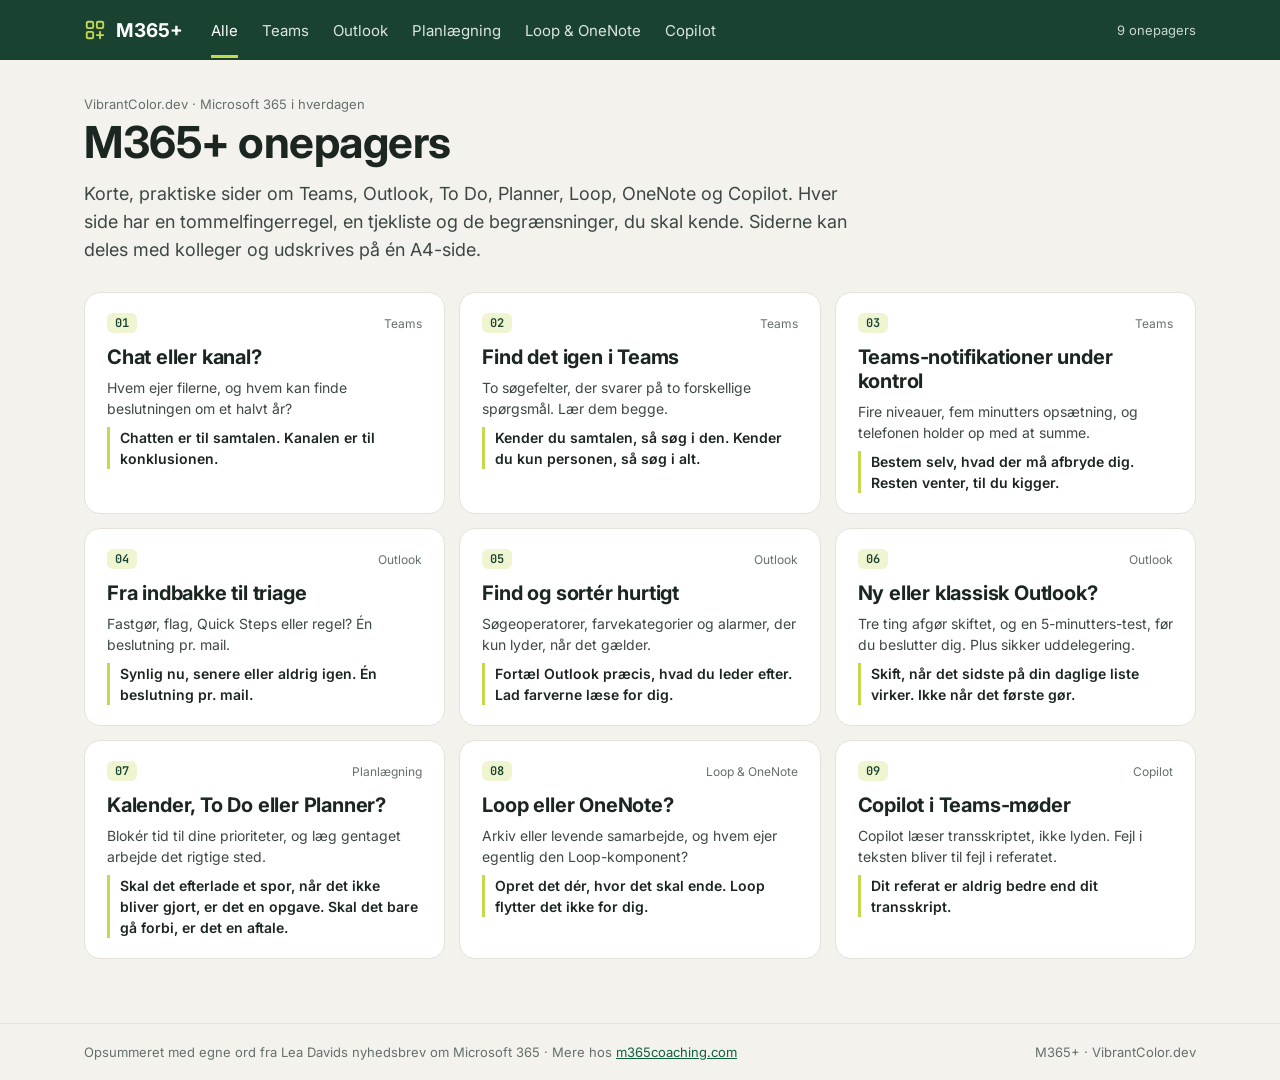
<file: index.html>
<!doctype html>
<html lang="da">
<head>
<meta charset="utf-8"><meta name="viewport" content="width=device-width, initial-scale=1">
<meta name="design-system" content="Limfjord">
<title>M365+ · Microsoft 365 i hverdagen</title>
<link rel="preconnect" href="https://fonts.googleapis.com">
<link href="https://fonts.googleapis.com/css2?family=Inter:wght@400;500;600;700&family=JetBrains+Mono:wght@500;600&display=swap" rel="stylesheet">
<style>
/* Limfjord — værdierne følger limfjord/tokens.json */
:root{--forest:#1a4231;--forest-deep:#12291f;--green:#18805c;--lime:#c6d94e;--bg:#f3f2ed;--card:#fff;
--border:#e4e2d9;--rule:#e8e6de;--ink:#1c2621;--ink-2:#3d4842;--sec:#66706a;--mono:'JetBrains Mono',Consolas,monospace}
*{box-sizing:border-box}
body{margin:0;background:var(--bg);color:var(--ink);font-family:Inter,'Segoe UI',Roboto,system-ui,sans-serif}
a{color:#11603f}a:hover{color:#0b4a30}
.wrap{max-width:1160px;margin:0 auto;padding:0 24px}
.card{background:var(--card);border:1px solid var(--border);border-radius:16px;padding:22px}
.muted{color:var(--sec)} .mono{font-family:var(--mono);font-size:.92em}
header{background:var(--forest);color:#fff}
nav{min-height:60px;display:flex;flex-wrap:wrap;align-items:center;gap:8px 28px}
.brand{color:#fff;text-decoration:none;font-size:19px;font-weight:700;display:flex;align-items:center;gap:10px;padding:14px 0}
.brand:hover{color:#fff}
.tabs{display:flex;flex-wrap:wrap;gap:4px 24px;font-size:15px;flex:1 1 auto}
.tabs a{color:#dbe6df;text-decoration:none;padding:18px 0 15px;border-bottom:3px solid transparent}
.tabs a.on,.tabs a:hover{color:#fff}.tabs a.on{border-bottom-color:var(--lime)}
.stamp{font-size:13px;color:#c9d8cf}
main.wrap{padding-top:36px;padding-bottom:64px;display:flex;flex-direction:column;gap:28px}
.hero h1{margin:0;font-size:clamp(30px,5vw,44px);line-height:1.1;font-weight:700;letter-spacing:-.5px}
.hero p.lead{margin:14px 0 0;font-size:18px;line-height:1.55;color:var(--ink-2);max-width:780px}
.panel{background:var(--forest);color:#fff;border-radius:18px;padding:26px 28px}
.panel h2{margin:0;font-size:13px;font-weight:600;letter-spacing:.6px;text-transform:uppercase;color:var(--lime)}
.sig{display:grid;grid-template-columns:minmax(0,1.3fr) minmax(0,1fr);gap:28px;margin-top:14px}
@media(max-width:820px){.sig{grid-template-columns:1fr}}
.sig h3{margin:0;font-size:30px;font-weight:700;letter-spacing:-.3px;line-height:1.2}
.sig .sub{margin:8px 0 0;color:#c9d8cf;font-size:15px;line-height:1.5}
.sig ul{margin:18px 0 0;padding:0;list-style:none;display:flex;flex-direction:column;gap:10px}
.sig li{position:relative;padding-left:18px;font-size:15px;line-height:1.5;color:#e7efe9}
.sig li:before{content:"";position:absolute;left:0;top:8px;width:8px;height:8px;border-radius:50%;background:var(--lime)}
.sig .mono{color:#fff}
.ask{background:rgba(255,255,255,.07);border:1px solid rgba(255,255,255,.14);border-radius:14px;padding:20px}
.big{font-size:44px;font-weight:700;line-height:1;margin-top:6px}
.big span{font-size:16px;font-weight:500;color:#c9d8cf}
.route{display:flex;flex-direction:column;gap:8px;margin-top:16px;font-size:14px}
.route div{display:flex;justify-content:space-between;gap:10px;padding:10px 12px;border-radius:10px;background:rgba(255,255,255,.08)}
.route b{white-space:nowrap;text-align:right}
.route .yes b{color:var(--lime)}
.duo{display:grid;grid-template-columns:repeat(auto-fit,minmax(min(300px,100%),1fr));gap:14px}
.mini{background:#fff;border:1px solid var(--border);border-radius:14px;padding:18px 20px;display:flex;gap:14px;align-items:flex-start}
.mini .ic{flex:none;width:40px;height:40px;border-radius:10px;display:grid;place-items:center;background:#eef5d0}
.mini h3{margin:0;font-size:17px;font-weight:600}
.mini p{margin:4px 0 0;font-size:14px;line-height:1.5;color:var(--ink-2)}
.card h2{margin:0 0 4px;font-size:18px;font-weight:600}
.scroll{overflow-x:auto}
.tbl{width:100%;border-collapse:collapse;font-size:14px;min-width:640px;margin-top:10px}
.tbl th{text-align:left;font-size:12px;font-weight:600;color:var(--sec);padding:10px 10px;border-bottom:1px solid var(--border)}
.tbl td{padding:12px 10px;border-bottom:1px solid #efede6;vertical-align:top;line-height:1.45}
.tbl td:first-child{font-weight:600;width:22%}
.tbl tr:last-child td{border-bottom:none}
.tag{display:inline-block;font-size:11px;font-weight:700;padding:2px 8px;border-radius:999px;margin-left:6px;vertical-align:1px;white-space:nowrap}
.tag.ok{background:#e3f1ea;color:#18805c}.tag.warn{background:#fbf1d8;color:#9a6b05}.tag.no{background:#fbe3e8;color:#b8304d}
.grid2{display:grid;grid-template-columns:repeat(auto-fit,minmax(min(340px,100%),1fr));gap:14px}
.check{list-style:none;margin:12px 0 0;padding:0;display:flex;flex-direction:column}
.check li{display:grid;grid-template-columns:26px minmax(0,1fr);gap:10px;padding:11px 0;border-bottom:1px solid var(--rule);font-size:14px;line-height:1.5}
.check li:last-child{border-bottom:none}
.check .n,.check .x{font-family:var(--mono);font-size:12px;font-weight:600;border-radius:6px;height:22px;display:grid;place-items:center}
.check .n{color:var(--forest);background:#eef5d0}
.check .x{color:#9a6b05;background:#fbf1d8}
.check b{font-weight:600}
.tip{display:grid;grid-template-columns:minmax(0,1.2fr) minmax(0,1fr);gap:24px;align-items:start}
@media(max-width:820px){.tip{grid-template-columns:1fr}}
.tip p{margin:8px 0 0;font-size:14px;line-height:1.55;color:var(--ink-2)}
.steps{counter-reset:s;list-style:none;margin:0;padding:0;display:flex;flex-direction:column;gap:8px}
.steps li{counter-increment:s;position:relative;font-size:14px;line-height:1.5;background:var(--bg);border-radius:10px;padding:10px 12px 10px 46px}
.steps li:before{content:counter(s);position:absolute;left:12px;top:10px;width:22px;height:22px;border-radius:50%;background:var(--forest);color:#fff;font-size:12px;font-weight:700;display:grid;place-items:center}
.kicker{font-size:12px;font-weight:600;letter-spacing:.5px;text-transform:uppercase;color:var(--green)}
.pager{display:flex;justify-content:space-between;gap:12px;flex-wrap:wrap;font-size:14px}
.pager a{text-decoration:none;font-weight:600}
.series{display:grid;grid-template-columns:repeat(auto-fit,minmax(min(330px,100%),1fr));gap:14px}
.op{background:#fff;border:1px solid var(--border);border-radius:16px;padding:20px 22px;text-decoration:none;color:var(--ink);display:flex;flex-direction:column;gap:8px;transition:border-color .15s,transform .15s}
.op:hover{border-color:var(--green);transform:translateY(-2px);color:var(--ink)}
.op .top{display:flex;justify-content:space-between;align-items:center;gap:10px}
.op .nr{font-family:var(--mono);font-size:12px;font-weight:600;color:var(--forest);background:#eef5d0;border-radius:6px;padding:2px 8px}
.op .grp{font-size:12px;color:var(--sec)}
.op h3{margin:4px 0 0;font-size:20px;font-weight:700;letter-spacing:-.2px}
.op p{margin:0;font-size:14px;line-height:1.5;color:var(--ink-2)}
.op .rule{border-left:3px solid var(--lime);padding-left:10px;font-weight:600;color:var(--ink)}
footer{border-top:1px solid var(--border)}
footer .wrap{padding-top:20px;padding-bottom:20px;display:flex;flex-wrap:wrap;justify-content:space-between;gap:8px;font-size:13px;color:var(--sec)}
@media(max-width:600px){.wrap{padding:0 16px}.panel{padding:20px}.card{padding:18px}.stamp{display:none}}
@media print{
  @page{size:A4;margin:10mm}
  html{zoom:var(--pz,.52)}
  body{background:#fff;-webkit-print-color-adjust:exact;print-color-adjust:exact}
  .wrap{max-width:none;padding:0}
  main.wrap{padding-top:16px;padding-bottom:0;gap:14px}
  .card,.mini,.panel,.op{break-inside:avoid}
  .tbl{min-width:0}.pager{display:none}
  nav{min-height:44px}.brand{padding:8px 0}.tabs a{padding:12px 0 9px}
}
</style>
</head>
<body>
<header><nav class="wrap" aria-label="Serie">
  <a class="brand" href="index.html"><svg width="22" height="22" viewBox="0 0 24 24" fill="none" stroke="#c6d94e" stroke-width="2" stroke-linecap="round" stroke-linejoin="round" aria-hidden="true"><rect x="3" y="3" width="7" height="7" rx="1.5"/><rect x="14" y="3" width="7" height="7" rx="1.5"/><rect x="3" y="14" width="7" height="7" rx="1.5"/><path d="M17.5 14v7M14 17.5h7"/></svg> M365+</a>
  <div class="tabs"><a href="index.html" class="on">Alle</a><a href="01-teams-chat-eller-kanal.html">Teams</a><a href="04-outlook-triage.html">Outlook</a><a href="07-kalender-og-tid.html">Planlægning</a><a href="08-loop-eller-onenote.html">Loop &amp; OneNote</a><a href="09-copilot-i-teams-moder.html">Copilot</a></div>
  <span class="stamp">9 onepagers</span>
</nav></header>
<main class="wrap">
<section class="hero" aria-labelledby="hero-title">
    <p class="muted" style="margin:0 0 6px;font-size:13px">VibrantColor.dev · Microsoft 365 i hverdagen</p>
    <h1 id="hero-title">M365+ onepagers</h1>
    <p class="lead">Korte, praktiske sider om Teams, Outlook, To Do, Planner, Loop, OneNote og Copilot. Hver side har en tommelfingerregel, en tjekliste og de begrænsninger, du skal kende. Siderne kan deles med kolleger og udskrives på én A4-side.</p>
  </section>
<section class="series" aria-label="Serien"><a class="op" href="01-teams-chat-eller-kanal.html">
      <div class="top"><span class="nr">01</span><span class="grp">Teams</span></div>
      <h3>Chat eller kanal?</h3>
      <p>Hvem ejer filerne, og hvem kan finde beslutningen om et halvt år?</p>
      <p class="rule">Chatten er til samtalen. Kanalen er til konklusionen.</p>
    </a><a class="op" href="02-teams-find-det-igen.html">
      <div class="top"><span class="nr">02</span><span class="grp">Teams</span></div>
      <h3>Find det igen i Teams</h3>
      <p>To søgefelter, der svarer på to forskellige spørgsmål. Lær dem begge.</p>
      <p class="rule">Kender du samtalen, så søg i den. Kender du kun personen, så søg i alt.</p>
    </a><a class="op" href="03-teams-notifikationer.html">
      <div class="top"><span class="nr">03</span><span class="grp">Teams</span></div>
      <h3>Teams-notifikationer under kontrol</h3>
      <p>Fire niveauer, fem minutters opsætning, og telefonen holder op med at summe.</p>
      <p class="rule">Bestem selv, hvad der må afbryde dig. Resten venter, til du kigger.</p>
    </a><a class="op" href="04-outlook-triage.html">
      <div class="top"><span class="nr">04</span><span class="grp">Outlook</span></div>
      <h3>Fra indbakke til triage</h3>
      <p>Fastgør, flag, Quick Steps eller regel? Én beslutning pr. mail.</p>
      <p class="rule">Synlig nu, senere eller aldrig igen. Én beslutning pr. mail.</p>
    </a><a class="op" href="05-outlook-find-og-sorter.html">
      <div class="top"><span class="nr">05</span><span class="grp">Outlook</span></div>
      <h3>Find og sortér hurtigt</h3>
      <p>Søgeoperatorer, farvekategorier og alarmer, der kun lyder, når det gælder.</p>
      <p class="rule">Fortæl Outlook præcis, hvad du leder efter. Lad farverne læse for dig.</p>
    </a><a class="op" href="06-ny-eller-klassisk-outlook.html">
      <div class="top"><span class="nr">06</span><span class="grp">Outlook</span></div>
      <h3>Ny eller klassisk Outlook?</h3>
      <p>Tre ting afgør skiftet, og en 5-minutters-test, før du beslutter dig. Plus sikker uddelegering.</p>
      <p class="rule">Skift, når det sidste på din daglige liste virker. Ikke når det første gør.</p>
    </a><a class="op" href="07-kalender-og-tid.html">
      <div class="top"><span class="nr">07</span><span class="grp">Planlægning</span></div>
      <h3>Kalender, To Do eller Planner?</h3>
      <p>Blokér tid til dine prioriteter, og læg gentaget arbejde det rigtige sted.</p>
      <p class="rule">Skal det efterlade et spor, når det ikke bliver gjort, er det en opgave. Skal det bare gå forbi, er det en aftale.</p>
    </a><a class="op" href="08-loop-eller-onenote.html">
      <div class="top"><span class="nr">08</span><span class="grp">Loop &amp; OneNote</span></div>
      <h3>Loop eller OneNote?</h3>
      <p>Arkiv eller levende samarbejde, og hvem ejer egentlig den Loop-komponent?</p>
      <p class="rule">Opret det dér, hvor det skal ende. Loop flytter det ikke for dig.</p>
    </a><a class="op" href="09-copilot-i-teams-moder.html">
      <div class="top"><span class="nr">09</span><span class="grp">Copilot</span></div>
      <h3>Copilot i Teams-møder</h3>
      <p>Copilot læser transskriptet, ikke lyden. Fejl i teksten bliver til fejl i referatet.</p>
      <p class="rule">Dit referat er aldrig bedre end dit transskript.</p>
    </a></section>
</main>
<footer><div class="wrap">
  <span>Opsummeret med egne ord fra Lea Davids nyhedsbrev om Microsoft 365 · Mere hos <a href="https://m365coaching.com">m365coaching.com</a></span>
  <span>M365+ · VibrantColor.dev</span>
</div></footer>
</body>
</html>
</file>
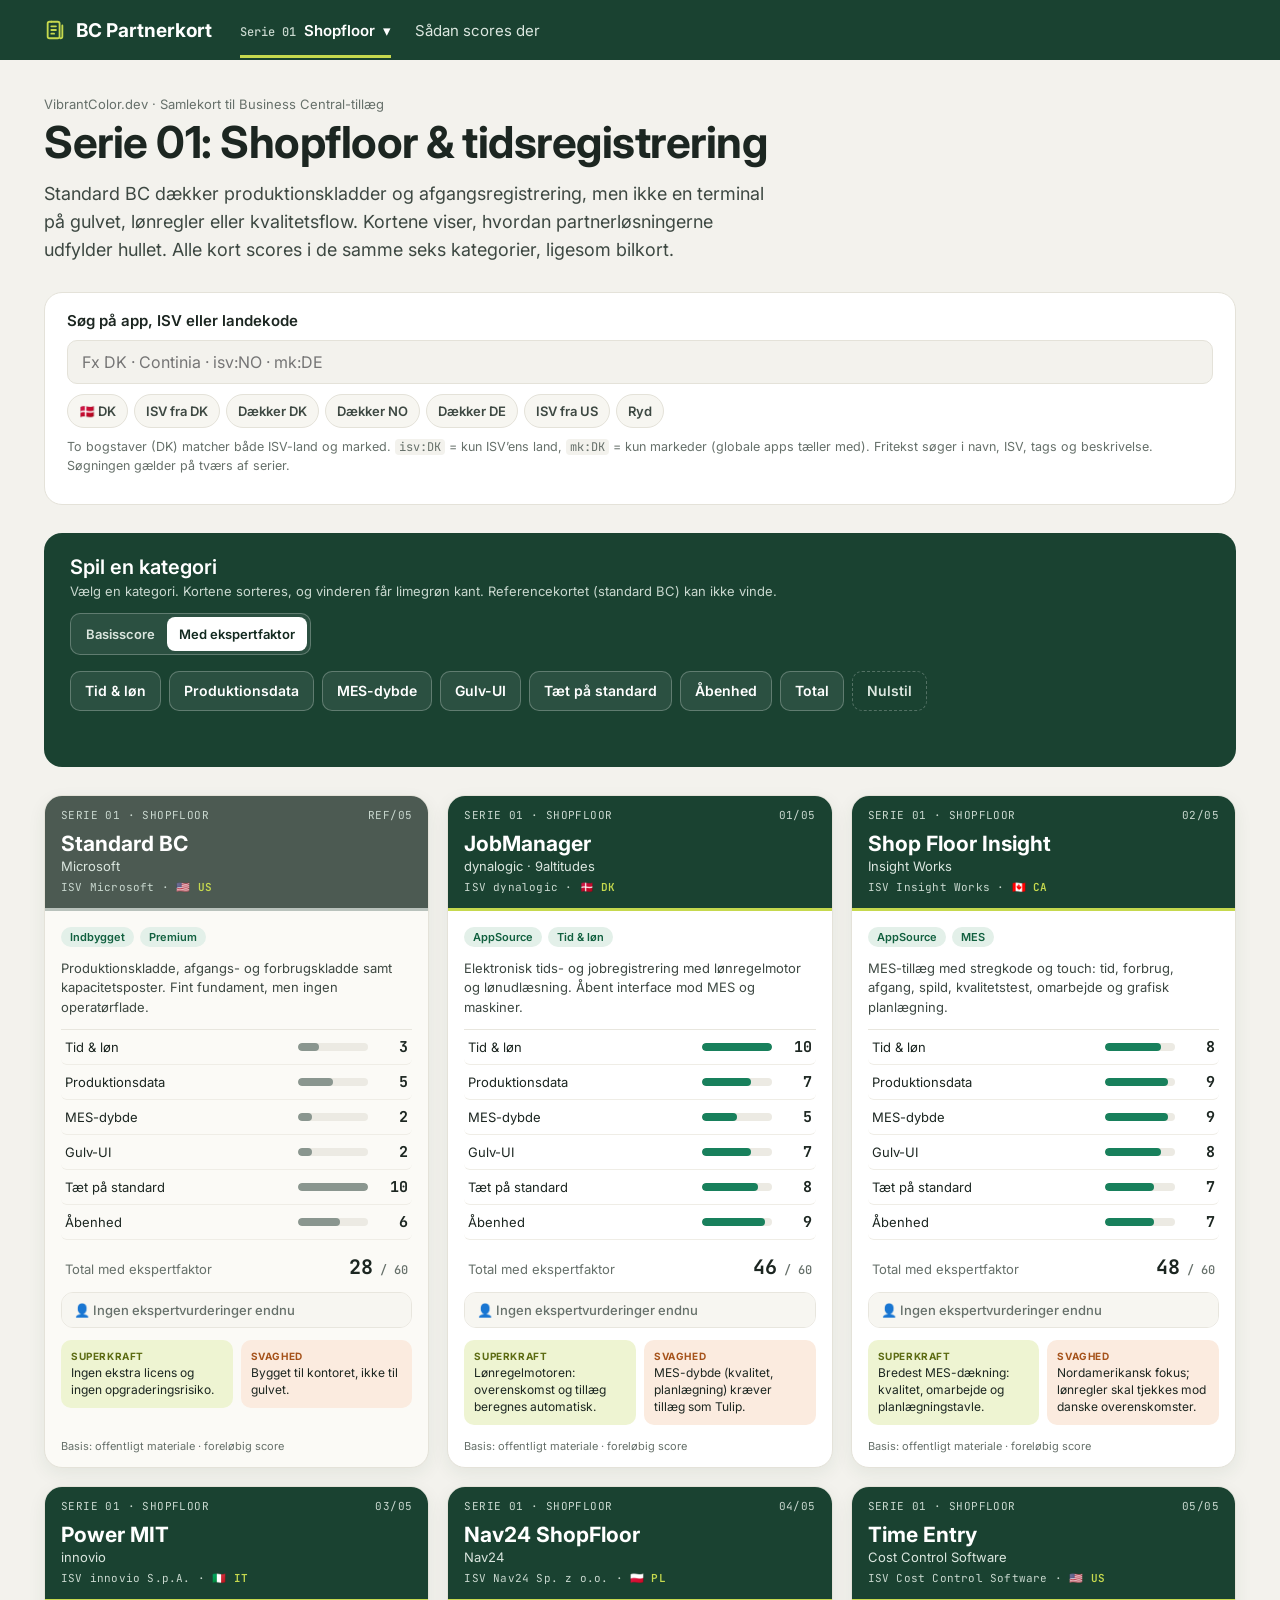
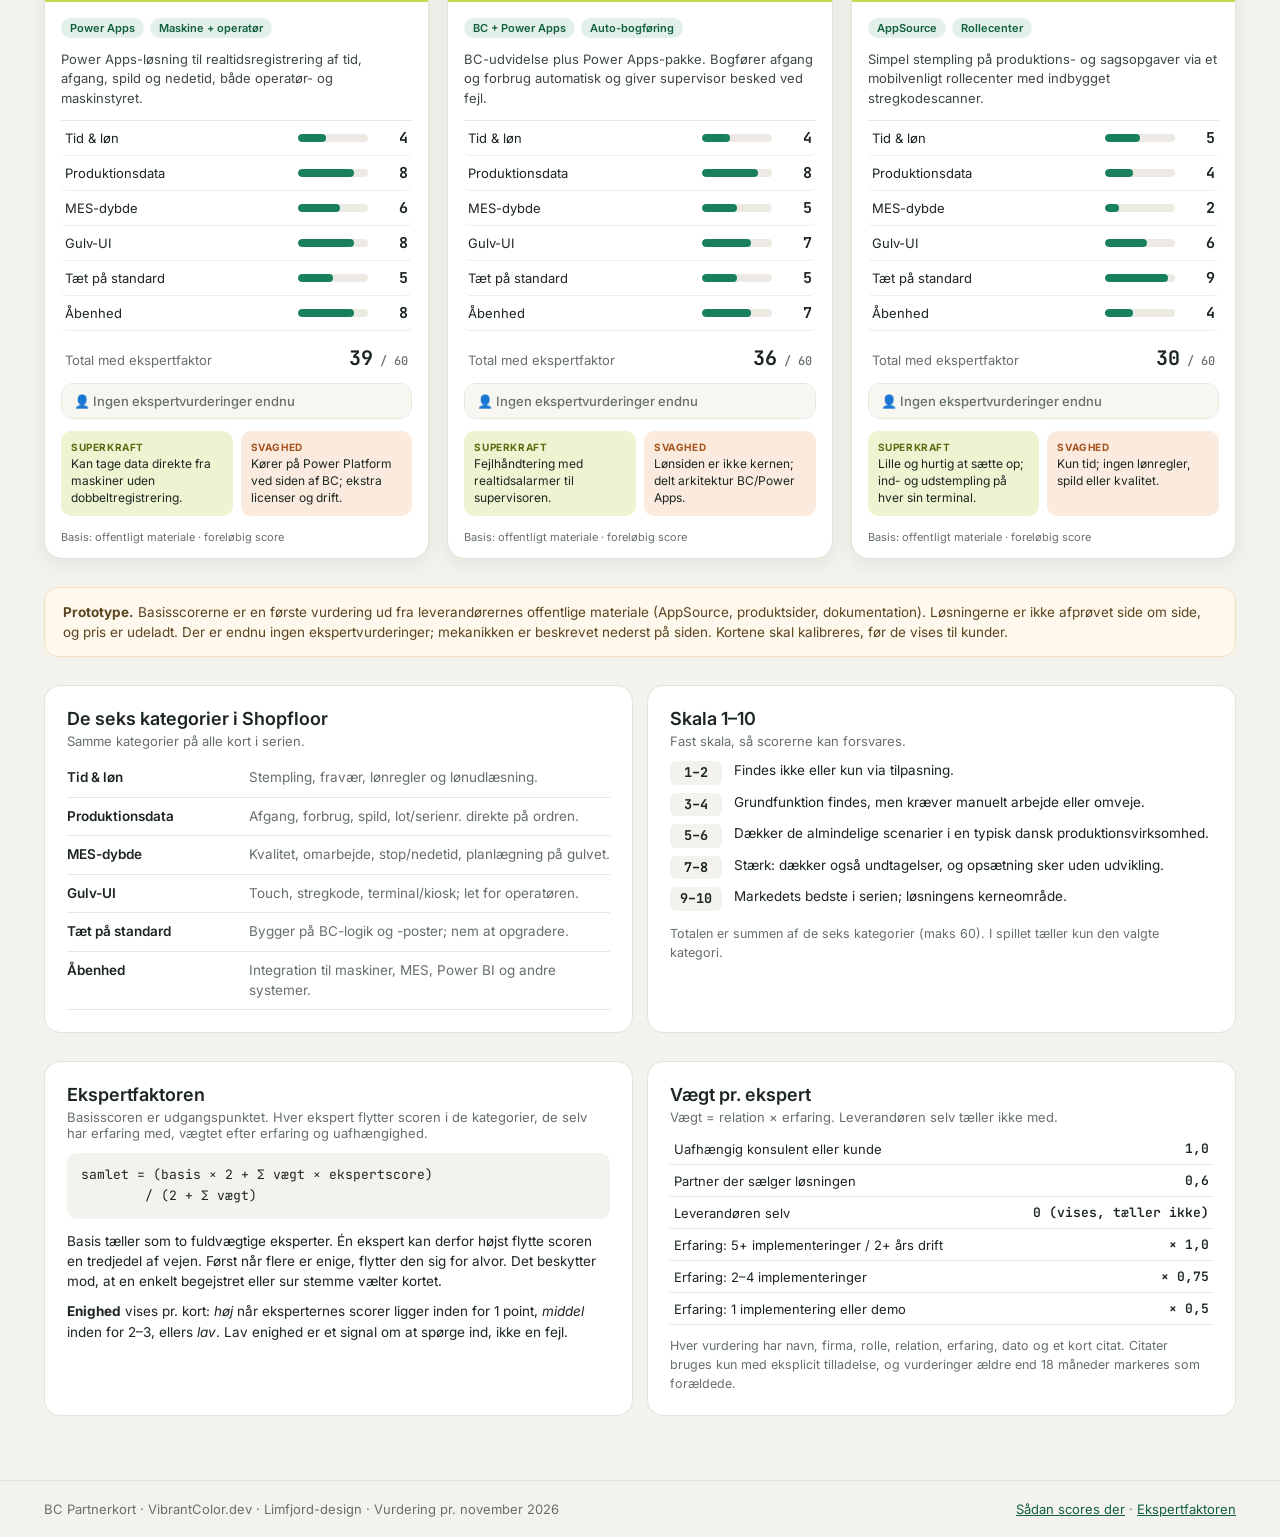
<file: partnerkort/index.html>
<!DOCTYPE html>
<html lang="da">
<head>
<meta charset="utf-8">
<meta name="viewport" content="width=device-width, initial-scale=1">
<meta name="design-system" content="Limfjord">
<title>BC Partnerkort · Serie 01 Shopfloor</title>
<link rel="preconnect" href="https://fonts.googleapis.com">
<link href="https://fonts.googleapis.com/css2?family=Inter:wght@400;500;600;700&family=JetBrains+Mono:wght@500;600;700&display=swap" rel="stylesheet">
<style>
  /* Limfjord — værdierne følger ../limfjord/tokens.json */
  :root{
    --forest:#1a4231; --forest-deep:#12291f; --green:#18805c; --lime:#c6d94e;
    --bg:#f3f2ed; --card:#fff; --border:#e4e2d9; --rule:#e8e6de;
    --ink:#1c2621; --ink-2:#3d4842; --sec:#66706a; --warn:#e5843a;
    --mono:'JetBrains Mono',Consolas,monospace;
  }
  *{box-sizing:border-box}
  body{margin:0;background:var(--bg);color:var(--ink);font-family:Inter,'Segoe UI',Roboto,system-ui,sans-serif}
  a{color:#11603f}
  .wrap{max-width:1240px;margin:0 auto;padding:0 24px}
  .muted{color:var(--sec)}
  .pill{font-size:11px;font-weight:600;padding:3px 9px;border-radius:999px;white-space:nowrap}
  header{background:var(--forest);color:#fff}
  nav{min-height:60px;display:flex;flex-wrap:wrap;align-items:center;gap:8px 28px}
  .brand{color:#fff;text-decoration:none;font-size:19px;font-weight:700;display:flex;align-items:center;gap:10px;padding:14px 0}
  .tabs{display:flex;flex-wrap:wrap;gap:4px 24px;font-size:15px;flex:1 1 auto}
  .tabs a{color:#dbe6df;text-decoration:none;padding:18px 0 15px;border-bottom:3px solid transparent}
  .tabs a.on,.tabs a:hover{color:#fff} .tabs a.on{border-bottom-color:var(--lime)}
  .smenu{position:relative}
  .smenu summary{list-style:none;cursor:pointer;color:#fff;font-weight:600;padding:18px 0 15px;border-bottom:3px solid var(--lime);display:flex;gap:8px;align-items:baseline}
  .smenu summary::-webkit-details-marker{display:none}
  .muted-l{color:#c9d8cf;font-family:var(--mono);font-size:12px;font-weight:500}
  .smenu-panel{position:absolute;z-index:20;top:100%;left:0;margin-top:6px;background:#fff;color:var(--ink);border:1px solid var(--border);border-radius:14px;box-shadow:0 16px 40px rgba(18,41,31,.25);padding:14px;display:grid;grid-template-columns:repeat(2,minmax(200px,1fr));gap:6px 18px;width:min(560px,calc(100vw - 48px))}
  .sgrp-h{font-size:11px;font-weight:700;letter-spacing:.6px;text-transform:uppercase;color:var(--sec);margin:6px 0 4px}
  .smenu-panel a{display:flex;gap:10px;align-items:baseline;color:var(--ink);text-decoration:none;padding:7px 8px;border-radius:8px;font-size:14px;border:0}
  .smenu-panel a span{font-family:var(--mono);font-size:12px;color:var(--sec);width:20px}
  .tabs .smenu-panel a:hover{background:var(--bg);color:var(--ink)} .tabs .smenu-panel a.on{background:#eef4d2;font-weight:600;color:var(--ink);border:0}
  .tabs a.navlink{color:#dbe6df}
  @media (max-width:600px){.smenu-panel{grid-template-columns:1fr;max-height:70vh;overflow:auto}}
  main.wrap{padding-top:36px;padding-bottom:64px;display:flex;flex-direction:column;gap:28px}
  .hero h1{margin:0;font-size:clamp(30px,5vw,44px);line-height:1.1;font-weight:700;letter-spacing:-.5px}
  .hero p.lead{margin:14px 0 0;font-size:18px;line-height:1.55;color:var(--ink-2);max-width:720px}
  .panel{background:var(--forest);color:#fff;border-radius:18px;padding:22px 26px}
  .panel h2{margin:0;font-size:20px;font-weight:600}
  .panel p{margin:4px 0 0;font-size:13px;color:#c9d8cf}
  .play{display:flex;flex-wrap:wrap;gap:8px;margin-top:16px}
  .play button{font:inherit;font-size:14px;font-weight:600;min-height:40px;padding:8px 14px;border-radius:10px;border:1px solid rgba(255,255,255,.25);background:rgba(255,255,255,.08);color:#fff;cursor:pointer}
  .play button:hover{background:rgba(255,255,255,.16)}
  .play button.on{background:var(--lime);color:var(--forest-deep);border-color:var(--lime)}
  .play button.reset{background:transparent;border-style:dashed;color:#dbe6df}
  .result{margin-top:14px;font-size:14px;color:#e8f0eb;min-height:20px}
  .result b{color:var(--lime)}

  .deck{display:grid;grid-template-columns:repeat(auto-fill,minmax(285px,1fr));gap:18px}
  .tc{background:var(--card);border:1px solid var(--border);border-radius:18px;overflow:hidden;display:flex;flex-direction:column;
      box-shadow:0 6px 18px rgba(26,66,49,.07);transition:transform .25s, box-shadow .25s, border-color .25s}
  .tc.win{border:2px solid var(--lime);box-shadow:0 0 0 4px rgba(198,217,78,.35),0 12px 28px rgba(26,66,49,.18);transform:translateY(-4px)}
  .tc.ref{background:#fbfaf6}
  .top{background:var(--forest);color:#fff;padding:12px 16px 14px;position:relative;border-bottom:3px solid var(--lime)}
  .tc.ref .top{background:#4c5a52;border-bottom-color:#b9c2bc}
  .series{display:flex;justify-content:space-between;font-family:var(--mono);font-size:11px;color:#c9d8cf;letter-spacing:.4px}
  .tc h3{margin:10px 0 2px;font-size:21px;font-weight:700;line-height:1.15}
  .vendor{font-size:13px;color:#dbe6df}
  .crown{position:absolute;right:12px;bottom:-14px;background:var(--lime);color:var(--forest-deep);font-weight:700;font-size:12px;padding:4px 10px;border-radius:999px;display:none}
  .tc.win .crown{display:block}
  .body{padding:16px 16px 14px;display:flex;flex-direction:column;gap:12px;flex:1}
  .tags{display:flex;flex-wrap:wrap;gap:6px}
  .desc{margin:0;font-size:13px;line-height:1.5;color:var(--ink-2)}
  .stats{display:flex;flex-direction:column;border-top:1px solid var(--rule)}
  .st{display:grid;grid-template-columns:1fr 70px 30px;gap:10px;align-items:center;padding:7px 4px;border-bottom:1px solid #efede6;font-size:13px;border-radius:6px}
  .st.hl{background:#f2f6dc}
  .st .n{font-family:var(--mono);font-weight:700;text-align:right;font-size:15px}
  .bar{height:8px;border-radius:4px;background:#eceae3;overflow:hidden}
  .bar i{display:block;height:8px;border-radius:4px;background:var(--green)}
  .tc.ref .bar i{background:#8a968f}
  .total{display:flex;justify-content:space-between;align-items:baseline;font-size:13px;padding:2px 4px 0}
  .total b{font-family:var(--mono);font-size:20px}
  .sw{display:grid;grid-template-columns:1fr 1fr;gap:8px}
  .sw div{border-radius:10px;padding:9px 10px;font-size:12px;line-height:1.4}
  .sw .up{background:#eef4d2} .sw .dn{background:#fbebdf}
  .sw b{display:block;font-size:10px;letter-spacing:.6px;text-transform:uppercase;margin-bottom:2px}
  .sw .up b{color:#5c6b12} .sw .dn b{color:#a5521a}
  .foot{font-size:11px;color:var(--sec);padding:0 16px 14px}
  .bar{position:relative}
  .bar u{position:absolute;top:-2px;width:2px;height:12px;background:var(--forest-deep);border-radius:1px}
  .st .n small{display:block;font-size:10px;font-weight:600;line-height:1}
  .st .n small.p{color:#18805c} .st .n small.m{color:#a5521a}
  .xp{border:1px solid var(--rule);border-radius:12px;overflow:hidden}
  .xp summary{list-style:none;cursor:pointer;display:flex;justify-content:space-between;align-items:center;gap:8px;padding:9px 12px;font-size:13px;font-weight:600;background:#f7f6f1}
  .xp summary::-webkit-details-marker{display:none}
  .xp summary .agree{font-weight:500;font-size:12px;color:var(--sec)}
  .xp .q{padding:10px 12px;border-top:1px solid #efede6;font-size:12.5px;line-height:1.45}
  .xp .q .who{font-weight:600;font-size:12px}
  .xp .q .meta{font-size:11px;color:var(--sec);margin:1px 0 6px}
  .xp .q blockquote{margin:0 0 6px;padding-left:10px;border-left:3px solid var(--lime);color:var(--ink-2)}
  .xp .q .sc{font-family:var(--mono);font-size:11px;color:var(--sec)}
  .xp.none summary{color:var(--sec);font-weight:500;cursor:default}
  .ex{background:#fbebdf;color:#a5521a;font-size:10px;font-weight:700;padding:1px 6px;border-radius:999px;letter-spacing:.4px}
  .mode{display:inline-flex;background:rgba(255,255,255,.08);border:1px solid rgba(255,255,255,.25);border-radius:10px;padding:3px;margin-top:14px}
  .mode button{font:inherit;font-size:13px;font-weight:600;border:0;background:transparent;color:#dbe6df;padding:7px 12px;border-radius:8px;cursor:pointer;min-height:34px}
  .mode button.on{background:#fff;color:var(--forest-deep)}
  .formula{font-family:var(--mono);font-size:13px;background:var(--bg);border-radius:10px;padding:12px 14px;margin:12px 0;line-height:1.6}
  table.w{width:100%;border-collapse:collapse;font-size:13px;margin-top:8px}
  table.w td{padding:7px 4px;border-bottom:1px solid var(--rule)} table.w td:last-child{text-align:right;font-family:var(--mono);font-weight:600}

  .isv{font-family:var(--mono);font-size:11px;color:#c9d8cf;margin-top:6px;letter-spacing:.2px}
  .isv b{color:var(--lime);font-weight:600}
  .mk{display:flex;flex-wrap:wrap;align-items:center;gap:4px;font-size:11px}
  .mk .muted{margin-right:2px}
  .mk code{font-family:var(--mono);font-size:10.5px;font-weight:600;background:var(--bg);border:1px solid var(--rule);border-radius:5px;padding:1px 5px}
  .search{background:#fff;border:1px solid var(--border);border-radius:18px;padding:18px 22px;display:flex;flex-direction:column;gap:10px}
  .search label{font-weight:600;font-size:15px}
  .search input{font:inherit;font-size:16px;padding:11px 14px;border:1px solid var(--border);border-radius:10px;background:var(--bg);color:var(--ink);width:100%}
  .search input:focus{outline:2px solid var(--lime);border-color:var(--forest)}
  .qchips{display:flex;flex-wrap:wrap;gap:6px}
  .qchips button{font:inherit;font-size:13px;font-weight:600;min-height:34px;padding:5px 11px;border-radius:999px;border:1px solid var(--border);background:#f7f6f1;color:var(--ink-2);cursor:pointer}
  .qchips button:hover{border-color:var(--forest)}
  .qhelp{margin:0;font-size:12.5px;line-height:1.5}
  .qhelp code{font-family:var(--mono);font-size:12px;background:var(--bg);padding:0 4px;border-radius:4px}
  .hits{font-size:13px;line-height:1.9;color:var(--ink-2)}
  .hits a{display:inline-block;margin-right:10px;text-decoration:none;border-bottom:1px solid #b9d3c4}
  .hits .cc{font-family:var(--mono);font-size:11px;color:var(--sec)}
  .empty{grid-column:1/-1;margin:0;padding:22px;background:#fff;border:1px dashed var(--border);border-radius:14px;color:var(--sec)}

  .grid2{display:grid;grid-template-columns:repeat(auto-fit,minmax(340px,1fr));gap:14px}
  .card{background:#fff;border:1px solid var(--border);border-radius:16px;padding:22px}
  .card h2{margin:0 0 4px;font-size:18px;font-weight:600}
  .kv{display:grid;grid-template-columns:170px 1fr;gap:12px;padding:9px 0;border-bottom:1px solid var(--rule);font-size:13.5px;line-height:1.45}
  .kv b{font-weight:600}
  .scale{display:flex;flex-direction:column;gap:8px;margin-top:12px}
  .scale div{display:flex;gap:12px;font-size:13.5px;line-height:1.45}
  .scale span{flex:none;width:52px;font-family:var(--mono);font-weight:700;background:var(--bg);border-radius:6px;text-align:center;padding:2px 0;height:fit-content}
  .note{background:#fff8ec;border:1px solid #f1dfc0;border-radius:14px;padding:14px 18px;font-size:13.5px;line-height:1.5;color:#5b4520}
  footer{border-top:1px solid var(--border)}
  footer .wrap{padding-top:20px;padding-bottom:20px;display:flex;flex-wrap:wrap;justify-content:space-between;gap:8px;font-size:13px;color:var(--sec)}
</style>
</head>
<body>
<header>
  <nav class="wrap" aria-label="Hovedmenu">
    <a class="brand" href="#top">
      <svg width="22" height="22" viewBox="0 0 24 24" fill="none" stroke="#c6d94e" stroke-width="2" stroke-linecap="round" stroke-linejoin="round" aria-hidden="true"><rect x="4" y="3" width="13" height="18" rx="2"/><path d="M8 3v0M20 7v12a2 2 0 0 1-2 2"/><path d="M8 8h5M8 12h5M8 16h3"/></svg>
      BC Partnerkort
    </a>
    <div class="tabs" id="tabs"></div>
  </nav>
</header>

<main id="top" class="wrap">
  <section class="hero">
    <p class="muted" style="margin:0 0 6px;font-size:13px">VibrantColor.dev · Samlekort til Business Central-tillæg</p>
    <h1 id="s-title"></h1>
    <p class="lead" id="s-lead"></p>
  </section>

  <section class="search" aria-labelledby="q-label">
    <label id="q-label" for="q">Søg på app, ISV eller landekode</label>
    <input id="q" type="search" autocomplete="off" spellcheck="false" placeholder="Fx DK · Continia · isv:NO · mk:DE">
    <div class="qchips" id="qchips" aria-label="Hurtigsøgninger">
      <button type="button" data-q="DK">🇩🇰 DK</button>
      <button type="button" data-q="isv:DK">ISV fra DK</button>
      <button type="button" data-q="mk:DK">Dækker DK</button>
      <button type="button" data-q="mk:NO">Dækker NO</button>
      <button type="button" data-q="mk:DE">Dækker DE</button>
      <button type="button" data-q="isv:US">ISV fra US</button>
      <button type="button" data-q="">Ryd</button>
    </div>
    <p class="muted qhelp">To bogstaver (DK) matcher både ISV-land og marked. <code>isv:DK</code> = kun ISV’ens land, <code>mk:DK</code> = kun markeder (globale apps tæller med). Fritekst søger i navn, ISV, tags og beskrivelse. Søgningen gælder på tværs af serier.</p>
    <div class="hits" id="hits" aria-live="polite"></div>
  </section>

  <section class="panel" aria-labelledby="play-title">
    <h2 id="play-title">Spil en kategori</h2>
    <p>Vælg en kategori. Kortene sorteres, og vinderen får limegrøn kant. Referencekortet (standard BC) kan ikke vinde.</p>
    <div class="mode" id="mode" role="group" aria-label="Scoretype">
      <button type="button" data-m="basis">Basisscore</button>
      <button type="button" data-m="xp" class="on">Med ekspertfaktor</button>
    </div>
    <div class="play" id="play"></div>
    <div class="result" id="result" aria-live="polite"></div>
  </section>

  <section class="deck" id="deck" aria-label="Kortene i serien"></section>

  <div class="note"><b>Prototype.</b> Basisscorerne er en første vurdering ud fra leverandørernes offentlige materiale (AppSource, produktsider, dokumentation). Løsningerne er ikke afprøvet side om side, og pris er udeladt. Der er endnu ingen ekspertvurderinger; mekanikken er beskrevet nederst på siden. Kortene skal kalibreres, før de vises til kunder.</div>

  <section id="metode" class="grid2">
    <div class="card">
      <h2>De seks kategorier i <span id="s-short"></span></h2>
      <p class="muted" style="margin:0 0 10px;font-size:13px">Samme kategorier på alle kort i serien.</p>
      <div id="cats"></div>
    </div>
    <div class="card">
      <h2>Skala 1–10</h2>
      <p class="muted" style="margin:0;font-size:13px">Fast skala, så scorerne kan forsvares.</p>
      <div class="scale">
        <div><span>1–2</span><div>Findes ikke eller kun via tilpasning.</div></div>
        <div><span>3–4</span><div>Grundfunktion findes, men kræver manuelt arbejde eller omveje.</div></div>
        <div><span>5–6</span><div>Dækker de almindelige scenarier i en typisk dansk produktionsvirksomhed.</div></div>
        <div><span>7–8</span><div>Stærk: dækker også undtagelser, og opsætning sker uden udvikling.</div></div>
        <div><span>9–10</span><div>Markedets bedste i serien; løsningens kerneområde.</div></div>
      </div>
      <p class="muted" style="margin:14px 0 0;font-size:12.5px;line-height:1.5">Totalen er summen af de seks kategorier (maks 60). I spillet tæller kun den valgte kategori.</p>
    </div>
  </section>

  <section id="ekspert" class="grid2">
    <div class="card">
      <h2>Ekspertfaktoren</h2>
      <p class="muted" style="margin:0;font-size:13px">Basisscoren er udgangspunktet. Hver ekspert flytter scoren i de kategorier, de selv har erfaring med, vægtet efter erfaring og uafhængighed.</p>
      <div class="formula">samlet = (basis × 2 + Σ vægt × ekspertscore)<br>&nbsp;&nbsp;&nbsp;&nbsp;&nbsp;&nbsp;&nbsp;&nbsp;/ (2 + Σ vægt)</div>
      <p style="margin:0;font-size:13.5px;line-height:1.5">Basis tæller som to fuldvægtige eksperter. Én ekspert kan derfor højst flytte scoren en tredjedel af vejen. Først når flere er enige, flytter den sig for alvor. Det beskytter mod, at en enkelt begejstret eller sur stemme vælter kortet.</p>
      <p style="margin:10px 0 0;font-size:13.5px;line-height:1.5"><b>Enighed</b> vises pr. kort: <i>høj</i> når eksperternes scorer ligger inden for 1 point, <i>middel</i> inden for 2–3, ellers <i>lav</i>. Lav enighed er et signal om at spørge ind, ikke en fejl.</p>
    </div>
    <div class="card">
      <h2>Vægt pr. ekspert</h2>
      <p class="muted" style="margin:0;font-size:13px">Vægt = relation × erfaring. Leverandøren selv tæller ikke med.</p>
      <table class="w">
        <tr><td>Uafhængig konsulent eller kunde</td><td>1,0</td></tr>
        <tr><td>Partner der sælger løsningen</td><td>0,6</td></tr>
        <tr><td>Leverandøren selv</td><td>0 (vises, tæller ikke)</td></tr>
        <tr><td>Erfaring: 5+ implementeringer / 2+ års drift</td><td>× 1,0</td></tr>
        <tr><td>Erfaring: 2–4 implementeringer</td><td>× 0,75</td></tr>
        <tr><td>Erfaring: 1 implementering eller demo</td><td>× 0,5</td></tr>
      </table>
      <p class="muted" style="margin:12px 0 0;font-size:12.5px;line-height:1.5">Hver vurdering har navn, firma, rolle, relation, erfaring, dato og et kort citat. Citater bruges kun med eksplicit tilladelse, og vurderinger ældre end 18 måneder markeres som forældede.</p>
    </div>
  </section>
</main>

<footer>
  <div class="wrap">
    <span>BC Partnerkort · VibrantColor.dev · Limfjord-design · Vurdering pr. november 2026</span>
    <span><a href="#metode">Sådan scores der</a> · <a href="#ekspert">Ekspertfaktoren</a></span>
  </div>
</footer>

<script src="app.js"></script>
</body>
</html>
</file>
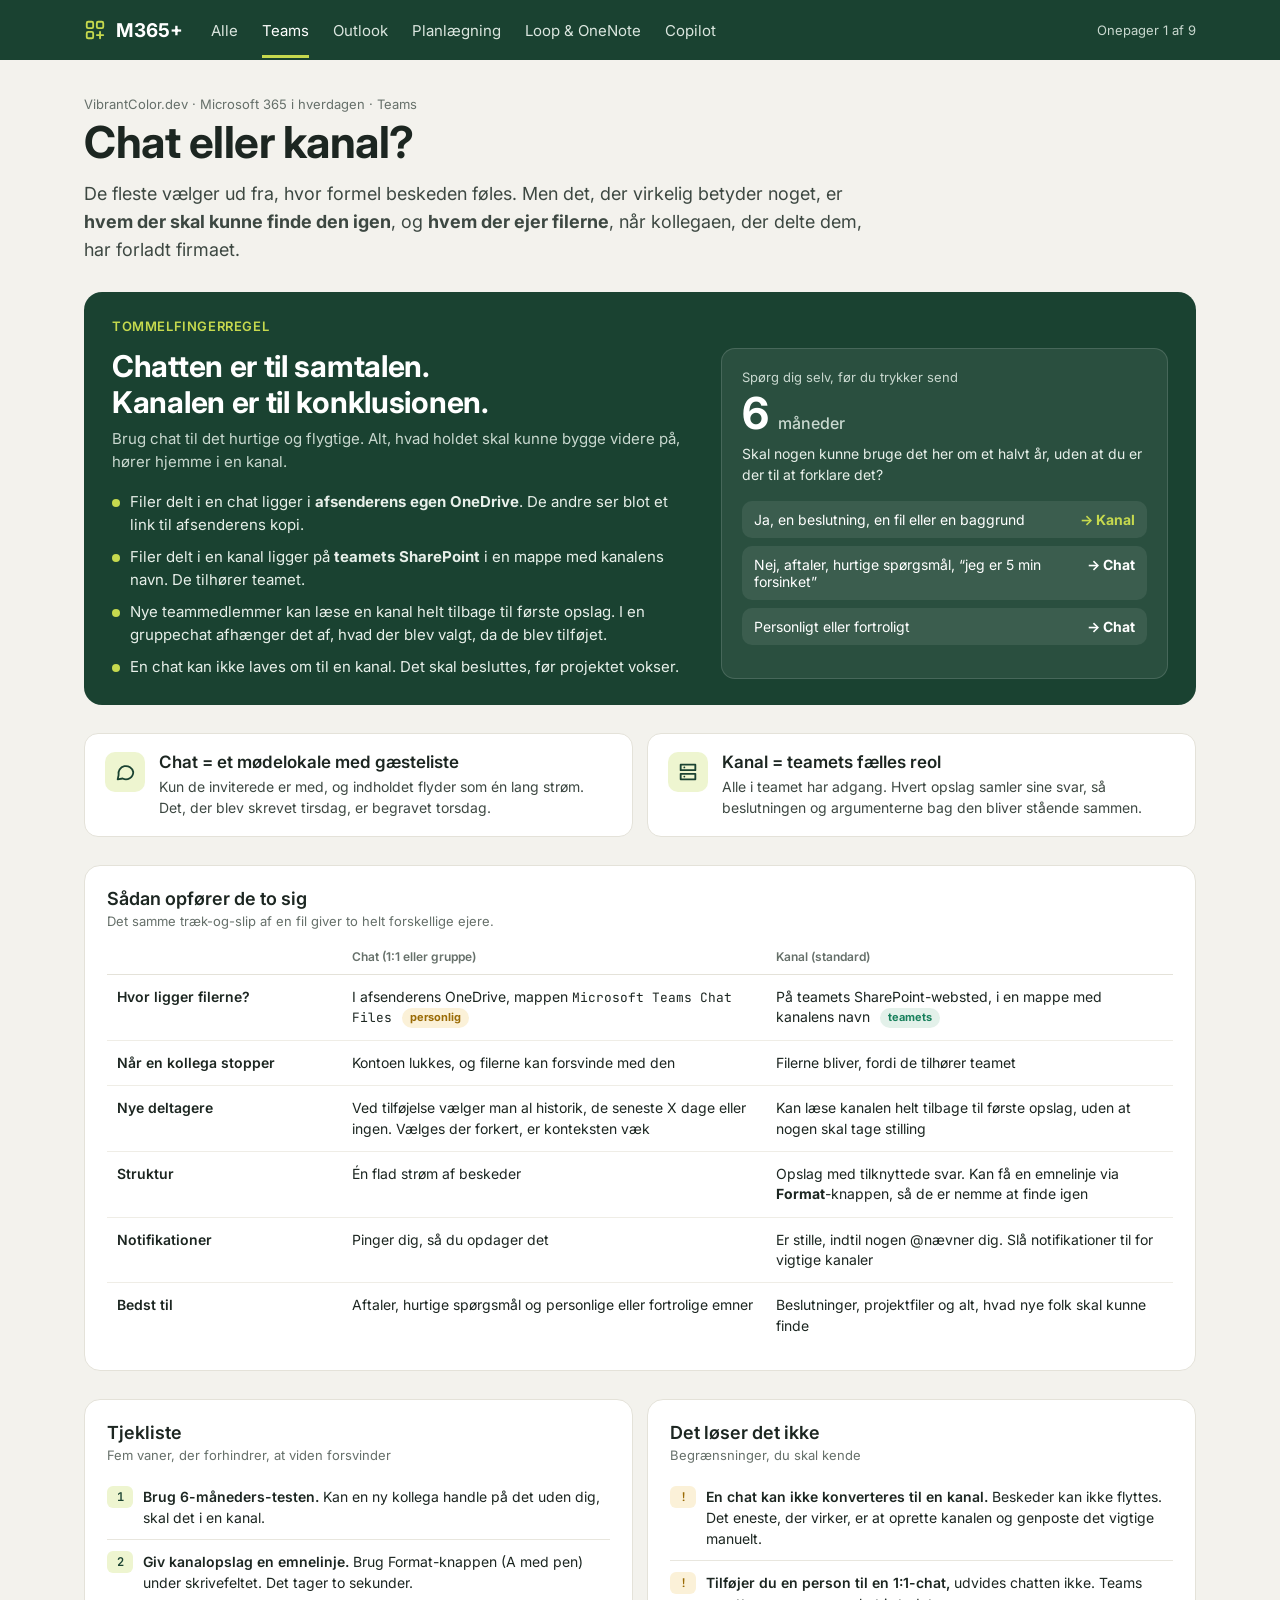
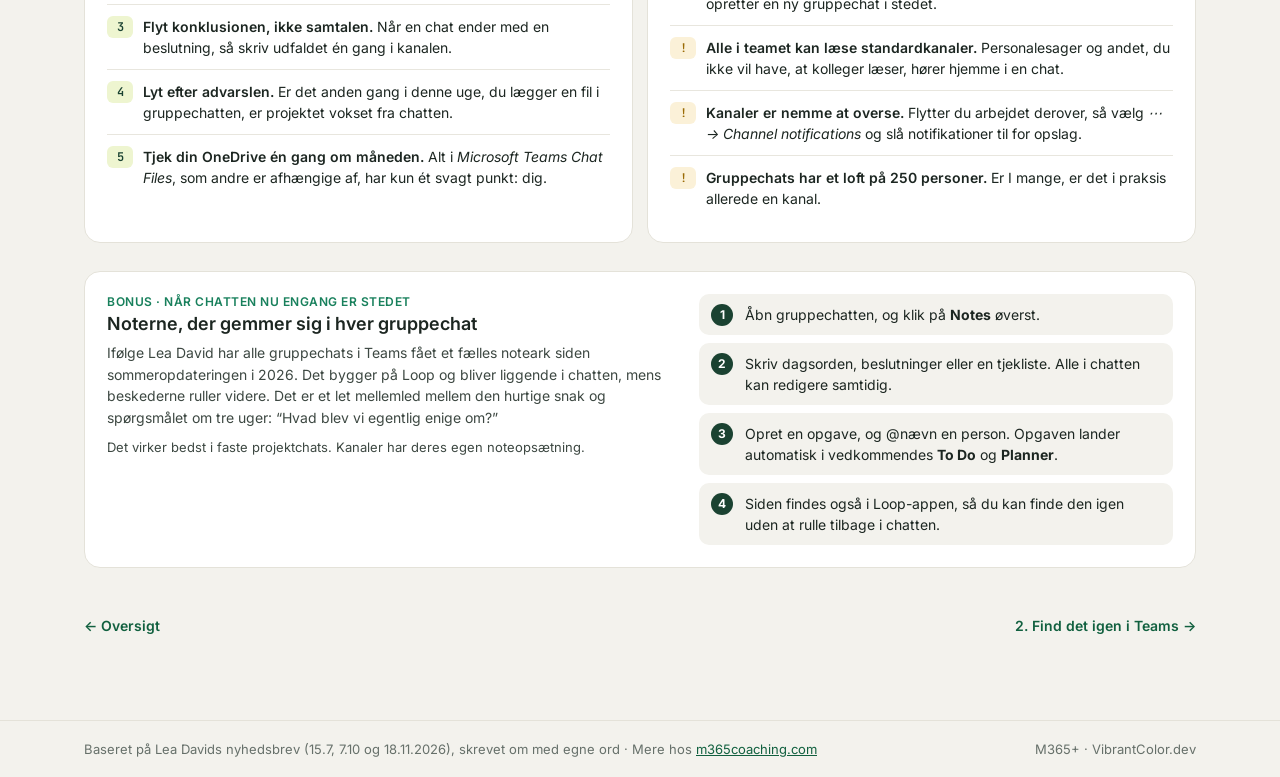
<file: 01-teams-chat-eller-kanal.html>
<!doctype html>
<html lang="da">
<head>
<meta charset="utf-8"><meta name="viewport" content="width=device-width, initial-scale=1">
<meta name="design-system" content="Limfjord">
<title>Chat eller kanal? · M365+ onepager 1</title>
<link rel="preconnect" href="https://fonts.googleapis.com">
<link href="https://fonts.googleapis.com/css2?family=Inter:wght@400;500;600;700&family=JetBrains+Mono:wght@500;600&display=swap" rel="stylesheet">
<style>
/* Limfjord — værdierne følger limfjord/tokens.json */
:root{--forest:#1a4231;--forest-deep:#12291f;--green:#18805c;--lime:#c6d94e;--bg:#f3f2ed;--card:#fff;
--border:#e4e2d9;--rule:#e8e6de;--ink:#1c2621;--ink-2:#3d4842;--sec:#66706a;--mono:'JetBrains Mono',Consolas,monospace}
*{box-sizing:border-box}
body{margin:0;background:var(--bg);color:var(--ink);font-family:Inter,'Segoe UI',Roboto,system-ui,sans-serif}
a{color:#11603f}a:hover{color:#0b4a30}
.wrap{max-width:1160px;margin:0 auto;padding:0 24px}
.card{background:var(--card);border:1px solid var(--border);border-radius:16px;padding:22px}
.muted{color:var(--sec)} .mono{font-family:var(--mono);font-size:.92em}
header{background:var(--forest);color:#fff}
nav{min-height:60px;display:flex;flex-wrap:wrap;align-items:center;gap:8px 28px}
.brand{color:#fff;text-decoration:none;font-size:19px;font-weight:700;display:flex;align-items:center;gap:10px;padding:14px 0}
.brand:hover{color:#fff}
.tabs{display:flex;flex-wrap:wrap;gap:4px 24px;font-size:15px;flex:1 1 auto}
.tabs a{color:#dbe6df;text-decoration:none;padding:18px 0 15px;border-bottom:3px solid transparent}
.tabs a.on,.tabs a:hover{color:#fff}.tabs a.on{border-bottom-color:var(--lime)}
.stamp{font-size:13px;color:#c9d8cf}
main.wrap{padding-top:36px;padding-bottom:64px;display:flex;flex-direction:column;gap:28px}
.hero h1{margin:0;font-size:clamp(30px,5vw,44px);line-height:1.1;font-weight:700;letter-spacing:-.5px}
.hero p.lead{margin:14px 0 0;font-size:18px;line-height:1.55;color:var(--ink-2);max-width:780px}
.panel{background:var(--forest);color:#fff;border-radius:18px;padding:26px 28px}
.panel h2{margin:0;font-size:13px;font-weight:600;letter-spacing:.6px;text-transform:uppercase;color:var(--lime)}
.sig{display:grid;grid-template-columns:minmax(0,1.3fr) minmax(0,1fr);gap:28px;margin-top:14px}
@media(max-width:820px){.sig{grid-template-columns:1fr}}
.sig h3{margin:0;font-size:30px;font-weight:700;letter-spacing:-.3px;line-height:1.2}
.sig .sub{margin:8px 0 0;color:#c9d8cf;font-size:15px;line-height:1.5}
.sig ul{margin:18px 0 0;padding:0;list-style:none;display:flex;flex-direction:column;gap:10px}
.sig li{position:relative;padding-left:18px;font-size:15px;line-height:1.5;color:#e7efe9}
.sig li:before{content:"";position:absolute;left:0;top:8px;width:8px;height:8px;border-radius:50%;background:var(--lime)}
.sig .mono{color:#fff}
.ask{background:rgba(255,255,255,.07);border:1px solid rgba(255,255,255,.14);border-radius:14px;padding:20px}
.big{font-size:44px;font-weight:700;line-height:1;margin-top:6px}
.big span{font-size:16px;font-weight:500;color:#c9d8cf}
.route{display:flex;flex-direction:column;gap:8px;margin-top:16px;font-size:14px}
.route div{display:flex;justify-content:space-between;gap:10px;padding:10px 12px;border-radius:10px;background:rgba(255,255,255,.08)}
.route b{white-space:nowrap;text-align:right}
.route .yes b{color:var(--lime)}
.duo{display:grid;grid-template-columns:repeat(auto-fit,minmax(min(300px,100%),1fr));gap:14px}
.mini{background:#fff;border:1px solid var(--border);border-radius:14px;padding:18px 20px;display:flex;gap:14px;align-items:flex-start}
.mini .ic{flex:none;width:40px;height:40px;border-radius:10px;display:grid;place-items:center;background:#eef5d0}
.mini h3{margin:0;font-size:17px;font-weight:600}
.mini p{margin:4px 0 0;font-size:14px;line-height:1.5;color:var(--ink-2)}
.card h2{margin:0 0 4px;font-size:18px;font-weight:600}
.scroll{overflow-x:auto}
.tbl{width:100%;border-collapse:collapse;font-size:14px;min-width:640px;margin-top:10px}
.tbl th{text-align:left;font-size:12px;font-weight:600;color:var(--sec);padding:10px 10px;border-bottom:1px solid var(--border)}
.tbl td{padding:12px 10px;border-bottom:1px solid #efede6;vertical-align:top;line-height:1.45}
.tbl td:first-child{font-weight:600;width:22%}
.tbl tr:last-child td{border-bottom:none}
.tag{display:inline-block;font-size:11px;font-weight:700;padding:2px 8px;border-radius:999px;margin-left:6px;vertical-align:1px;white-space:nowrap}
.tag.ok{background:#e3f1ea;color:#18805c}.tag.warn{background:#fbf1d8;color:#9a6b05}.tag.no{background:#fbe3e8;color:#b8304d}
.grid2{display:grid;grid-template-columns:repeat(auto-fit,minmax(min(340px,100%),1fr));gap:14px}
.check{list-style:none;margin:12px 0 0;padding:0;display:flex;flex-direction:column}
.check li{display:grid;grid-template-columns:26px minmax(0,1fr);gap:10px;padding:11px 0;border-bottom:1px solid var(--rule);font-size:14px;line-height:1.5}
.check li:last-child{border-bottom:none}
.check .n,.check .x{font-family:var(--mono);font-size:12px;font-weight:600;border-radius:6px;height:22px;display:grid;place-items:center}
.check .n{color:var(--forest);background:#eef5d0}
.check .x{color:#9a6b05;background:#fbf1d8}
.check b{font-weight:600}
.tip{display:grid;grid-template-columns:minmax(0,1.2fr) minmax(0,1fr);gap:24px;align-items:start}
@media(max-width:820px){.tip{grid-template-columns:1fr}}
.tip p{margin:8px 0 0;font-size:14px;line-height:1.55;color:var(--ink-2)}
.steps{counter-reset:s;list-style:none;margin:0;padding:0;display:flex;flex-direction:column;gap:8px}
.steps li{counter-increment:s;position:relative;font-size:14px;line-height:1.5;background:var(--bg);border-radius:10px;padding:10px 12px 10px 46px}
.steps li:before{content:counter(s);position:absolute;left:12px;top:10px;width:22px;height:22px;border-radius:50%;background:var(--forest);color:#fff;font-size:12px;font-weight:700;display:grid;place-items:center}
.kicker{font-size:12px;font-weight:600;letter-spacing:.5px;text-transform:uppercase;color:var(--green)}
.pager{display:flex;justify-content:space-between;gap:12px;flex-wrap:wrap;font-size:14px}
.pager a{text-decoration:none;font-weight:600}
.series{display:grid;grid-template-columns:repeat(auto-fit,minmax(min(330px,100%),1fr));gap:14px}
.op{background:#fff;border:1px solid var(--border);border-radius:16px;padding:20px 22px;text-decoration:none;color:var(--ink);display:flex;flex-direction:column;gap:8px;transition:border-color .15s,transform .15s}
.op:hover{border-color:var(--green);transform:translateY(-2px);color:var(--ink)}
.op .top{display:flex;justify-content:space-between;align-items:center;gap:10px}
.op .nr{font-family:var(--mono);font-size:12px;font-weight:600;color:var(--forest);background:#eef5d0;border-radius:6px;padding:2px 8px}
.op .grp{font-size:12px;color:var(--sec)}
.op h3{margin:4px 0 0;font-size:20px;font-weight:700;letter-spacing:-.2px}
.op p{margin:0;font-size:14px;line-height:1.5;color:var(--ink-2)}
.op .rule{border-left:3px solid var(--lime);padding-left:10px;font-weight:600;color:var(--ink)}
footer{border-top:1px solid var(--border)}
footer .wrap{padding-top:20px;padding-bottom:20px;display:flex;flex-wrap:wrap;justify-content:space-between;gap:8px;font-size:13px;color:var(--sec)}
@media(max-width:600px){.wrap{padding:0 16px}.panel{padding:20px}.card{padding:18px}.stamp{display:none}}
@media print{
  @page{size:A4;margin:10mm}
  html{zoom:var(--pz,.52)}
  body{background:#fff;-webkit-print-color-adjust:exact;print-color-adjust:exact}
  .wrap{max-width:none;padding:0}
  main.wrap{padding-top:16px;padding-bottom:0;gap:14px}
  .card,.mini,.panel,.op{break-inside:avoid}
  .tbl{min-width:0}.pager{display:none}
  nav{min-height:44px}.brand{padding:8px 0}.tabs a{padding:12px 0 9px}
}
</style><style>:root{--pz:0.47}</style>
</head>
<body>
<header><nav class="wrap" aria-label="Serie">
  <a class="brand" href="index.html"><svg width="22" height="22" viewBox="0 0 24 24" fill="none" stroke="#c6d94e" stroke-width="2" stroke-linecap="round" stroke-linejoin="round" aria-hidden="true"><rect x="3" y="3" width="7" height="7" rx="1.5"/><rect x="14" y="3" width="7" height="7" rx="1.5"/><rect x="3" y="14" width="7" height="7" rx="1.5"/><path d="M17.5 14v7M14 17.5h7"/></svg> M365+</a>
  <div class="tabs"><a href="index.html">Alle</a><a href="01-teams-chat-eller-kanal.html" class="on">Teams</a><a href="04-outlook-triage.html">Outlook</a><a href="07-kalender-og-tid.html">Planlægning</a><a href="08-loop-eller-onenote.html">Loop &amp; OneNote</a><a href="09-copilot-i-teams-moder.html">Copilot</a></div>
  <span class="stamp">Onepager 1 af 9</span>
</nav></header>
<main class="wrap">
<section class="hero" aria-labelledby="hero-title">
    <p class="muted" style="margin:0 0 6px;font-size:13px">VibrantColor.dev · Microsoft 365 i hverdagen · Teams</p>
    <h1 id="hero-title">Chat eller kanal?</h1>
    <p class="lead">De fleste vælger ud fra, hvor formel beskeden føles. Men det, der virkelig betyder noget, er <b>hvem der skal kunne finde den igen</b>, og <b>hvem der ejer filerne</b>, når kollegaen, der delte dem, har forladt firmaet.</p>
  </section>
<section class="panel" aria-labelledby="rule-title">
    <h2 id="rule-title">Tommelfingerregel</h2>
    <div class="sig">
      <div>
        <h3>Chatten er til samtalen.<br>Kanalen er til konklusionen.</h3>
        <p class="sub">Brug chat til det hurtige og flygtige. Alt, hvad holdet skal kunne bygge videre på, hører hjemme i en kanal.</p>
        <ul><li>Filer delt i en chat ligger i <b>afsenderens egen OneDrive</b>. De andre ser blot et link til afsenderens kopi.</li><li>Filer delt i en kanal ligger på <b>teamets SharePoint</b> i en mappe med kanalens navn. De tilhører teamet.</li><li>Nye teammedlemmer kan læse en kanal helt tilbage til første opslag. I en gruppechat afhænger det af, hvad der blev valgt, da de blev tilføjet.</li><li>En chat kan ikke laves om til en kanal. Det skal besluttes, før projektet vokser.</li></ul>
      </div>
      <div class="ask">
        <div style="font-size:13px;color:#c9d8cf">Spørg dig selv, før du trykker send</div>
        <div class="big">6 <span>måneder</span></div>
        <div style="font-size:14px;color:#e7efe9;margin-top:8px;line-height:1.5">Skal nogen kunne bruge det her om et halvt år, uden at du er der til at forklare det?</div>
        <div class="route"><div class="yes"><span>Ja, en beslutning, en fil eller en baggrund</span><b>→ Kanal</b></div><div><span>Nej, aftaler, hurtige spørgsmål, “jeg er 5 min forsinket”</span><b>→ Chat</b></div><div><span>Personligt eller fortroligt</span><b>→ Chat</b></div></div>
      </div>
    </div>
  </section>
<section class="duo" aria-label="Billedet at huske"><div class="mini"><div class="ic"><svg width="22" height="22" viewBox="0 0 24 24" fill="none" stroke="#1a4231" stroke-width="2" stroke-linecap="round" stroke-linejoin="round" aria-hidden="true"><path d="M21 12a8 8 0 0 1-11.6 7.1L4 20l1-4.6A8 8 0 1 1 21 12z"/></svg></div><div><h3>Chat = et mødelokale med gæsteliste</h3><p>Kun de inviterede er med, og indholdet flyder som én lang strøm. Det, der blev skrevet tirsdag, er begravet torsdag.</p></div></div><div class="mini"><div class="ic"><svg width="22" height="22" viewBox="0 0 24 24" fill="none" stroke="#1a4231" stroke-width="2" stroke-linecap="round" stroke-linejoin="round" aria-hidden="true"><path d="M4 4h16v6H4zM4 14h16v6H4z"/><path d="M8 7h.01M8 17h.01"/></svg></div><div><h3>Kanal = teamets fælles reol</h3><p>Alle i teamet har adgang. Hvert opslag samler sine svar, så beslutningen og argumenterne bag den bliver stående sammen.</p></div></div></section>
<section class="card" aria-labelledby="tbl-title">
    <h2 id="tbl-title">Sådan opfører de to sig</h2>
    <p class="muted" style="margin:0;font-size:13px">Det samme træk-og-slip af en fil giver to helt forskellige ejere.</p>
    <div class="scroll"><table class="tbl"><thead><tr><th></th><th>Chat (1:1 eller gruppe)</th><th>Kanal (standard)</th></tr></thead><tbody><tr><td>Hvor ligger filerne?</td><td>I afsenderens OneDrive, mappen <span class="mono">Microsoft Teams Chat Files</span> <span class="tag warn">personlig</span></td><td>På teamets SharePoint-websted, i en mappe med kanalens navn <span class="tag ok">teamets</span></td></tr><tr><td>Når en kollega stopper</td><td>Kontoen lukkes, og filerne kan forsvinde med den</td><td>Filerne bliver, fordi de tilhører teamet</td></tr><tr><td>Nye deltagere</td><td>Ved tilføjelse vælger man al historik, de seneste X dage eller ingen. Vælges der forkert, er konteksten væk</td><td>Kan læse kanalen helt tilbage til første opslag, uden at nogen skal tage stilling</td></tr><tr><td>Struktur</td><td>Én flad strøm af beskeder</td><td>Opslag med tilknyttede svar. Kan få en emnelinje via <b>Format</b>-knappen, så de er nemme at finde igen</td></tr><tr><td>Notifikationer</td><td>Pinger dig, så du opdager det</td><td>Er stille, indtil nogen @nævner dig. Slå notifikationer til for vigtige kanaler</td></tr><tr><td>Bedst til</td><td>Aftaler, hurtige spørgsmål og personlige eller fortrolige emner</td><td>Beslutninger, projektfiler og alt, hvad nye folk skal kunne finde</td></tr></tbody></table></div>
  </section>
<section class="grid2"><div class="card" aria-labelledby="l0">
      <h2 id="l0">Tjekliste</h2>
      <p class="muted" style="margin:0;font-size:13px">Fem vaner, der forhindrer, at viden forsvinder</p>
      <ul class="check"><li><span class="n">1</span><span><b>Brug 6-måneders-testen.</b> Kan en ny kollega handle på det uden dig, skal det i en kanal.</span></li><li><span class="n">2</span><span><b>Giv kanalopslag en emnelinje.</b> Brug Format-knappen (A med pen) under skrivefeltet. Det tager to sekunder.</span></li><li><span class="n">3</span><span><b>Flyt konklusionen, ikke samtalen.</b> Når en chat ender med en beslutning, så skriv udfaldet én gang i kanalen.</span></li><li><span class="n">4</span><span><b>Lyt efter advarslen.</b> Er det anden gang i denne uge, du lægger en fil i gruppechatten, er projektet vokset fra chatten.</span></li><li><span class="n">5</span><span><b>Tjek din OneDrive én gang om måneden.</b> Alt i <i>Microsoft Teams Chat Files</i>, som andre er afhængige af, har kun ét svagt punkt: dig.</span></li></ul>
    </div><div class="card" aria-labelledby="l1">
      <h2 id="l1">Det løser det ikke</h2>
      <p class="muted" style="margin:0;font-size:13px">Begrænsninger, du skal kende</p>
      <ul class="check"><li><span class="x">!</span><span><b>En chat kan ikke konverteres til en kanal.</b> Beskeder kan ikke flyttes. Det eneste, der virker, er at oprette kanalen og genposte det vigtige manuelt.</span></li><li><span class="x">!</span><span><b>Tilføjer du en person til en 1:1-chat,</b> udvides chatten ikke. Teams opretter en ny gruppechat i stedet.</span></li><li><span class="x">!</span><span><b>Alle i teamet kan læse standardkanaler.</b> Personalesager og andet, du ikke vil have, at kolleger læser, hører hjemme i en chat.</span></li><li><span class="x">!</span><span><b>Kanaler er nemme at overse.</b> Flytter du arbejdet derover, så vælg <i>⋯ → Channel notifications</i> og slå notifikationer til for opslag.</span></li><li><span class="x">!</span><span><b>Gruppechats har et loft på 250 personer.</b> Er I mange, er det i praksis allerede en kanal.</span></li></ul>
    </div></section>
<section class="card" aria-labelledby="bonus-title">
    <div class="tip">
      <div>
        <div class="kicker">Bonus · Når chatten nu engang er stedet</div>
        <h2 id="bonus-title" style="margin-top:4px">Noterne, der gemmer sig i hver gruppechat</h2>
        <p>Ifølge Lea David har alle gruppechats i Teams fået et fælles noteark siden sommeropdateringen i 2026. Det bygger på Loop og bliver liggende i chatten, mens beskederne ruller videre. Det er et let mellemled mellem den hurtige snak og spørgsmålet om tre uger: “Hvad blev vi egentlig enige om?”</p><p class="muted" style="font-size:13px">Det virker bedst i faste projektchats. Kanaler har deres egen noteopsætning.</p>
      </div>
      <ol class="steps"><li>Åbn gruppechatten, og klik på <b>Notes</b> øverst.</li><li>Skriv dagsorden, beslutninger eller en tjekliste. Alle i chatten kan redigere samtidig.</li><li>Opret en opgave, og @nævn en person. Opgaven lander automatisk i vedkommendes <b>To Do</b> og <b>Planner</b>.</li><li>Siden findes også i Loop-appen, så du kan finde den igen uden at rulle tilbage i chatten.</li></ol>
    </div>
  </section>
<nav class="pager" aria-label="Bladr"><a href="index.html">← Oversigt</a><a href="02-teams-find-det-igen.html">2. Find det igen i Teams →</a></nav>
</main>
<footer><div class="wrap">
  <span>Baseret på Lea Davids nyhedsbrev (15.7, 7.10 og 18.11.2026), skrevet om med egne ord · Mere hos <a href="https://m365coaching.com">m365coaching.com</a></span>
  <span>M365+ · VibrantColor.dev</span>
</div></footer>
</body>
</html>
</file>
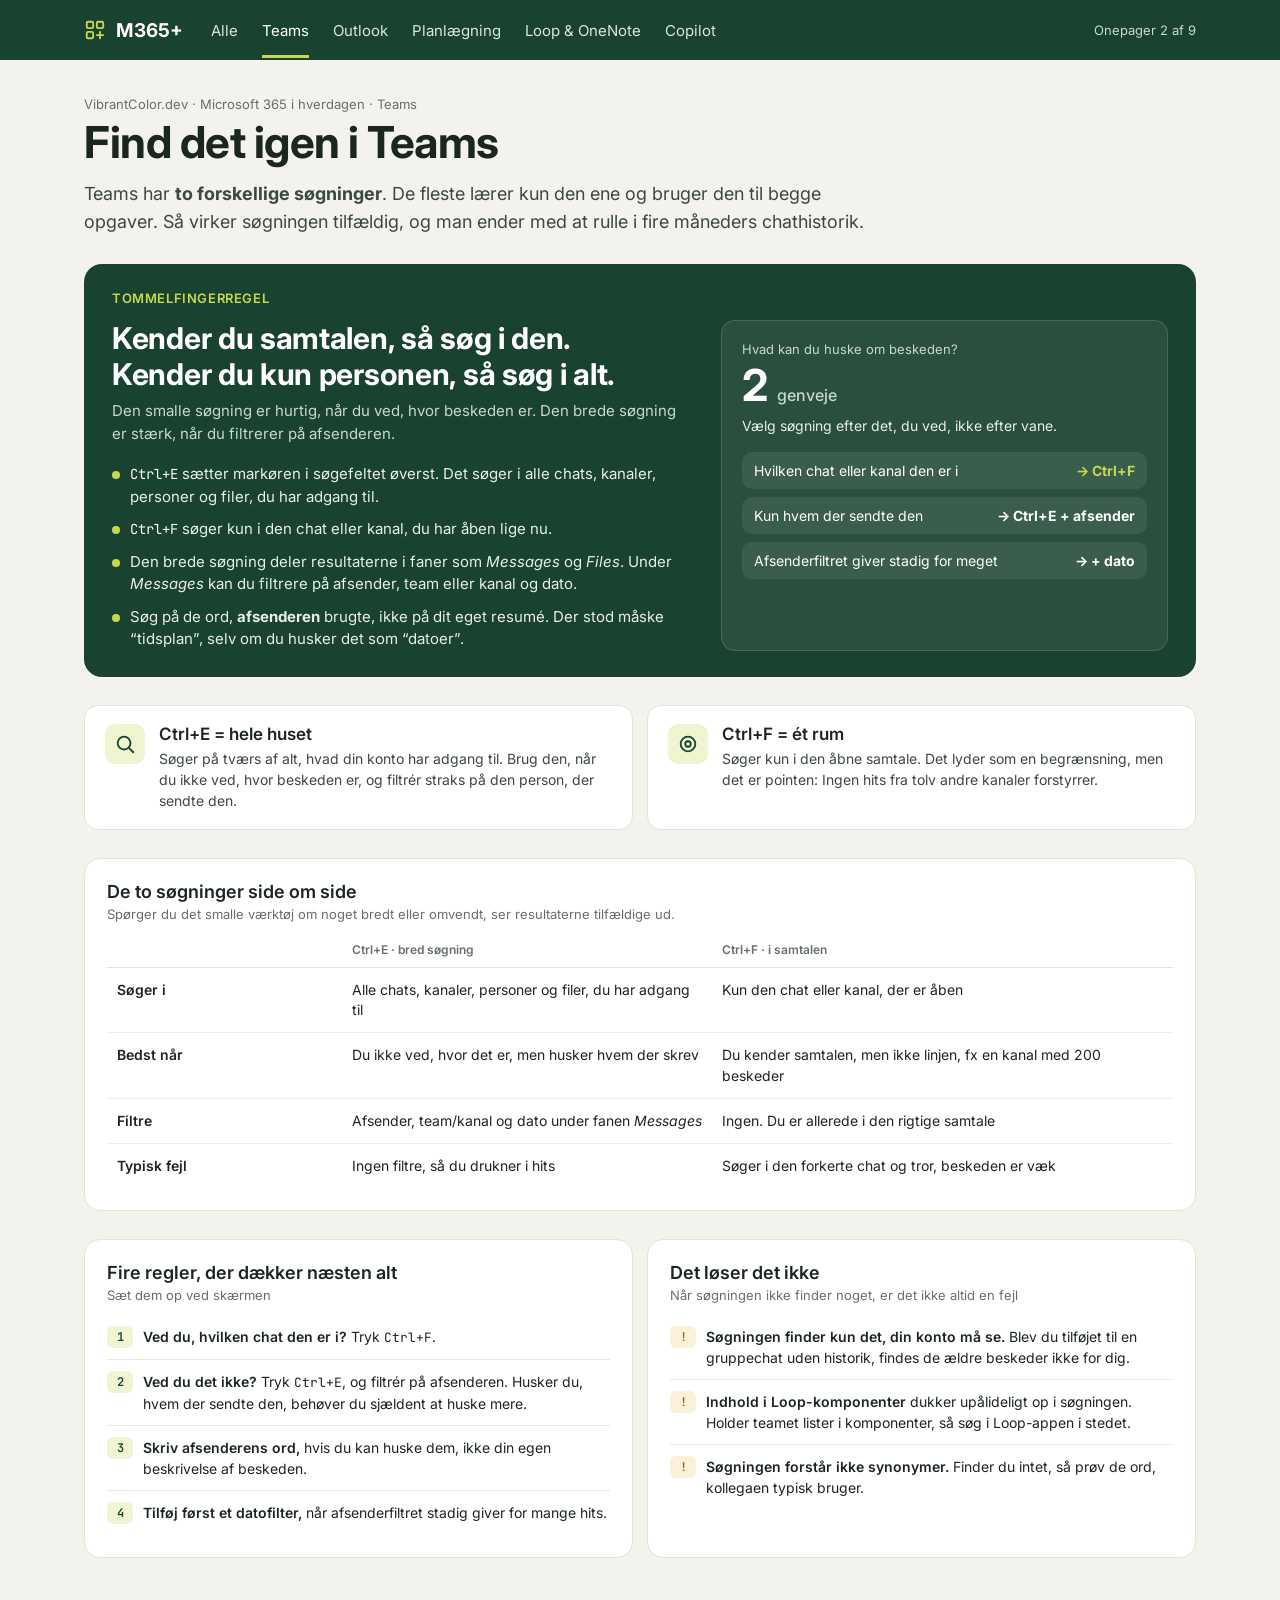
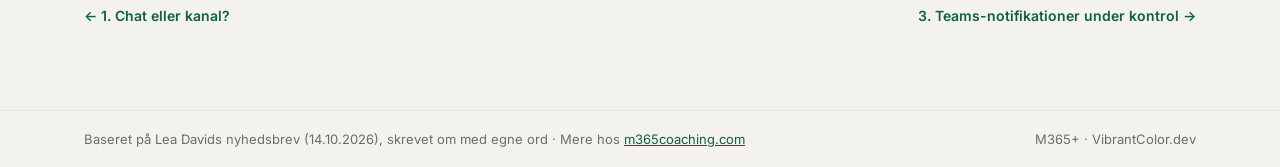
<file: 02-teams-find-det-igen.html>
<!doctype html>
<html lang="da">
<head>
<meta charset="utf-8"><meta name="viewport" content="width=device-width, initial-scale=1">
<meta name="design-system" content="Limfjord">
<title>Find det igen i Teams · M365+ onepager 2</title>
<link rel="preconnect" href="https://fonts.googleapis.com">
<link href="https://fonts.googleapis.com/css2?family=Inter:wght@400;500;600;700&family=JetBrains+Mono:wght@500;600&display=swap" rel="stylesheet">
<style>
/* Limfjord — værdierne følger limfjord/tokens.json */
:root{--forest:#1a4231;--forest-deep:#12291f;--green:#18805c;--lime:#c6d94e;--bg:#f3f2ed;--card:#fff;
--border:#e4e2d9;--rule:#e8e6de;--ink:#1c2621;--ink-2:#3d4842;--sec:#66706a;--mono:'JetBrains Mono',Consolas,monospace}
*{box-sizing:border-box}
body{margin:0;background:var(--bg);color:var(--ink);font-family:Inter,'Segoe UI',Roboto,system-ui,sans-serif}
a{color:#11603f}a:hover{color:#0b4a30}
.wrap{max-width:1160px;margin:0 auto;padding:0 24px}
.card{background:var(--card);border:1px solid var(--border);border-radius:16px;padding:22px}
.muted{color:var(--sec)} .mono{font-family:var(--mono);font-size:.92em}
header{background:var(--forest);color:#fff}
nav{min-height:60px;display:flex;flex-wrap:wrap;align-items:center;gap:8px 28px}
.brand{color:#fff;text-decoration:none;font-size:19px;font-weight:700;display:flex;align-items:center;gap:10px;padding:14px 0}
.brand:hover{color:#fff}
.tabs{display:flex;flex-wrap:wrap;gap:4px 24px;font-size:15px;flex:1 1 auto}
.tabs a{color:#dbe6df;text-decoration:none;padding:18px 0 15px;border-bottom:3px solid transparent}
.tabs a.on,.tabs a:hover{color:#fff}.tabs a.on{border-bottom-color:var(--lime)}
.stamp{font-size:13px;color:#c9d8cf}
main.wrap{padding-top:36px;padding-bottom:64px;display:flex;flex-direction:column;gap:28px}
.hero h1{margin:0;font-size:clamp(30px,5vw,44px);line-height:1.1;font-weight:700;letter-spacing:-.5px}
.hero p.lead{margin:14px 0 0;font-size:18px;line-height:1.55;color:var(--ink-2);max-width:780px}
.panel{background:var(--forest);color:#fff;border-radius:18px;padding:26px 28px}
.panel h2{margin:0;font-size:13px;font-weight:600;letter-spacing:.6px;text-transform:uppercase;color:var(--lime)}
.sig{display:grid;grid-template-columns:minmax(0,1.3fr) minmax(0,1fr);gap:28px;margin-top:14px}
@media(max-width:820px){.sig{grid-template-columns:1fr}}
.sig h3{margin:0;font-size:30px;font-weight:700;letter-spacing:-.3px;line-height:1.2}
.sig .sub{margin:8px 0 0;color:#c9d8cf;font-size:15px;line-height:1.5}
.sig ul{margin:18px 0 0;padding:0;list-style:none;display:flex;flex-direction:column;gap:10px}
.sig li{position:relative;padding-left:18px;font-size:15px;line-height:1.5;color:#e7efe9}
.sig li:before{content:"";position:absolute;left:0;top:8px;width:8px;height:8px;border-radius:50%;background:var(--lime)}
.sig .mono{color:#fff}
.ask{background:rgba(255,255,255,.07);border:1px solid rgba(255,255,255,.14);border-radius:14px;padding:20px}
.big{font-size:44px;font-weight:700;line-height:1;margin-top:6px}
.big span{font-size:16px;font-weight:500;color:#c9d8cf}
.route{display:flex;flex-direction:column;gap:8px;margin-top:16px;font-size:14px}
.route div{display:flex;justify-content:space-between;gap:10px;padding:10px 12px;border-radius:10px;background:rgba(255,255,255,.08)}
.route b{white-space:nowrap;text-align:right}
.route .yes b{color:var(--lime)}
.duo{display:grid;grid-template-columns:repeat(auto-fit,minmax(min(300px,100%),1fr));gap:14px}
.mini{background:#fff;border:1px solid var(--border);border-radius:14px;padding:18px 20px;display:flex;gap:14px;align-items:flex-start}
.mini .ic{flex:none;width:40px;height:40px;border-radius:10px;display:grid;place-items:center;background:#eef5d0}
.mini h3{margin:0;font-size:17px;font-weight:600}
.mini p{margin:4px 0 0;font-size:14px;line-height:1.5;color:var(--ink-2)}
.card h2{margin:0 0 4px;font-size:18px;font-weight:600}
.scroll{overflow-x:auto}
.tbl{width:100%;border-collapse:collapse;font-size:14px;min-width:640px;margin-top:10px}
.tbl th{text-align:left;font-size:12px;font-weight:600;color:var(--sec);padding:10px 10px;border-bottom:1px solid var(--border)}
.tbl td{padding:12px 10px;border-bottom:1px solid #efede6;vertical-align:top;line-height:1.45}
.tbl td:first-child{font-weight:600;width:22%}
.tbl tr:last-child td{border-bottom:none}
.tag{display:inline-block;font-size:11px;font-weight:700;padding:2px 8px;border-radius:999px;margin-left:6px;vertical-align:1px;white-space:nowrap}
.tag.ok{background:#e3f1ea;color:#18805c}.tag.warn{background:#fbf1d8;color:#9a6b05}.tag.no{background:#fbe3e8;color:#b8304d}
.grid2{display:grid;grid-template-columns:repeat(auto-fit,minmax(min(340px,100%),1fr));gap:14px}
.check{list-style:none;margin:12px 0 0;padding:0;display:flex;flex-direction:column}
.check li{display:grid;grid-template-columns:26px minmax(0,1fr);gap:10px;padding:11px 0;border-bottom:1px solid var(--rule);font-size:14px;line-height:1.5}
.check li:last-child{border-bottom:none}
.check .n,.check .x{font-family:var(--mono);font-size:12px;font-weight:600;border-radius:6px;height:22px;display:grid;place-items:center}
.check .n{color:var(--forest);background:#eef5d0}
.check .x{color:#9a6b05;background:#fbf1d8}
.check b{font-weight:600}
.tip{display:grid;grid-template-columns:minmax(0,1.2fr) minmax(0,1fr);gap:24px;align-items:start}
@media(max-width:820px){.tip{grid-template-columns:1fr}}
.tip p{margin:8px 0 0;font-size:14px;line-height:1.55;color:var(--ink-2)}
.steps{counter-reset:s;list-style:none;margin:0;padding:0;display:flex;flex-direction:column;gap:8px}
.steps li{counter-increment:s;position:relative;font-size:14px;line-height:1.5;background:var(--bg);border-radius:10px;padding:10px 12px 10px 46px}
.steps li:before{content:counter(s);position:absolute;left:12px;top:10px;width:22px;height:22px;border-radius:50%;background:var(--forest);color:#fff;font-size:12px;font-weight:700;display:grid;place-items:center}
.kicker{font-size:12px;font-weight:600;letter-spacing:.5px;text-transform:uppercase;color:var(--green)}
.pager{display:flex;justify-content:space-between;gap:12px;flex-wrap:wrap;font-size:14px}
.pager a{text-decoration:none;font-weight:600}
.series{display:grid;grid-template-columns:repeat(auto-fit,minmax(min(330px,100%),1fr));gap:14px}
.op{background:#fff;border:1px solid var(--border);border-radius:16px;padding:20px 22px;text-decoration:none;color:var(--ink);display:flex;flex-direction:column;gap:8px;transition:border-color .15s,transform .15s}
.op:hover{border-color:var(--green);transform:translateY(-2px);color:var(--ink)}
.op .top{display:flex;justify-content:space-between;align-items:center;gap:10px}
.op .nr{font-family:var(--mono);font-size:12px;font-weight:600;color:var(--forest);background:#eef5d0;border-radius:6px;padding:2px 8px}
.op .grp{font-size:12px;color:var(--sec)}
.op h3{margin:4px 0 0;font-size:20px;font-weight:700;letter-spacing:-.2px}
.op p{margin:0;font-size:14px;line-height:1.5;color:var(--ink-2)}
.op .rule{border-left:3px solid var(--lime);padding-left:10px;font-weight:600;color:var(--ink)}
footer{border-top:1px solid var(--border)}
footer .wrap{padding-top:20px;padding-bottom:20px;display:flex;flex-wrap:wrap;justify-content:space-between;gap:8px;font-size:13px;color:var(--sec)}
@media(max-width:600px){.wrap{padding:0 16px}.panel{padding:20px}.card{padding:18px}.stamp{display:none}}
@media print{
  @page{size:A4;margin:10mm}
  html{zoom:var(--pz,.52)}
  body{background:#fff;-webkit-print-color-adjust:exact;print-color-adjust:exact}
  .wrap{max-width:none;padding:0}
  main.wrap{padding-top:16px;padding-bottom:0;gap:14px}
  .card,.mini,.panel,.op{break-inside:avoid}
  .tbl{min-width:0}.pager{display:none}
  nav{min-height:44px}.brand{padding:8px 0}.tabs a{padding:12px 0 9px}
}
</style>
</head>
<body>
<header><nav class="wrap" aria-label="Serie">
  <a class="brand" href="index.html"><svg width="22" height="22" viewBox="0 0 24 24" fill="none" stroke="#c6d94e" stroke-width="2" stroke-linecap="round" stroke-linejoin="round" aria-hidden="true"><rect x="3" y="3" width="7" height="7" rx="1.5"/><rect x="14" y="3" width="7" height="7" rx="1.5"/><rect x="3" y="14" width="7" height="7" rx="1.5"/><path d="M17.5 14v7M14 17.5h7"/></svg> M365+</a>
  <div class="tabs"><a href="index.html">Alle</a><a href="01-teams-chat-eller-kanal.html" class="on">Teams</a><a href="04-outlook-triage.html">Outlook</a><a href="07-kalender-og-tid.html">Planlægning</a><a href="08-loop-eller-onenote.html">Loop &amp; OneNote</a><a href="09-copilot-i-teams-moder.html">Copilot</a></div>
  <span class="stamp">Onepager 2 af 9</span>
</nav></header>
<main class="wrap">
<section class="hero" aria-labelledby="hero-title">
    <p class="muted" style="margin:0 0 6px;font-size:13px">VibrantColor.dev · Microsoft 365 i hverdagen · Teams</p>
    <h1 id="hero-title">Find det igen i Teams</h1>
    <p class="lead">Teams har <b>to forskellige søgninger</b>. De fleste lærer kun den ene og bruger den til begge opgaver. Så virker søgningen tilfældig, og man ender med at rulle i fire måneders chathistorik.</p>
  </section>
<section class="panel" aria-labelledby="rule-title">
    <h2 id="rule-title">Tommelfingerregel</h2>
    <div class="sig">
      <div>
        <h3>Kender du samtalen, så søg i den.<br>Kender du kun personen, så søg i alt.</h3>
        <p class="sub">Den smalle søgning er hurtig, når du ved, hvor beskeden er. Den brede søgning er stærk, når du filtrerer på afsenderen.</p>
        <ul><li><span class="mono">Ctrl+E</span> sætter markøren i søgefeltet øverst. Det søger i alle chats, kanaler, personer og filer, du har adgang til.</li><li><span class="mono">Ctrl+F</span> søger kun i den chat eller kanal, du har åben lige nu.</li><li>Den brede søgning deler resultaterne i faner som <i>Messages</i> og <i>Files</i>. Under <i>Messages</i> kan du filtrere på afsender, team eller kanal og dato.</li><li>Søg på de ord, <b>afsenderen</b> brugte, ikke på dit eget resumé. Der stod måske “tidsplan”, selv om du husker det som “datoer”.</li></ul>
      </div>
      <div class="ask">
        <div style="font-size:13px;color:#c9d8cf">Hvad kan du huske om beskeden?</div>
        <div class="big">2 <span>genveje</span></div>
        <div style="font-size:14px;color:#e7efe9;margin-top:8px;line-height:1.5">Vælg søgning efter det, du ved, ikke efter vane.</div>
        <div class="route"><div class="yes"><span>Hvilken chat eller kanal den er i</span><b>→ Ctrl+F</b></div><div><span>Kun hvem der sendte den</span><b>→ Ctrl+E + afsender</b></div><div><span>Afsenderfiltret giver stadig for meget</span><b>→ + dato</b></div></div>
      </div>
    </div>
  </section>
<section class="duo" aria-label="Billedet at huske"><div class="mini"><div class="ic"><svg width="22" height="22" viewBox="0 0 24 24" fill="none" stroke="#1a4231" stroke-width="2" stroke-linecap="round" stroke-linejoin="round" aria-hidden="true"><circle cx="11" cy="11" r="7"/><path d="M21 21l-4.3-4.3"/></svg></div><div><h3>Ctrl+E = hele huset</h3><p>Søger på tværs af alt, hvad din konto har adgang til. Brug den, når du ikke ved, hvor beskeden er, og filtrér straks på den person, der sendte den.</p></div></div><div class="mini"><div class="ic"><svg width="22" height="22" viewBox="0 0 24 24" fill="none" stroke="#1a4231" stroke-width="2" stroke-linecap="round" stroke-linejoin="round" aria-hidden="true"><circle cx="12" cy="12" r="8"/><circle cx="12" cy="12" r="3"/></svg></div><div><h3>Ctrl+F = ét rum</h3><p>Søger kun i den åbne samtale. Det lyder som en begrænsning, men det er pointen: Ingen hits fra tolv andre kanaler forstyrrer.</p></div></div></section>
<section class="card" aria-labelledby="tbl-title">
    <h2 id="tbl-title">De to søgninger side om side</h2>
    <p class="muted" style="margin:0;font-size:13px">Spørger du det smalle værktøj om noget bredt eller omvendt, ser resultaterne tilfældige ud.</p>
    <div class="scroll"><table class="tbl"><thead><tr><th></th><th>Ctrl+E · bred søgning</th><th>Ctrl+F · i samtalen</th></tr></thead><tbody><tr><td>Søger i</td><td>Alle chats, kanaler, personer og filer, du har adgang til</td><td>Kun den chat eller kanal, der er åben</td></tr><tr><td>Bedst når</td><td>Du ikke ved, hvor det er, men husker hvem der skrev</td><td>Du kender samtalen, men ikke linjen, fx en kanal med 200 beskeder</td></tr><tr><td>Filtre</td><td>Afsender, team/kanal og dato under fanen <i>Messages</i></td><td>Ingen. Du er allerede i den rigtige samtale</td></tr><tr><td>Typisk fejl</td><td>Ingen filtre, så du drukner i hits</td><td>Søger i den forkerte chat og tror, beskeden er væk</td></tr></tbody></table></div>
  </section>
<section class="grid2"><div class="card" aria-labelledby="l0">
      <h2 id="l0">Fire regler, der dækker næsten alt</h2>
      <p class="muted" style="margin:0;font-size:13px">Sæt dem op ved skærmen</p>
      <ul class="check"><li><span class="n">1</span><span><b>Ved du, hvilken chat den er i?</b> Tryk <span class="mono">Ctrl+F</span>.</span></li><li><span class="n">2</span><span><b>Ved du det ikke?</b> Tryk <span class="mono">Ctrl+E</span>, og filtrér på afsenderen. Husker du, hvem der sendte den, behøver du sjældent at huske mere.</span></li><li><span class="n">3</span><span><b>Skriv afsenderens ord,</b> hvis du kan huske dem, ikke din egen beskrivelse af beskeden.</span></li><li><span class="n">4</span><span><b>Tilføj først et datofilter,</b> når afsenderfiltret stadig giver for mange hits.</span></li></ul>
    </div><div class="card" aria-labelledby="l1">
      <h2 id="l1">Det løser det ikke</h2>
      <p class="muted" style="margin:0;font-size:13px">Når søgningen ikke finder noget, er det ikke altid en fejl</p>
      <ul class="check"><li><span class="x">!</span><span><b>Søgningen finder kun det, din konto må se.</b> Blev du tilføjet til en gruppechat uden historik, findes de ældre beskeder ikke for dig.</span></li><li><span class="x">!</span><span><b>Indhold i Loop-komponenter</b> dukker upålideligt op i søgningen. Holder teamet lister i komponenter, så søg i Loop-appen i stedet.</span></li><li><span class="x">!</span><span><b>Søgningen forstår ikke synonymer.</b> Finder du intet, så prøv de ord, kollegaen typisk bruger.</span></li></ul>
    </div></section>
<nav class="pager" aria-label="Bladr"><a href="01-teams-chat-eller-kanal.html">← 1. Chat eller kanal?</a><a href="03-teams-notifikationer.html">3. Teams-notifikationer under kontrol →</a></nav>
</main>
<footer><div class="wrap">
  <span>Baseret på Lea Davids nyhedsbrev (14.10.2026), skrevet om med egne ord · Mere hos <a href="https://m365coaching.com">m365coaching.com</a></span>
  <span>M365+ · VibrantColor.dev</span>
</div></footer>
</body>
</html>
</file>
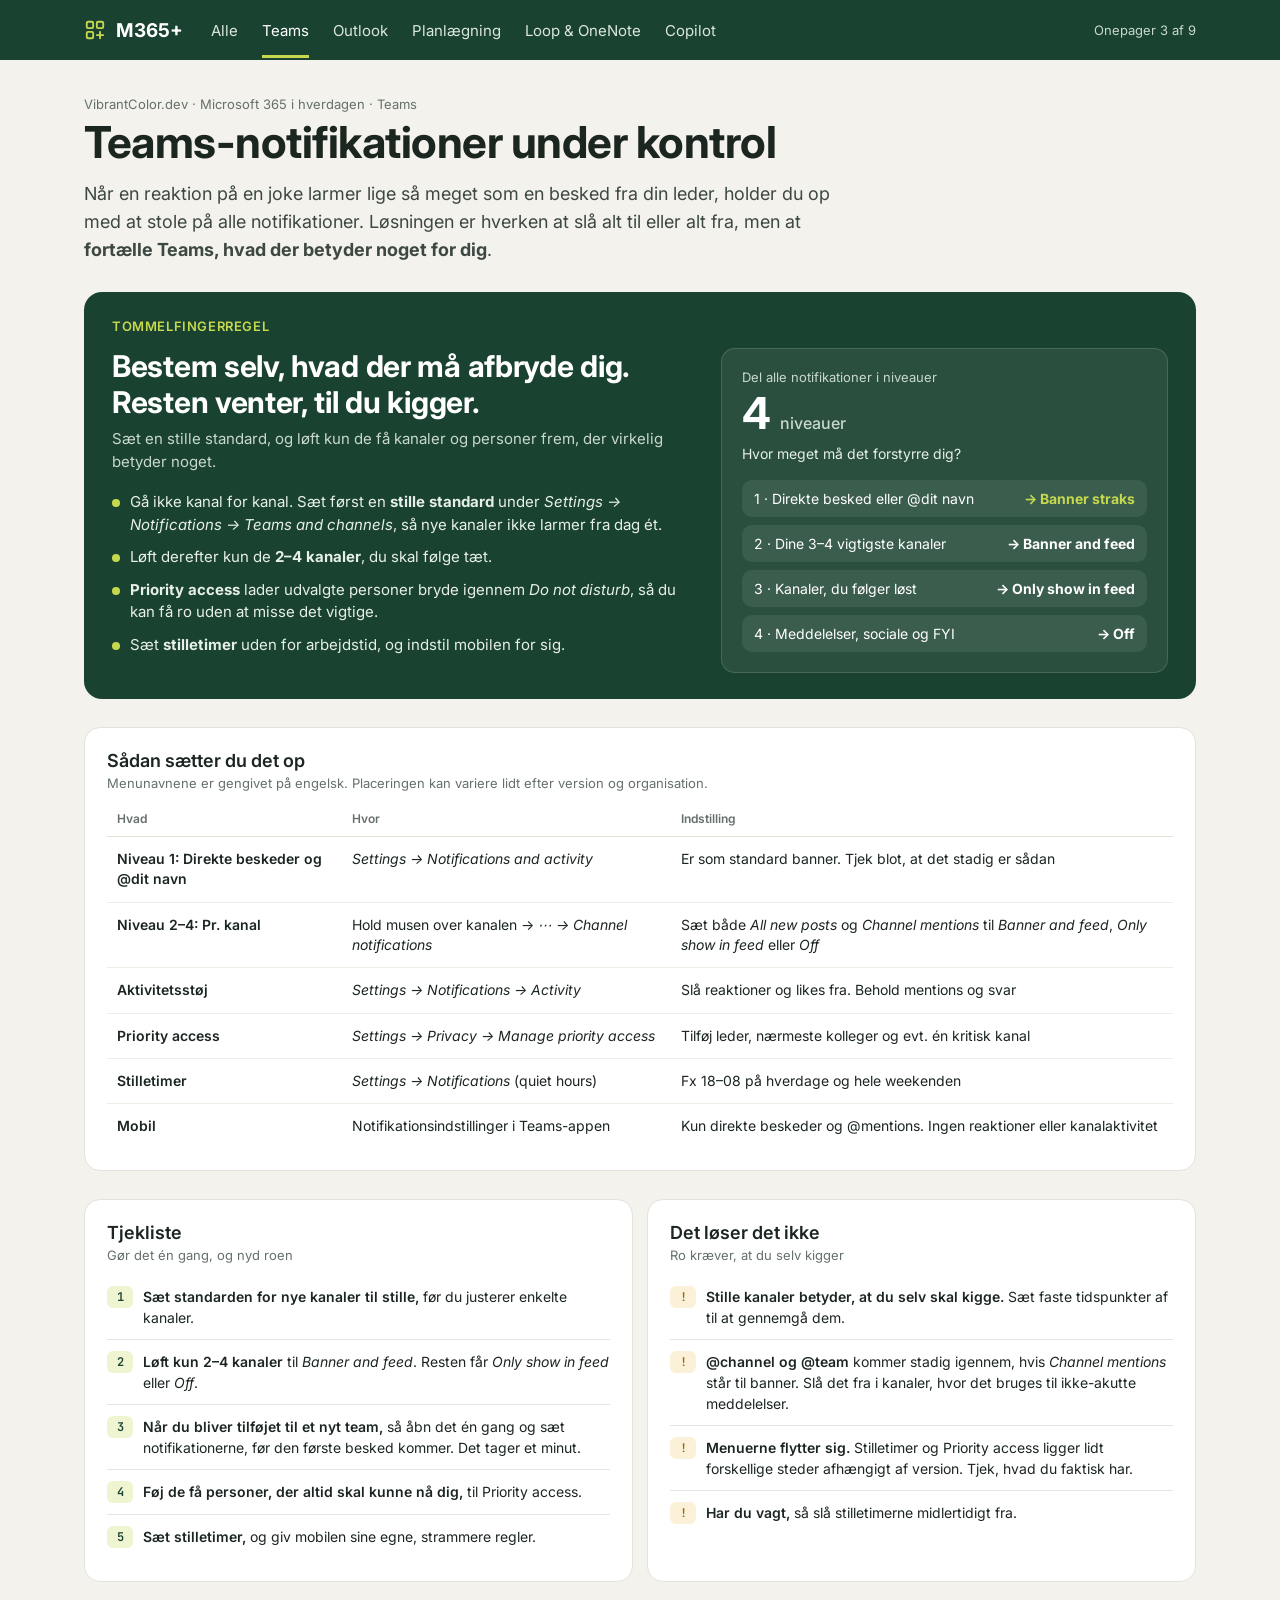
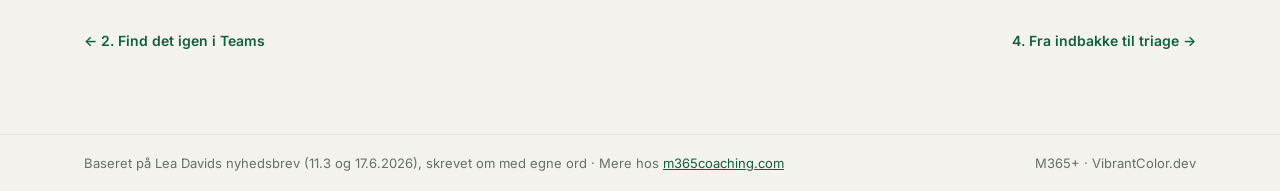
<file: 03-teams-notifikationer.html>
<!doctype html>
<html lang="da">
<head>
<meta charset="utf-8"><meta name="viewport" content="width=device-width, initial-scale=1">
<meta name="design-system" content="Limfjord">
<title>Teams-notifikationer under kontrol · M365+ onepager 3</title>
<link rel="preconnect" href="https://fonts.googleapis.com">
<link href="https://fonts.googleapis.com/css2?family=Inter:wght@400;500;600;700&family=JetBrains+Mono:wght@500;600&display=swap" rel="stylesheet">
<style>
/* Limfjord — værdierne følger limfjord/tokens.json */
:root{--forest:#1a4231;--forest-deep:#12291f;--green:#18805c;--lime:#c6d94e;--bg:#f3f2ed;--card:#fff;
--border:#e4e2d9;--rule:#e8e6de;--ink:#1c2621;--ink-2:#3d4842;--sec:#66706a;--mono:'JetBrains Mono',Consolas,monospace}
*{box-sizing:border-box}
body{margin:0;background:var(--bg);color:var(--ink);font-family:Inter,'Segoe UI',Roboto,system-ui,sans-serif}
a{color:#11603f}a:hover{color:#0b4a30}
.wrap{max-width:1160px;margin:0 auto;padding:0 24px}
.card{background:var(--card);border:1px solid var(--border);border-radius:16px;padding:22px}
.muted{color:var(--sec)} .mono{font-family:var(--mono);font-size:.92em}
header{background:var(--forest);color:#fff}
nav{min-height:60px;display:flex;flex-wrap:wrap;align-items:center;gap:8px 28px}
.brand{color:#fff;text-decoration:none;font-size:19px;font-weight:700;display:flex;align-items:center;gap:10px;padding:14px 0}
.brand:hover{color:#fff}
.tabs{display:flex;flex-wrap:wrap;gap:4px 24px;font-size:15px;flex:1 1 auto}
.tabs a{color:#dbe6df;text-decoration:none;padding:18px 0 15px;border-bottom:3px solid transparent}
.tabs a.on,.tabs a:hover{color:#fff}.tabs a.on{border-bottom-color:var(--lime)}
.stamp{font-size:13px;color:#c9d8cf}
main.wrap{padding-top:36px;padding-bottom:64px;display:flex;flex-direction:column;gap:28px}
.hero h1{margin:0;font-size:clamp(30px,5vw,44px);line-height:1.1;font-weight:700;letter-spacing:-.5px}
.hero p.lead{margin:14px 0 0;font-size:18px;line-height:1.55;color:var(--ink-2);max-width:780px}
.panel{background:var(--forest);color:#fff;border-radius:18px;padding:26px 28px}
.panel h2{margin:0;font-size:13px;font-weight:600;letter-spacing:.6px;text-transform:uppercase;color:var(--lime)}
.sig{display:grid;grid-template-columns:minmax(0,1.3fr) minmax(0,1fr);gap:28px;margin-top:14px}
@media(max-width:820px){.sig{grid-template-columns:1fr}}
.sig h3{margin:0;font-size:30px;font-weight:700;letter-spacing:-.3px;line-height:1.2}
.sig .sub{margin:8px 0 0;color:#c9d8cf;font-size:15px;line-height:1.5}
.sig ul{margin:18px 0 0;padding:0;list-style:none;display:flex;flex-direction:column;gap:10px}
.sig li{position:relative;padding-left:18px;font-size:15px;line-height:1.5;color:#e7efe9}
.sig li:before{content:"";position:absolute;left:0;top:8px;width:8px;height:8px;border-radius:50%;background:var(--lime)}
.sig .mono{color:#fff}
.ask{background:rgba(255,255,255,.07);border:1px solid rgba(255,255,255,.14);border-radius:14px;padding:20px}
.big{font-size:44px;font-weight:700;line-height:1;margin-top:6px}
.big span{font-size:16px;font-weight:500;color:#c9d8cf}
.route{display:flex;flex-direction:column;gap:8px;margin-top:16px;font-size:14px}
.route div{display:flex;justify-content:space-between;gap:10px;padding:10px 12px;border-radius:10px;background:rgba(255,255,255,.08)}
.route b{white-space:nowrap;text-align:right}
.route .yes b{color:var(--lime)}
.duo{display:grid;grid-template-columns:repeat(auto-fit,minmax(min(300px,100%),1fr));gap:14px}
.mini{background:#fff;border:1px solid var(--border);border-radius:14px;padding:18px 20px;display:flex;gap:14px;align-items:flex-start}
.mini .ic{flex:none;width:40px;height:40px;border-radius:10px;display:grid;place-items:center;background:#eef5d0}
.mini h3{margin:0;font-size:17px;font-weight:600}
.mini p{margin:4px 0 0;font-size:14px;line-height:1.5;color:var(--ink-2)}
.card h2{margin:0 0 4px;font-size:18px;font-weight:600}
.scroll{overflow-x:auto}
.tbl{width:100%;border-collapse:collapse;font-size:14px;min-width:640px;margin-top:10px}
.tbl th{text-align:left;font-size:12px;font-weight:600;color:var(--sec);padding:10px 10px;border-bottom:1px solid var(--border)}
.tbl td{padding:12px 10px;border-bottom:1px solid #efede6;vertical-align:top;line-height:1.45}
.tbl td:first-child{font-weight:600;width:22%}
.tbl tr:last-child td{border-bottom:none}
.tag{display:inline-block;font-size:11px;font-weight:700;padding:2px 8px;border-radius:999px;margin-left:6px;vertical-align:1px;white-space:nowrap}
.tag.ok{background:#e3f1ea;color:#18805c}.tag.warn{background:#fbf1d8;color:#9a6b05}.tag.no{background:#fbe3e8;color:#b8304d}
.grid2{display:grid;grid-template-columns:repeat(auto-fit,minmax(min(340px,100%),1fr));gap:14px}
.check{list-style:none;margin:12px 0 0;padding:0;display:flex;flex-direction:column}
.check li{display:grid;grid-template-columns:26px minmax(0,1fr);gap:10px;padding:11px 0;border-bottom:1px solid var(--rule);font-size:14px;line-height:1.5}
.check li:last-child{border-bottom:none}
.check .n,.check .x{font-family:var(--mono);font-size:12px;font-weight:600;border-radius:6px;height:22px;display:grid;place-items:center}
.check .n{color:var(--forest);background:#eef5d0}
.check .x{color:#9a6b05;background:#fbf1d8}
.check b{font-weight:600}
.tip{display:grid;grid-template-columns:minmax(0,1.2fr) minmax(0,1fr);gap:24px;align-items:start}
@media(max-width:820px){.tip{grid-template-columns:1fr}}
.tip p{margin:8px 0 0;font-size:14px;line-height:1.55;color:var(--ink-2)}
.steps{counter-reset:s;list-style:none;margin:0;padding:0;display:flex;flex-direction:column;gap:8px}
.steps li{counter-increment:s;position:relative;font-size:14px;line-height:1.5;background:var(--bg);border-radius:10px;padding:10px 12px 10px 46px}
.steps li:before{content:counter(s);position:absolute;left:12px;top:10px;width:22px;height:22px;border-radius:50%;background:var(--forest);color:#fff;font-size:12px;font-weight:700;display:grid;place-items:center}
.kicker{font-size:12px;font-weight:600;letter-spacing:.5px;text-transform:uppercase;color:var(--green)}
.pager{display:flex;justify-content:space-between;gap:12px;flex-wrap:wrap;font-size:14px}
.pager a{text-decoration:none;font-weight:600}
.series{display:grid;grid-template-columns:repeat(auto-fit,minmax(min(330px,100%),1fr));gap:14px}
.op{background:#fff;border:1px solid var(--border);border-radius:16px;padding:20px 22px;text-decoration:none;color:var(--ink);display:flex;flex-direction:column;gap:8px;transition:border-color .15s,transform .15s}
.op:hover{border-color:var(--green);transform:translateY(-2px);color:var(--ink)}
.op .top{display:flex;justify-content:space-between;align-items:center;gap:10px}
.op .nr{font-family:var(--mono);font-size:12px;font-weight:600;color:var(--forest);background:#eef5d0;border-radius:6px;padding:2px 8px}
.op .grp{font-size:12px;color:var(--sec)}
.op h3{margin:4px 0 0;font-size:20px;font-weight:700;letter-spacing:-.2px}
.op p{margin:0;font-size:14px;line-height:1.5;color:var(--ink-2)}
.op .rule{border-left:3px solid var(--lime);padding-left:10px;font-weight:600;color:var(--ink)}
footer{border-top:1px solid var(--border)}
footer .wrap{padding-top:20px;padding-bottom:20px;display:flex;flex-wrap:wrap;justify-content:space-between;gap:8px;font-size:13px;color:var(--sec)}
@media(max-width:600px){.wrap{padding:0 16px}.panel{padding:20px}.card{padding:18px}.stamp{display:none}}
@media print{
  @page{size:A4;margin:10mm}
  html{zoom:var(--pz,.52)}
  body{background:#fff;-webkit-print-color-adjust:exact;print-color-adjust:exact}
  .wrap{max-width:none;padding:0}
  main.wrap{padding-top:16px;padding-bottom:0;gap:14px}
  .card,.mini,.panel,.op{break-inside:avoid}
  .tbl{min-width:0}.pager{display:none}
  nav{min-height:44px}.brand{padding:8px 0}.tabs a{padding:12px 0 9px}
}
</style>
</head>
<body>
<header><nav class="wrap" aria-label="Serie">
  <a class="brand" href="index.html"><svg width="22" height="22" viewBox="0 0 24 24" fill="none" stroke="#c6d94e" stroke-width="2" stroke-linecap="round" stroke-linejoin="round" aria-hidden="true"><rect x="3" y="3" width="7" height="7" rx="1.5"/><rect x="14" y="3" width="7" height="7" rx="1.5"/><rect x="3" y="14" width="7" height="7" rx="1.5"/><path d="M17.5 14v7M14 17.5h7"/></svg> M365+</a>
  <div class="tabs"><a href="index.html">Alle</a><a href="01-teams-chat-eller-kanal.html" class="on">Teams</a><a href="04-outlook-triage.html">Outlook</a><a href="07-kalender-og-tid.html">Planlægning</a><a href="08-loop-eller-onenote.html">Loop &amp; OneNote</a><a href="09-copilot-i-teams-moder.html">Copilot</a></div>
  <span class="stamp">Onepager 3 af 9</span>
</nav></header>
<main class="wrap">
<section class="hero" aria-labelledby="hero-title">
    <p class="muted" style="margin:0 0 6px;font-size:13px">VibrantColor.dev · Microsoft 365 i hverdagen · Teams</p>
    <h1 id="hero-title">Teams-notifikationer under kontrol</h1>
    <p class="lead">Når en reaktion på en joke larmer lige så meget som en besked fra din leder, holder du op med at stole på alle notifikationer. Løsningen er hverken at slå alt til eller alt fra, men at <b>fortælle Teams, hvad der betyder noget for dig</b>.</p>
  </section>
<section class="panel" aria-labelledby="rule-title">
    <h2 id="rule-title">Tommelfingerregel</h2>
    <div class="sig">
      <div>
        <h3>Bestem selv, hvad der må afbryde dig.<br>Resten venter, til du kigger.</h3>
        <p class="sub">Sæt en stille standard, og løft kun de få kanaler og personer frem, der virkelig betyder noget.</p>
        <ul><li>Gå ikke kanal for kanal. Sæt først en <b>stille standard</b> under <i>Settings → Notifications → Teams and channels</i>, så nye kanaler ikke larmer fra dag ét.</li><li>Løft derefter kun de <b>2–4 kanaler</b>, du skal følge tæt.</li><li><b>Priority access</b> lader udvalgte personer bryde igennem <i>Do not disturb</i>, så du kan få ro uden at misse det vigtige.</li><li>Sæt <b>stilletimer</b> uden for arbejdstid, og indstil mobilen for sig.</li></ul>
      </div>
      <div class="ask">
        <div style="font-size:13px;color:#c9d8cf">Del alle notifikationer i niveauer</div>
        <div class="big">4 <span>niveauer</span></div>
        <div style="font-size:14px;color:#e7efe9;margin-top:8px;line-height:1.5">Hvor meget må det forstyrre dig?</div>
        <div class="route"><div class="yes"><span>1 · Direkte besked eller @dit navn</span><b>→ Banner straks</b></div><div><span>2 · Dine 3–4 vigtigste kanaler</span><b>→ Banner and feed</b></div><div><span>3 · Kanaler, du følger løst</span><b>→ Only show in feed</b></div><div><span>4 · Meddelelser, sociale og FYI</span><b>→ Off</b></div></div>
      </div>
    </div>
  </section>
<section class="card" aria-labelledby="tbl-title">
    <h2 id="tbl-title">Sådan sætter du det op</h2>
    <p class="muted" style="margin:0;font-size:13px">Menunavnene er gengivet på engelsk. Placeringen kan variere lidt efter version og organisation.</p>
    <div class="scroll"><table class="tbl"><thead><tr><th>Hvad</th><th>Hvor</th><th>Indstilling</th></tr></thead><tbody><tr><td>Niveau 1: Direkte beskeder og @dit navn</td><td><i>Settings → Notifications and activity</i></td><td>Er som standard banner. Tjek blot, at det stadig er sådan</td></tr><tr><td>Niveau 2–4: Pr. kanal</td><td>Hold musen over kanalen → <i>⋯ → Channel notifications</i></td><td>Sæt både <i>All new posts</i> og <i>Channel mentions</i> til <i>Banner and feed</i>, <i>Only show in feed</i> eller <i>Off</i></td></tr><tr><td>Aktivitetsstøj</td><td><i>Settings → Notifications → Activity</i></td><td>Slå reaktioner og likes fra. Behold mentions og svar</td></tr><tr><td>Priority access</td><td><i>Settings → Privacy → Manage priority access</i></td><td>Tilføj leder, nærmeste kolleger og evt. én kritisk kanal</td></tr><tr><td>Stilletimer</td><td><i>Settings → Notifications</i> (quiet hours)</td><td>Fx 18–08 på hverdage og hele weekenden</td></tr><tr><td>Mobil</td><td>Notifikationsindstillinger i Teams-appen</td><td>Kun direkte beskeder og @mentions. Ingen reaktioner eller kanalaktivitet</td></tr></tbody></table></div>
  </section>
<section class="grid2"><div class="card" aria-labelledby="l0">
      <h2 id="l0">Tjekliste</h2>
      <p class="muted" style="margin:0;font-size:13px">Gør det én gang, og nyd roen</p>
      <ul class="check"><li><span class="n">1</span><span><b>Sæt standarden for nye kanaler til stille,</b> før du justerer enkelte kanaler.</span></li><li><span class="n">2</span><span><b>Løft kun 2–4 kanaler</b> til <i>Banner and feed</i>. Resten får <i>Only show in feed</i> eller <i>Off</i>.</span></li><li><span class="n">3</span><span><b>Når du bliver tilføjet til et nyt team,</b> så åbn det én gang og sæt notifikationerne, før den første besked kommer. Det tager et minut.</span></li><li><span class="n">4</span><span><b>Føj de få personer, der altid skal kunne nå dig,</b> til Priority access.</span></li><li><span class="n">5</span><span><b>Sæt stilletimer,</b> og giv mobilen sine egne, strammere regler.</span></li></ul>
    </div><div class="card" aria-labelledby="l1">
      <h2 id="l1">Det løser det ikke</h2>
      <p class="muted" style="margin:0;font-size:13px">Ro kræver, at du selv kigger</p>
      <ul class="check"><li><span class="x">!</span><span><b>Stille kanaler betyder, at du selv skal kigge.</b> Sæt faste tidspunkter af til at gennemgå dem.</span></li><li><span class="x">!</span><span><b>@channel og @team</b> kommer stadig igennem, hvis <i>Channel mentions</i> står til banner. Slå det fra i kanaler, hvor det bruges til ikke-akutte meddelelser.</span></li><li><span class="x">!</span><span><b>Menuerne flytter sig.</b> Stilletimer og Priority access ligger lidt forskellige steder afhængigt af version. Tjek, hvad du faktisk har.</span></li><li><span class="x">!</span><span><b>Har du vagt,</b> så slå stilletimerne midlertidigt fra.</span></li></ul>
    </div></section>
<nav class="pager" aria-label="Bladr"><a href="02-teams-find-det-igen.html">← 2. Find det igen i Teams</a><a href="04-outlook-triage.html">4. Fra indbakke til triage →</a></nav>
</main>
<footer><div class="wrap">
  <span>Baseret på Lea Davids nyhedsbrev (11.3 og 17.6.2026), skrevet om med egne ord · Mere hos <a href="https://m365coaching.com">m365coaching.com</a></span>
  <span>M365+ · VibrantColor.dev</span>
</div></footer>
</body>
</html>
</file>
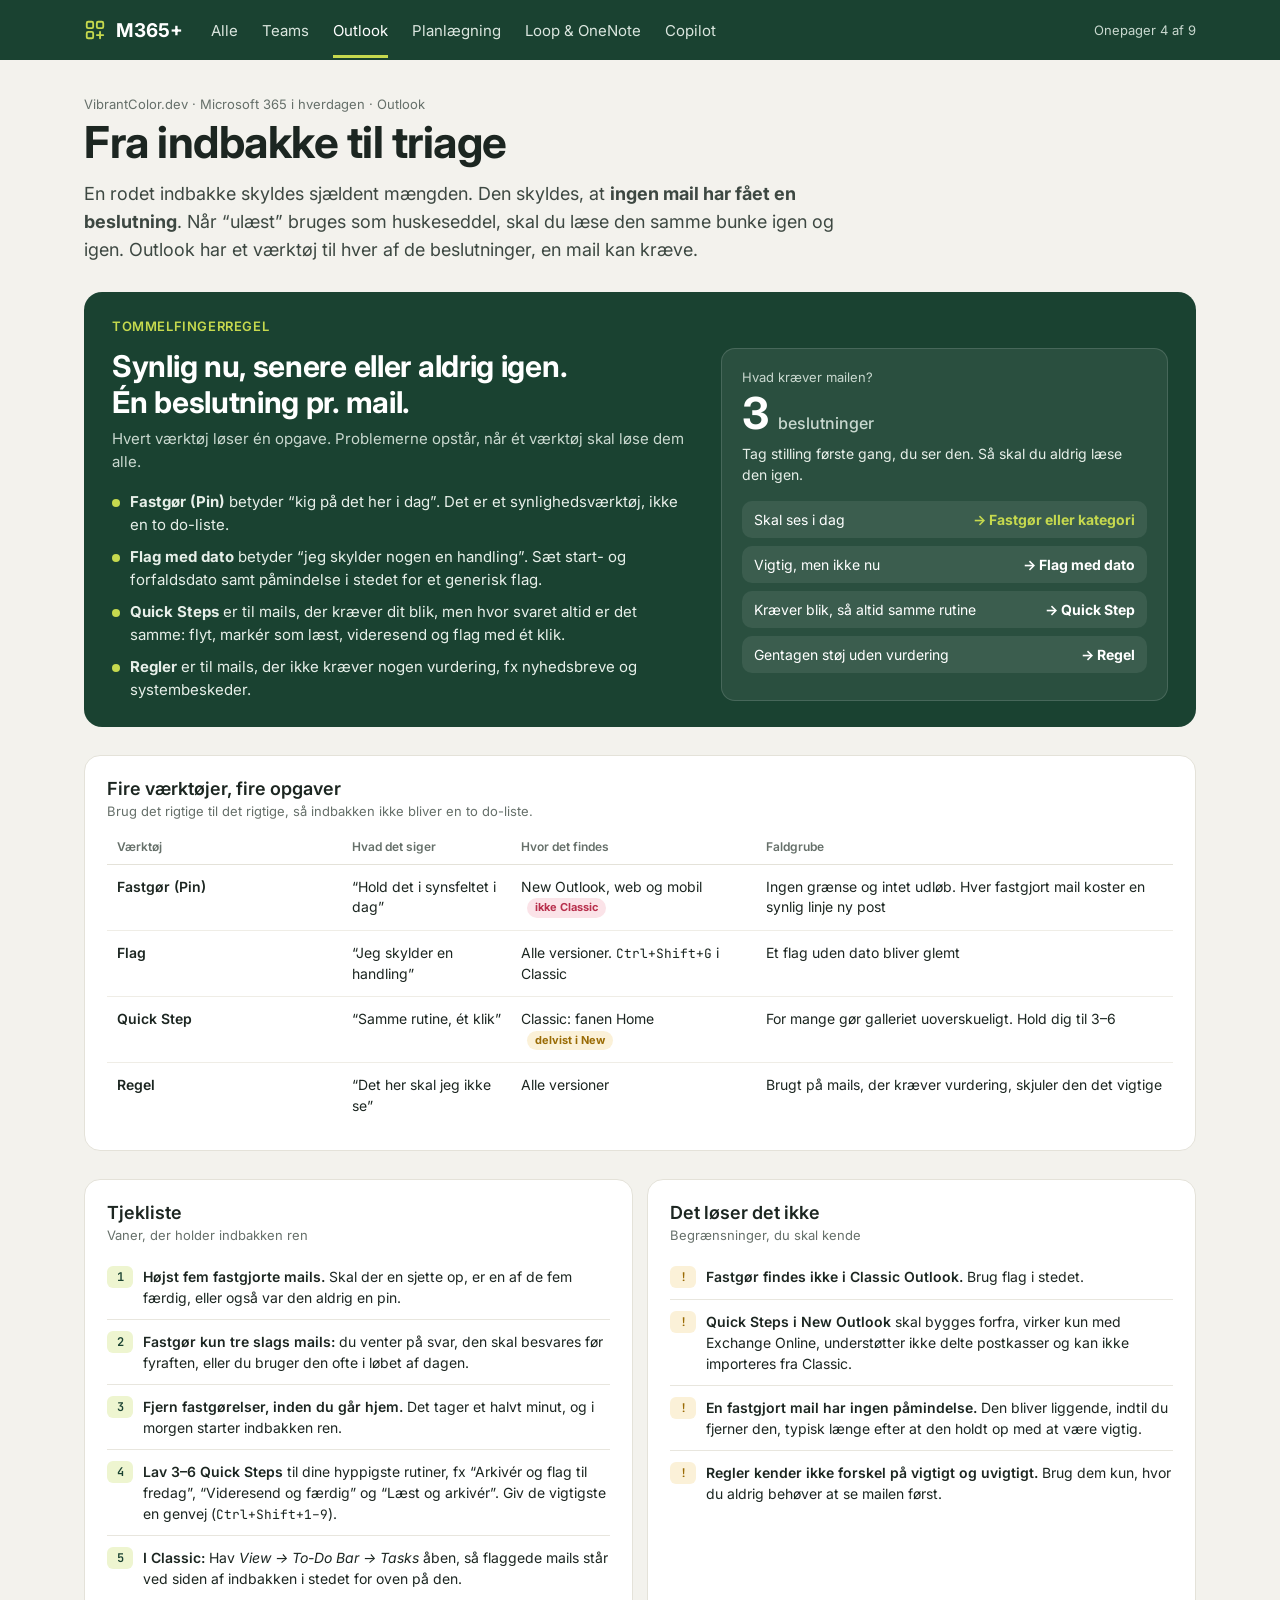
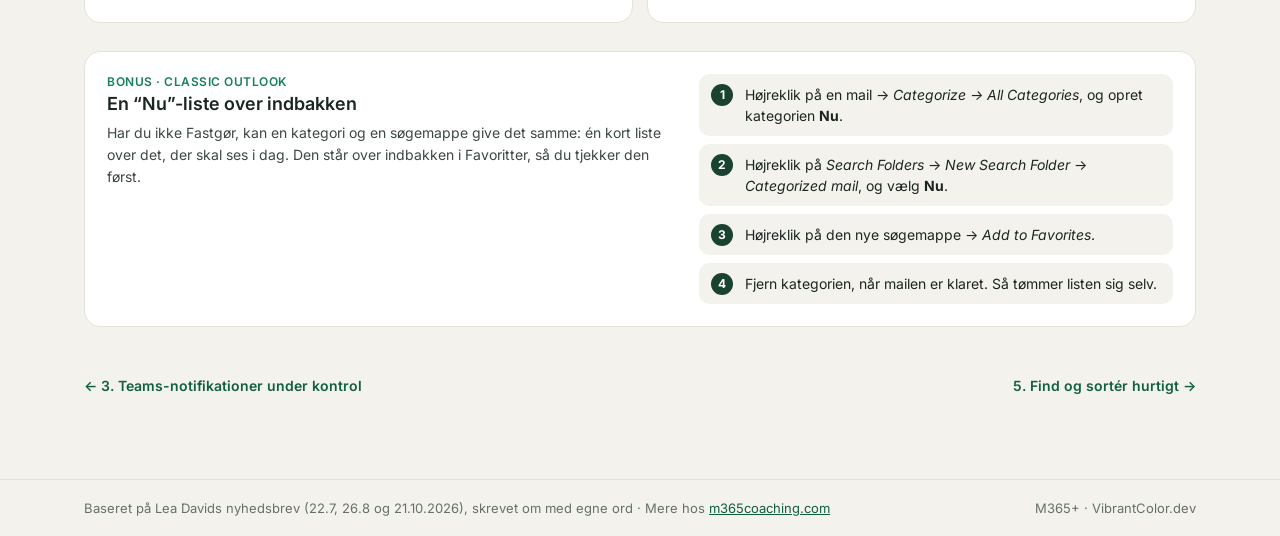
<file: 04-outlook-triage.html>
<!doctype html>
<html lang="da">
<head>
<meta charset="utf-8"><meta name="viewport" content="width=device-width, initial-scale=1">
<meta name="design-system" content="Limfjord">
<title>Fra indbakke til triage · M365+ onepager 4</title>
<link rel="preconnect" href="https://fonts.googleapis.com">
<link href="https://fonts.googleapis.com/css2?family=Inter:wght@400;500;600;700&family=JetBrains+Mono:wght@500;600&display=swap" rel="stylesheet">
<style>
/* Limfjord — værdierne følger limfjord/tokens.json */
:root{--forest:#1a4231;--forest-deep:#12291f;--green:#18805c;--lime:#c6d94e;--bg:#f3f2ed;--card:#fff;
--border:#e4e2d9;--rule:#e8e6de;--ink:#1c2621;--ink-2:#3d4842;--sec:#66706a;--mono:'JetBrains Mono',Consolas,monospace}
*{box-sizing:border-box}
body{margin:0;background:var(--bg);color:var(--ink);font-family:Inter,'Segoe UI',Roboto,system-ui,sans-serif}
a{color:#11603f}a:hover{color:#0b4a30}
.wrap{max-width:1160px;margin:0 auto;padding:0 24px}
.card{background:var(--card);border:1px solid var(--border);border-radius:16px;padding:22px}
.muted{color:var(--sec)} .mono{font-family:var(--mono);font-size:.92em}
header{background:var(--forest);color:#fff}
nav{min-height:60px;display:flex;flex-wrap:wrap;align-items:center;gap:8px 28px}
.brand{color:#fff;text-decoration:none;font-size:19px;font-weight:700;display:flex;align-items:center;gap:10px;padding:14px 0}
.brand:hover{color:#fff}
.tabs{display:flex;flex-wrap:wrap;gap:4px 24px;font-size:15px;flex:1 1 auto}
.tabs a{color:#dbe6df;text-decoration:none;padding:18px 0 15px;border-bottom:3px solid transparent}
.tabs a.on,.tabs a:hover{color:#fff}.tabs a.on{border-bottom-color:var(--lime)}
.stamp{font-size:13px;color:#c9d8cf}
main.wrap{padding-top:36px;padding-bottom:64px;display:flex;flex-direction:column;gap:28px}
.hero h1{margin:0;font-size:clamp(30px,5vw,44px);line-height:1.1;font-weight:700;letter-spacing:-.5px}
.hero p.lead{margin:14px 0 0;font-size:18px;line-height:1.55;color:var(--ink-2);max-width:780px}
.panel{background:var(--forest);color:#fff;border-radius:18px;padding:26px 28px}
.panel h2{margin:0;font-size:13px;font-weight:600;letter-spacing:.6px;text-transform:uppercase;color:var(--lime)}
.sig{display:grid;grid-template-columns:minmax(0,1.3fr) minmax(0,1fr);gap:28px;margin-top:14px}
@media(max-width:820px){.sig{grid-template-columns:1fr}}
.sig h3{margin:0;font-size:30px;font-weight:700;letter-spacing:-.3px;line-height:1.2}
.sig .sub{margin:8px 0 0;color:#c9d8cf;font-size:15px;line-height:1.5}
.sig ul{margin:18px 0 0;padding:0;list-style:none;display:flex;flex-direction:column;gap:10px}
.sig li{position:relative;padding-left:18px;font-size:15px;line-height:1.5;color:#e7efe9}
.sig li:before{content:"";position:absolute;left:0;top:8px;width:8px;height:8px;border-radius:50%;background:var(--lime)}
.sig .mono{color:#fff}
.ask{background:rgba(255,255,255,.07);border:1px solid rgba(255,255,255,.14);border-radius:14px;padding:20px}
.big{font-size:44px;font-weight:700;line-height:1;margin-top:6px}
.big span{font-size:16px;font-weight:500;color:#c9d8cf}
.route{display:flex;flex-direction:column;gap:8px;margin-top:16px;font-size:14px}
.route div{display:flex;justify-content:space-between;gap:10px;padding:10px 12px;border-radius:10px;background:rgba(255,255,255,.08)}
.route b{white-space:nowrap;text-align:right}
.route .yes b{color:var(--lime)}
.duo{display:grid;grid-template-columns:repeat(auto-fit,minmax(min(300px,100%),1fr));gap:14px}
.mini{background:#fff;border:1px solid var(--border);border-radius:14px;padding:18px 20px;display:flex;gap:14px;align-items:flex-start}
.mini .ic{flex:none;width:40px;height:40px;border-radius:10px;display:grid;place-items:center;background:#eef5d0}
.mini h3{margin:0;font-size:17px;font-weight:600}
.mini p{margin:4px 0 0;font-size:14px;line-height:1.5;color:var(--ink-2)}
.card h2{margin:0 0 4px;font-size:18px;font-weight:600}
.scroll{overflow-x:auto}
.tbl{width:100%;border-collapse:collapse;font-size:14px;min-width:640px;margin-top:10px}
.tbl th{text-align:left;font-size:12px;font-weight:600;color:var(--sec);padding:10px 10px;border-bottom:1px solid var(--border)}
.tbl td{padding:12px 10px;border-bottom:1px solid #efede6;vertical-align:top;line-height:1.45}
.tbl td:first-child{font-weight:600;width:22%}
.tbl tr:last-child td{border-bottom:none}
.tag{display:inline-block;font-size:11px;font-weight:700;padding:2px 8px;border-radius:999px;margin-left:6px;vertical-align:1px;white-space:nowrap}
.tag.ok{background:#e3f1ea;color:#18805c}.tag.warn{background:#fbf1d8;color:#9a6b05}.tag.no{background:#fbe3e8;color:#b8304d}
.grid2{display:grid;grid-template-columns:repeat(auto-fit,minmax(min(340px,100%),1fr));gap:14px}
.check{list-style:none;margin:12px 0 0;padding:0;display:flex;flex-direction:column}
.check li{display:grid;grid-template-columns:26px minmax(0,1fr);gap:10px;padding:11px 0;border-bottom:1px solid var(--rule);font-size:14px;line-height:1.5}
.check li:last-child{border-bottom:none}
.check .n,.check .x{font-family:var(--mono);font-size:12px;font-weight:600;border-radius:6px;height:22px;display:grid;place-items:center}
.check .n{color:var(--forest);background:#eef5d0}
.check .x{color:#9a6b05;background:#fbf1d8}
.check b{font-weight:600}
.tip{display:grid;grid-template-columns:minmax(0,1.2fr) minmax(0,1fr);gap:24px;align-items:start}
@media(max-width:820px){.tip{grid-template-columns:1fr}}
.tip p{margin:8px 0 0;font-size:14px;line-height:1.55;color:var(--ink-2)}
.steps{counter-reset:s;list-style:none;margin:0;padding:0;display:flex;flex-direction:column;gap:8px}
.steps li{counter-increment:s;position:relative;font-size:14px;line-height:1.5;background:var(--bg);border-radius:10px;padding:10px 12px 10px 46px}
.steps li:before{content:counter(s);position:absolute;left:12px;top:10px;width:22px;height:22px;border-radius:50%;background:var(--forest);color:#fff;font-size:12px;font-weight:700;display:grid;place-items:center}
.kicker{font-size:12px;font-weight:600;letter-spacing:.5px;text-transform:uppercase;color:var(--green)}
.pager{display:flex;justify-content:space-between;gap:12px;flex-wrap:wrap;font-size:14px}
.pager a{text-decoration:none;font-weight:600}
.series{display:grid;grid-template-columns:repeat(auto-fit,minmax(min(330px,100%),1fr));gap:14px}
.op{background:#fff;border:1px solid var(--border);border-radius:16px;padding:20px 22px;text-decoration:none;color:var(--ink);display:flex;flex-direction:column;gap:8px;transition:border-color .15s,transform .15s}
.op:hover{border-color:var(--green);transform:translateY(-2px);color:var(--ink)}
.op .top{display:flex;justify-content:space-between;align-items:center;gap:10px}
.op .nr{font-family:var(--mono);font-size:12px;font-weight:600;color:var(--forest);background:#eef5d0;border-radius:6px;padding:2px 8px}
.op .grp{font-size:12px;color:var(--sec)}
.op h3{margin:4px 0 0;font-size:20px;font-weight:700;letter-spacing:-.2px}
.op p{margin:0;font-size:14px;line-height:1.5;color:var(--ink-2)}
.op .rule{border-left:3px solid var(--lime);padding-left:10px;font-weight:600;color:var(--ink)}
footer{border-top:1px solid var(--border)}
footer .wrap{padding-top:20px;padding-bottom:20px;display:flex;flex-wrap:wrap;justify-content:space-between;gap:8px;font-size:13px;color:var(--sec)}
@media(max-width:600px){.wrap{padding:0 16px}.panel{padding:20px}.card{padding:18px}.stamp{display:none}}
@media print{
  @page{size:A4;margin:10mm}
  html{zoom:var(--pz,.52)}
  body{background:#fff;-webkit-print-color-adjust:exact;print-color-adjust:exact}
  .wrap{max-width:none;padding:0}
  main.wrap{padding-top:16px;padding-bottom:0;gap:14px}
  .card,.mini,.panel,.op{break-inside:avoid}
  .tbl{min-width:0}.pager{display:none}
  nav{min-height:44px}.brand{padding:8px 0}.tabs a{padding:12px 0 9px}
}
</style><style>:root{--pz:0.47}</style>
</head>
<body>
<header><nav class="wrap" aria-label="Serie">
  <a class="brand" href="index.html"><svg width="22" height="22" viewBox="0 0 24 24" fill="none" stroke="#c6d94e" stroke-width="2" stroke-linecap="round" stroke-linejoin="round" aria-hidden="true"><rect x="3" y="3" width="7" height="7" rx="1.5"/><rect x="14" y="3" width="7" height="7" rx="1.5"/><rect x="3" y="14" width="7" height="7" rx="1.5"/><path d="M17.5 14v7M14 17.5h7"/></svg> M365+</a>
  <div class="tabs"><a href="index.html">Alle</a><a href="01-teams-chat-eller-kanal.html">Teams</a><a href="04-outlook-triage.html" class="on">Outlook</a><a href="07-kalender-og-tid.html">Planlægning</a><a href="08-loop-eller-onenote.html">Loop &amp; OneNote</a><a href="09-copilot-i-teams-moder.html">Copilot</a></div>
  <span class="stamp">Onepager 4 af 9</span>
</nav></header>
<main class="wrap">
<section class="hero" aria-labelledby="hero-title">
    <p class="muted" style="margin:0 0 6px;font-size:13px">VibrantColor.dev · Microsoft 365 i hverdagen · Outlook</p>
    <h1 id="hero-title">Fra indbakke til triage</h1>
    <p class="lead">En rodet indbakke skyldes sjældent mængden. Den skyldes, at <b>ingen mail har fået en beslutning</b>. Når “ulæst” bruges som huskeseddel, skal du læse den samme bunke igen og igen. Outlook har et værktøj til hver af de beslutninger, en mail kan kræve.</p>
  </section>
<section class="panel" aria-labelledby="rule-title">
    <h2 id="rule-title">Tommelfingerregel</h2>
    <div class="sig">
      <div>
        <h3>Synlig nu, senere eller aldrig igen.<br>Én beslutning pr. mail.</h3>
        <p class="sub">Hvert værktøj løser én opgave. Problemerne opstår, når ét værktøj skal løse dem alle.</p>
        <ul><li><b>Fastgør (Pin)</b> betyder “kig på det her i dag”. Det er et synlighedsværktøj, ikke en to do-liste.</li><li><b>Flag med dato</b> betyder “jeg skylder nogen en handling”. Sæt start- og forfaldsdato samt påmindelse i stedet for et generisk flag.</li><li><b>Quick Steps</b> er til mails, der kræver dit blik, men hvor svaret altid er det samme: flyt, markér som læst, videresend og flag med ét klik.</li><li><b>Regler</b> er til mails, der ikke kræver nogen vurdering, fx nyhedsbreve og systembeskeder.</li></ul>
      </div>
      <div class="ask">
        <div style="font-size:13px;color:#c9d8cf">Hvad kræver mailen?</div>
        <div class="big">3 <span>beslutninger</span></div>
        <div style="font-size:14px;color:#e7efe9;margin-top:8px;line-height:1.5">Tag stilling første gang, du ser den. Så skal du aldrig læse den igen.</div>
        <div class="route"><div class="yes"><span>Skal ses i dag</span><b>→ Fastgør eller kategori</b></div><div><span>Vigtig, men ikke nu</span><b>→ Flag med dato</b></div><div><span>Kræver blik, så altid samme rutine</span><b>→ Quick Step</b></div><div><span>Gentagen støj uden vurdering</span><b>→ Regel</b></div></div>
      </div>
    </div>
  </section>
<section class="card" aria-labelledby="tbl-title">
    <h2 id="tbl-title">Fire værktøjer, fire opgaver</h2>
    <p class="muted" style="margin:0;font-size:13px">Brug det rigtige til det rigtige, så indbakken ikke bliver en to do-liste.</p>
    <div class="scroll"><table class="tbl"><thead><tr><th>Værktøj</th><th>Hvad det siger</th><th>Hvor det findes</th><th>Faldgrube</th></tr></thead><tbody><tr><td>Fastgør (Pin)</td><td>“Hold det i synsfeltet i dag”</td><td>New Outlook, web og mobil <span class="tag no">ikke Classic</span></td><td>Ingen grænse og intet udløb. Hver fastgjort mail koster en synlig linje ny post</td></tr><tr><td>Flag</td><td>“Jeg skylder en handling”</td><td>Alle versioner. <span class="mono">Ctrl+Shift+G</span> i Classic</td><td>Et flag uden dato bliver glemt</td></tr><tr><td>Quick Step</td><td>“Samme rutine, ét klik”</td><td>Classic: fanen Home <span class="tag warn">delvist i New</span></td><td>For mange gør galleriet uoverskueligt. Hold dig til 3–6</td></tr><tr><td>Regel</td><td>“Det her skal jeg ikke se”</td><td>Alle versioner</td><td>Brugt på mails, der kræver vurdering, skjuler den det vigtige</td></tr></tbody></table></div>
  </section>
<section class="grid2"><div class="card" aria-labelledby="l0">
      <h2 id="l0">Tjekliste</h2>
      <p class="muted" style="margin:0;font-size:13px">Vaner, der holder indbakken ren</p>
      <ul class="check"><li><span class="n">1</span><span><b>Højst fem fastgjorte mails.</b> Skal der en sjette op, er en af de fem færdig, eller også var den aldrig en pin.</span></li><li><span class="n">2</span><span><b>Fastgør kun tre slags mails:</b> du venter på svar, den skal besvares før fyraften, eller du bruger den ofte i løbet af dagen.</span></li><li><span class="n">3</span><span><b>Fjern fastgørelser, inden du går hjem.</b> Det tager et halvt minut, og i morgen starter indbakken ren.</span></li><li><span class="n">4</span><span><b>Lav 3–6 Quick Steps</b> til dine hyppigste rutiner, fx “Arkivér og flag til fredag”, “Videresend og færdig” og “Læst og arkivér”. Giv de vigtigste en genvej (<span class="mono">Ctrl+Shift+1–9</span>).</span></li><li><span class="n">5</span><span><b>I Classic:</b> Hav <i>View → To-Do Bar → Tasks</i> åben, så flaggede mails står ved siden af indbakken i stedet for oven på den.</span></li></ul>
    </div><div class="card" aria-labelledby="l1">
      <h2 id="l1">Det løser det ikke</h2>
      <p class="muted" style="margin:0;font-size:13px">Begrænsninger, du skal kende</p>
      <ul class="check"><li><span class="x">!</span><span><b>Fastgør findes ikke i Classic Outlook.</b> Brug flag i stedet.</span></li><li><span class="x">!</span><span><b>Quick Steps i New Outlook</b> skal bygges forfra, virker kun med Exchange Online, understøtter ikke delte postkasser og kan ikke importeres fra Classic.</span></li><li><span class="x">!</span><span><b>En fastgjort mail har ingen påmindelse.</b> Den bliver liggende, indtil du fjerner den, typisk længe efter at den holdt op med at være vigtig.</span></li><li><span class="x">!</span><span><b>Regler kender ikke forskel på vigtigt og uvigtigt.</b> Brug dem kun, hvor du aldrig behøver at se mailen først.</span></li></ul>
    </div></section>
<section class="card" aria-labelledby="bonus-title">
    <div class="tip">
      <div>
        <div class="kicker">Bonus · Classic Outlook</div>
        <h2 id="bonus-title" style="margin-top:4px">En “Nu”-liste over indbakken</h2>
        <p>Har du ikke Fastgør, kan en kategori og en søgemappe give det samme: én kort liste over det, der skal ses i dag. Den står over indbakken i Favoritter, så du tjekker den først.</p>
      </div>
      <ol class="steps"><li>Højreklik på en mail → <i>Categorize → All Categories</i>, og opret kategorien <b>Nu</b>.</li><li>Højreklik på <i>Search Folders</i> → <i>New Search Folder</i> → <i>Categorized mail</i>, og vælg <b>Nu</b>.</li><li>Højreklik på den nye søgemappe → <i>Add to Favorites</i>.</li><li>Fjern kategorien, når mailen er klaret. Så tømmer listen sig selv.</li></ol>
    </div>
  </section>
<nav class="pager" aria-label="Bladr"><a href="03-teams-notifikationer.html">← 3. Teams-notifikationer under kontrol</a><a href="05-outlook-find-og-sorter.html">5. Find og sortér hurtigt →</a></nav>
</main>
<footer><div class="wrap">
  <span>Baseret på Lea Davids nyhedsbrev (22.7, 26.8 og 21.10.2026), skrevet om med egne ord · Mere hos <a href="https://m365coaching.com">m365coaching.com</a></span>
  <span>M365+ · VibrantColor.dev</span>
</div></footer>
</body>
</html>
</file>
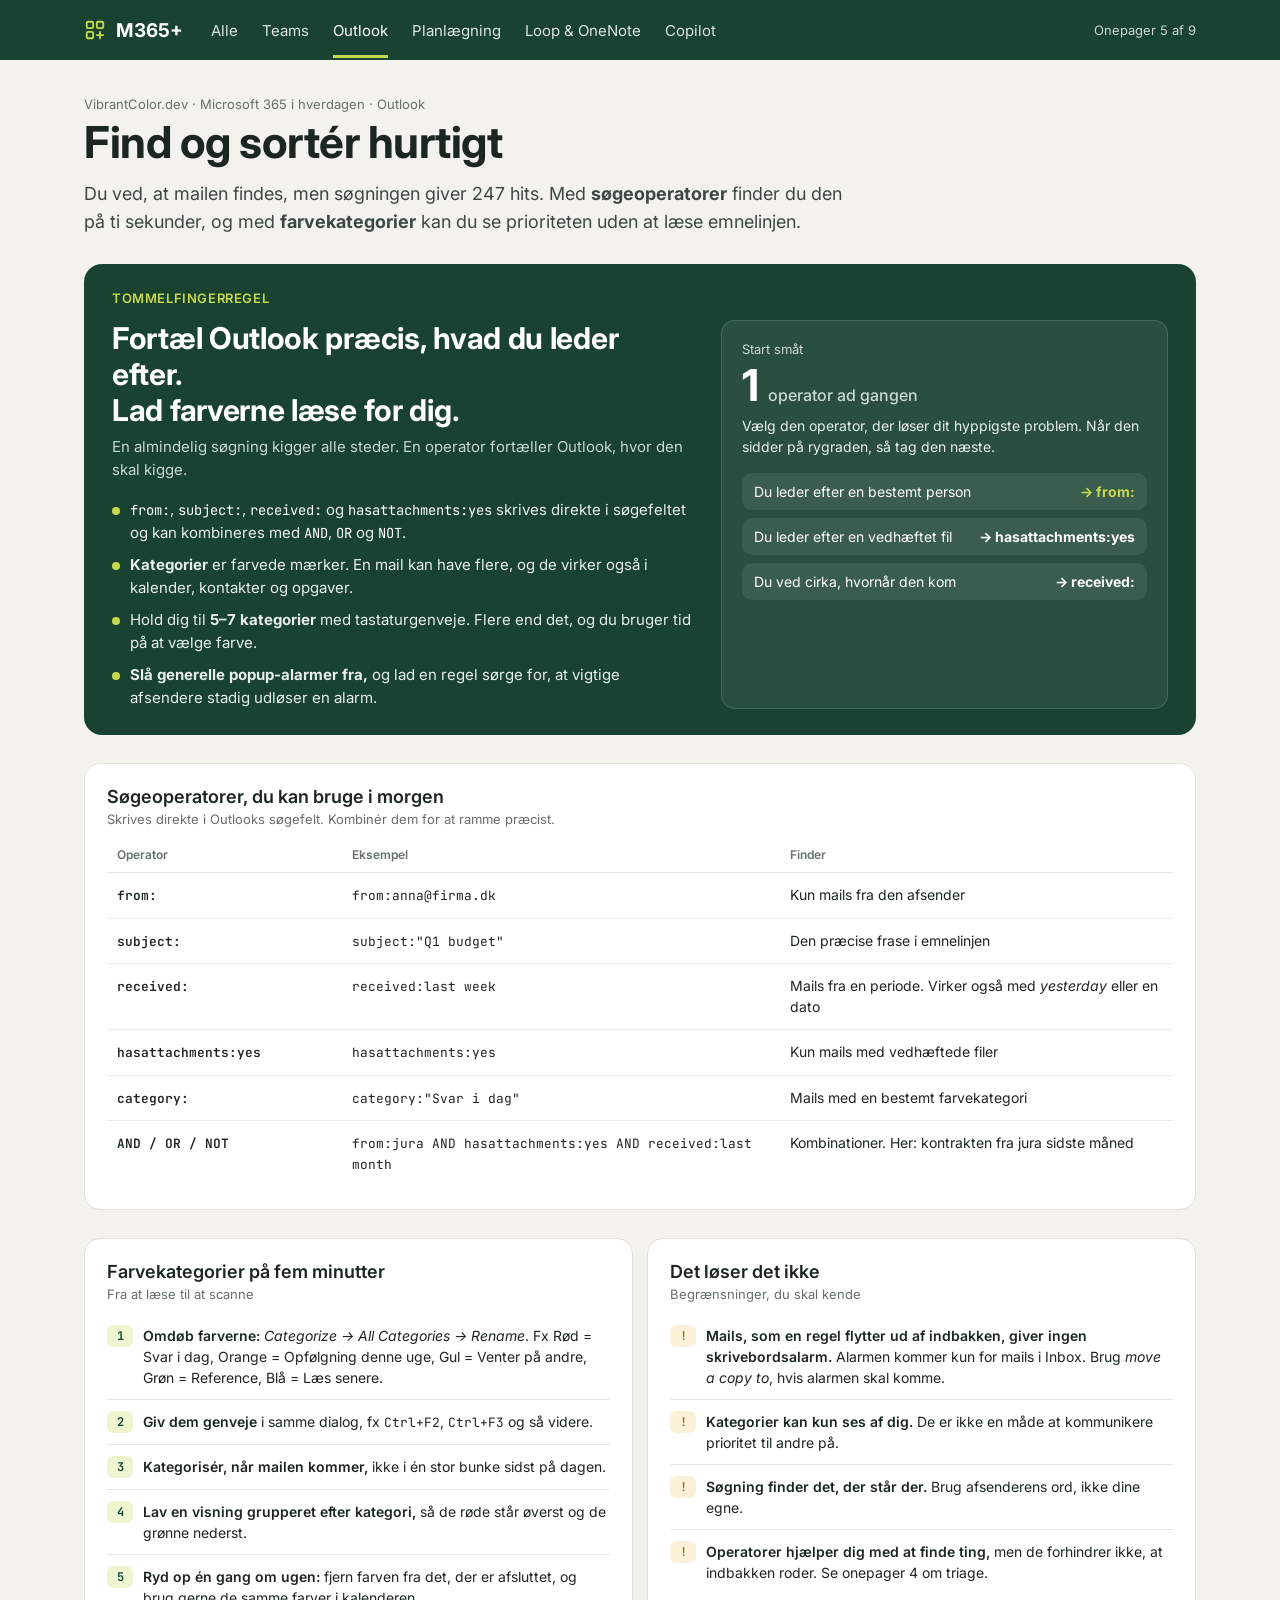
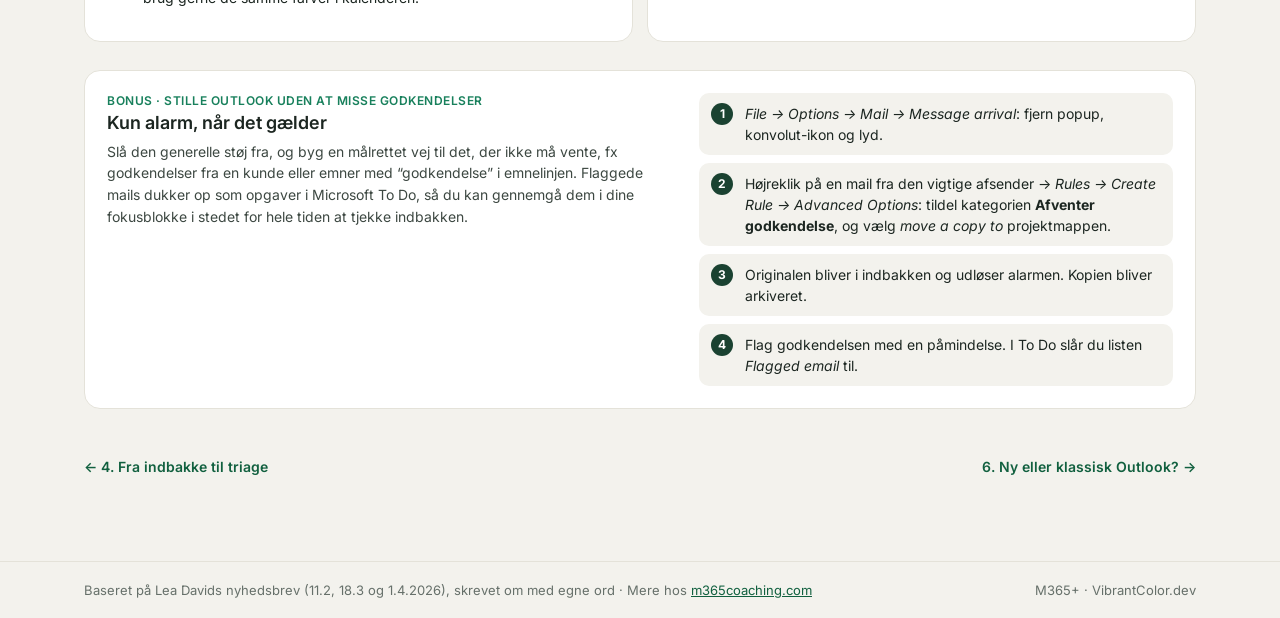
<file: 05-outlook-find-og-sorter.html>
<!doctype html>
<html lang="da">
<head>
<meta charset="utf-8"><meta name="viewport" content="width=device-width, initial-scale=1">
<meta name="design-system" content="Limfjord">
<title>Find og sortér hurtigt · M365+ onepager 5</title>
<link rel="preconnect" href="https://fonts.googleapis.com">
<link href="https://fonts.googleapis.com/css2?family=Inter:wght@400;500;600;700&family=JetBrains+Mono:wght@500;600&display=swap" rel="stylesheet">
<style>
/* Limfjord — værdierne følger limfjord/tokens.json */
:root{--forest:#1a4231;--forest-deep:#12291f;--green:#18805c;--lime:#c6d94e;--bg:#f3f2ed;--card:#fff;
--border:#e4e2d9;--rule:#e8e6de;--ink:#1c2621;--ink-2:#3d4842;--sec:#66706a;--mono:'JetBrains Mono',Consolas,monospace}
*{box-sizing:border-box}
body{margin:0;background:var(--bg);color:var(--ink);font-family:Inter,'Segoe UI',Roboto,system-ui,sans-serif}
a{color:#11603f}a:hover{color:#0b4a30}
.wrap{max-width:1160px;margin:0 auto;padding:0 24px}
.card{background:var(--card);border:1px solid var(--border);border-radius:16px;padding:22px}
.muted{color:var(--sec)} .mono{font-family:var(--mono);font-size:.92em}
header{background:var(--forest);color:#fff}
nav{min-height:60px;display:flex;flex-wrap:wrap;align-items:center;gap:8px 28px}
.brand{color:#fff;text-decoration:none;font-size:19px;font-weight:700;display:flex;align-items:center;gap:10px;padding:14px 0}
.brand:hover{color:#fff}
.tabs{display:flex;flex-wrap:wrap;gap:4px 24px;font-size:15px;flex:1 1 auto}
.tabs a{color:#dbe6df;text-decoration:none;padding:18px 0 15px;border-bottom:3px solid transparent}
.tabs a.on,.tabs a:hover{color:#fff}.tabs a.on{border-bottom-color:var(--lime)}
.stamp{font-size:13px;color:#c9d8cf}
main.wrap{padding-top:36px;padding-bottom:64px;display:flex;flex-direction:column;gap:28px}
.hero h1{margin:0;font-size:clamp(30px,5vw,44px);line-height:1.1;font-weight:700;letter-spacing:-.5px}
.hero p.lead{margin:14px 0 0;font-size:18px;line-height:1.55;color:var(--ink-2);max-width:780px}
.panel{background:var(--forest);color:#fff;border-radius:18px;padding:26px 28px}
.panel h2{margin:0;font-size:13px;font-weight:600;letter-spacing:.6px;text-transform:uppercase;color:var(--lime)}
.sig{display:grid;grid-template-columns:minmax(0,1.3fr) minmax(0,1fr);gap:28px;margin-top:14px}
@media(max-width:820px){.sig{grid-template-columns:1fr}}
.sig h3{margin:0;font-size:30px;font-weight:700;letter-spacing:-.3px;line-height:1.2}
.sig .sub{margin:8px 0 0;color:#c9d8cf;font-size:15px;line-height:1.5}
.sig ul{margin:18px 0 0;padding:0;list-style:none;display:flex;flex-direction:column;gap:10px}
.sig li{position:relative;padding-left:18px;font-size:15px;line-height:1.5;color:#e7efe9}
.sig li:before{content:"";position:absolute;left:0;top:8px;width:8px;height:8px;border-radius:50%;background:var(--lime)}
.sig .mono{color:#fff}
.ask{background:rgba(255,255,255,.07);border:1px solid rgba(255,255,255,.14);border-radius:14px;padding:20px}
.big{font-size:44px;font-weight:700;line-height:1;margin-top:6px}
.big span{font-size:16px;font-weight:500;color:#c9d8cf}
.route{display:flex;flex-direction:column;gap:8px;margin-top:16px;font-size:14px}
.route div{display:flex;justify-content:space-between;gap:10px;padding:10px 12px;border-radius:10px;background:rgba(255,255,255,.08)}
.route b{white-space:nowrap;text-align:right}
.route .yes b{color:var(--lime)}
.duo{display:grid;grid-template-columns:repeat(auto-fit,minmax(min(300px,100%),1fr));gap:14px}
.mini{background:#fff;border:1px solid var(--border);border-radius:14px;padding:18px 20px;display:flex;gap:14px;align-items:flex-start}
.mini .ic{flex:none;width:40px;height:40px;border-radius:10px;display:grid;place-items:center;background:#eef5d0}
.mini h3{margin:0;font-size:17px;font-weight:600}
.mini p{margin:4px 0 0;font-size:14px;line-height:1.5;color:var(--ink-2)}
.card h2{margin:0 0 4px;font-size:18px;font-weight:600}
.scroll{overflow-x:auto}
.tbl{width:100%;border-collapse:collapse;font-size:14px;min-width:640px;margin-top:10px}
.tbl th{text-align:left;font-size:12px;font-weight:600;color:var(--sec);padding:10px 10px;border-bottom:1px solid var(--border)}
.tbl td{padding:12px 10px;border-bottom:1px solid #efede6;vertical-align:top;line-height:1.45}
.tbl td:first-child{font-weight:600;width:22%}
.tbl tr:last-child td{border-bottom:none}
.tag{display:inline-block;font-size:11px;font-weight:700;padding:2px 8px;border-radius:999px;margin-left:6px;vertical-align:1px;white-space:nowrap}
.tag.ok{background:#e3f1ea;color:#18805c}.tag.warn{background:#fbf1d8;color:#9a6b05}.tag.no{background:#fbe3e8;color:#b8304d}
.grid2{display:grid;grid-template-columns:repeat(auto-fit,minmax(min(340px,100%),1fr));gap:14px}
.check{list-style:none;margin:12px 0 0;padding:0;display:flex;flex-direction:column}
.check li{display:grid;grid-template-columns:26px minmax(0,1fr);gap:10px;padding:11px 0;border-bottom:1px solid var(--rule);font-size:14px;line-height:1.5}
.check li:last-child{border-bottom:none}
.check .n,.check .x{font-family:var(--mono);font-size:12px;font-weight:600;border-radius:6px;height:22px;display:grid;place-items:center}
.check .n{color:var(--forest);background:#eef5d0}
.check .x{color:#9a6b05;background:#fbf1d8}
.check b{font-weight:600}
.tip{display:grid;grid-template-columns:minmax(0,1.2fr) minmax(0,1fr);gap:24px;align-items:start}
@media(max-width:820px){.tip{grid-template-columns:1fr}}
.tip p{margin:8px 0 0;font-size:14px;line-height:1.55;color:var(--ink-2)}
.steps{counter-reset:s;list-style:none;margin:0;padding:0;display:flex;flex-direction:column;gap:8px}
.steps li{counter-increment:s;position:relative;font-size:14px;line-height:1.5;background:var(--bg);border-radius:10px;padding:10px 12px 10px 46px}
.steps li:before{content:counter(s);position:absolute;left:12px;top:10px;width:22px;height:22px;border-radius:50%;background:var(--forest);color:#fff;font-size:12px;font-weight:700;display:grid;place-items:center}
.kicker{font-size:12px;font-weight:600;letter-spacing:.5px;text-transform:uppercase;color:var(--green)}
.pager{display:flex;justify-content:space-between;gap:12px;flex-wrap:wrap;font-size:14px}
.pager a{text-decoration:none;font-weight:600}
.series{display:grid;grid-template-columns:repeat(auto-fit,minmax(min(330px,100%),1fr));gap:14px}
.op{background:#fff;border:1px solid var(--border);border-radius:16px;padding:20px 22px;text-decoration:none;color:var(--ink);display:flex;flex-direction:column;gap:8px;transition:border-color .15s,transform .15s}
.op:hover{border-color:var(--green);transform:translateY(-2px);color:var(--ink)}
.op .top{display:flex;justify-content:space-between;align-items:center;gap:10px}
.op .nr{font-family:var(--mono);font-size:12px;font-weight:600;color:var(--forest);background:#eef5d0;border-radius:6px;padding:2px 8px}
.op .grp{font-size:12px;color:var(--sec)}
.op h3{margin:4px 0 0;font-size:20px;font-weight:700;letter-spacing:-.2px}
.op p{margin:0;font-size:14px;line-height:1.5;color:var(--ink-2)}
.op .rule{border-left:3px solid var(--lime);padding-left:10px;font-weight:600;color:var(--ink)}
footer{border-top:1px solid var(--border)}
footer .wrap{padding-top:20px;padding-bottom:20px;display:flex;flex-wrap:wrap;justify-content:space-between;gap:8px;font-size:13px;color:var(--sec)}
@media(max-width:600px){.wrap{padding:0 16px}.panel{padding:20px}.card{padding:18px}.stamp{display:none}}
@media print{
  @page{size:A4;margin:10mm}
  html{zoom:var(--pz,.52)}
  body{background:#fff;-webkit-print-color-adjust:exact;print-color-adjust:exact}
  .wrap{max-width:none;padding:0}
  main.wrap{padding-top:16px;padding-bottom:0;gap:14px}
  .card,.mini,.panel,.op{break-inside:avoid}
  .tbl{min-width:0}.pager{display:none}
  nav{min-height:44px}.brand{padding:8px 0}.tabs a{padding:12px 0 9px}
}
</style>
</head>
<body>
<header><nav class="wrap" aria-label="Serie">
  <a class="brand" href="index.html"><svg width="22" height="22" viewBox="0 0 24 24" fill="none" stroke="#c6d94e" stroke-width="2" stroke-linecap="round" stroke-linejoin="round" aria-hidden="true"><rect x="3" y="3" width="7" height="7" rx="1.5"/><rect x="14" y="3" width="7" height="7" rx="1.5"/><rect x="3" y="14" width="7" height="7" rx="1.5"/><path d="M17.5 14v7M14 17.5h7"/></svg> M365+</a>
  <div class="tabs"><a href="index.html">Alle</a><a href="01-teams-chat-eller-kanal.html">Teams</a><a href="04-outlook-triage.html" class="on">Outlook</a><a href="07-kalender-og-tid.html">Planlægning</a><a href="08-loop-eller-onenote.html">Loop &amp; OneNote</a><a href="09-copilot-i-teams-moder.html">Copilot</a></div>
  <span class="stamp">Onepager 5 af 9</span>
</nav></header>
<main class="wrap">
<section class="hero" aria-labelledby="hero-title">
    <p class="muted" style="margin:0 0 6px;font-size:13px">VibrantColor.dev · Microsoft 365 i hverdagen · Outlook</p>
    <h1 id="hero-title">Find og sortér hurtigt</h1>
    <p class="lead">Du ved, at mailen findes, men søgningen giver 247 hits. Med <b>søgeoperatorer</b> finder du den på ti sekunder, og med <b>farvekategorier</b> kan du se prioriteten uden at læse emnelinjen.</p>
  </section>
<section class="panel" aria-labelledby="rule-title">
    <h2 id="rule-title">Tommelfingerregel</h2>
    <div class="sig">
      <div>
        <h3>Fortæl Outlook præcis, hvad du leder efter.<br>Lad farverne læse for dig.</h3>
        <p class="sub">En almindelig søgning kigger alle steder. En operator fortæller Outlook, hvor den skal kigge.</p>
        <ul><li><span class="mono">from:</span>, <span class="mono">subject:</span>, <span class="mono">received:</span> og <span class="mono">hasattachments:yes</span> skrives direkte i søgefeltet og kan kombineres med <span class="mono">AND</span>, <span class="mono">OR</span> og <span class="mono">NOT</span>.</li><li><b>Kategorier</b> er farvede mærker. En mail kan have flere, og de virker også i kalender, kontakter og opgaver.</li><li>Hold dig til <b>5–7 kategorier</b> med tastaturgenveje. Flere end det, og du bruger tid på at vælge farve.</li><li><b>Slå generelle popup-alarmer fra,</b> og lad en regel sørge for, at vigtige afsendere stadig udløser en alarm.</li></ul>
      </div>
      <div class="ask">
        <div style="font-size:13px;color:#c9d8cf">Start småt</div>
        <div class="big">1 <span>operator ad gangen</span></div>
        <div style="font-size:14px;color:#e7efe9;margin-top:8px;line-height:1.5">Vælg den operator, der løser dit hyppigste problem. Når den sidder på rygraden, så tag den næste.</div>
        <div class="route"><div class="yes"><span>Du leder efter en bestemt person</span><b>→ from:</b></div><div><span>Du leder efter en vedhæftet fil</span><b>→ hasattachments:yes</b></div><div><span>Du ved cirka, hvornår den kom</span><b>→ received:</b></div></div>
      </div>
    </div>
  </section>
<section class="card" aria-labelledby="tbl-title">
    <h2 id="tbl-title">Søgeoperatorer, du kan bruge i morgen</h2>
    <p class="muted" style="margin:0;font-size:13px">Skrives direkte i Outlooks søgefelt. Kombinér dem for at ramme præcist.</p>
    <div class="scroll"><table class="tbl"><thead><tr><th>Operator</th><th>Eksempel</th><th>Finder</th></tr></thead><tbody><tr><td><span class="mono">from:</span></td><td><span class="mono">from:anna@firma.dk</span></td><td>Kun mails fra den afsender</td></tr><tr><td><span class="mono">subject:</span></td><td><span class="mono">subject:"Q1 budget"</span></td><td>Den præcise frase i emnelinjen</td></tr><tr><td><span class="mono">received:</span></td><td><span class="mono">received:last week</span></td><td>Mails fra en periode. Virker også med <i>yesterday</i> eller en dato</td></tr><tr><td><span class="mono">hasattachments:yes</span></td><td><span class="mono">hasattachments:yes</span></td><td>Kun mails med vedhæftede filer</td></tr><tr><td><span class="mono">category:</span></td><td><span class="mono">category:"Svar i dag"</span></td><td>Mails med en bestemt farvekategori</td></tr><tr><td><span class="mono">AND / OR / NOT</span></td><td><span class="mono">from:jura AND hasattachments:yes AND received:last month</span></td><td>Kombinationer. Her: kontrakten fra jura sidste måned</td></tr></tbody></table></div>
  </section>
<section class="grid2"><div class="card" aria-labelledby="l0">
      <h2 id="l0">Farvekategorier på fem minutter</h2>
      <p class="muted" style="margin:0;font-size:13px">Fra at læse til at scanne</p>
      <ul class="check"><li><span class="n">1</span><span><b>Omdøb farverne:</b> <i>Categorize → All Categories → Rename</i>. Fx Rød = Svar i dag, Orange = Opfølgning denne uge, Gul = Venter på andre, Grøn = Reference, Blå = Læs senere.</span></li><li><span class="n">2</span><span><b>Giv dem genveje</b> i samme dialog, fx <span class="mono">Ctrl+F2</span>, <span class="mono">Ctrl+F3</span> og så videre.</span></li><li><span class="n">3</span><span><b>Kategorisér, når mailen kommer,</b> ikke i én stor bunke sidst på dagen.</span></li><li><span class="n">4</span><span><b>Lav en visning grupperet efter kategori,</b> så de røde står øverst og de grønne nederst.</span></li><li><span class="n">5</span><span><b>Ryd op én gang om ugen:</b> fjern farven fra det, der er afsluttet, og brug gerne de samme farver i kalenderen.</span></li></ul>
    </div><div class="card" aria-labelledby="l1">
      <h2 id="l1">Det løser det ikke</h2>
      <p class="muted" style="margin:0;font-size:13px">Begrænsninger, du skal kende</p>
      <ul class="check"><li><span class="x">!</span><span><b>Mails, som en regel flytter ud af indbakken, giver ingen skrivebordsalarm.</b> Alarmen kommer kun for mails i Inbox. Brug <i>move a copy to</i>, hvis alarmen skal komme.</span></li><li><span class="x">!</span><span><b>Kategorier kan kun ses af dig.</b> De er ikke en måde at kommunikere prioritet til andre på.</span></li><li><span class="x">!</span><span><b>Søgning finder det, der står der.</b> Brug afsenderens ord, ikke dine egne.</span></li><li><span class="x">!</span><span><b>Operatorer hjælper dig med at finde ting,</b> men de forhindrer ikke, at indbakken roder. Se onepager 4 om triage.</span></li></ul>
    </div></section>
<section class="card" aria-labelledby="bonus-title">
    <div class="tip">
      <div>
        <div class="kicker">Bonus · Stille Outlook uden at misse godkendelser</div>
        <h2 id="bonus-title" style="margin-top:4px">Kun alarm, når det gælder</h2>
        <p>Slå den generelle støj fra, og byg en målrettet vej til det, der ikke må vente, fx godkendelser fra en kunde eller emner med “godkendelse” i emnelinjen. Flaggede mails dukker op som opgaver i Microsoft To Do, så du kan gennemgå dem i dine fokusblokke i stedet for hele tiden at tjekke indbakken.</p>
      </div>
      <ol class="steps"><li><i>File → Options → Mail → Message arrival</i>: fjern popup, konvolut-ikon og lyd.</li><li>Højreklik på en mail fra den vigtige afsender → <i>Rules → Create Rule → Advanced Options</i>: tildel kategorien <b>Afventer godkendelse</b>, og vælg <i>move a copy to</i> projektmappen.</li><li>Originalen bliver i indbakken og udløser alarmen. Kopien bliver arkiveret.</li><li>Flag godkendelsen med en påmindelse. I To Do slår du listen <i>Flagged email</i> til.</li></ol>
    </div>
  </section>
<nav class="pager" aria-label="Bladr"><a href="04-outlook-triage.html">← 4. Fra indbakke til triage</a><a href="06-ny-eller-klassisk-outlook.html">6. Ny eller klassisk Outlook? →</a></nav>
</main>
<footer><div class="wrap">
  <span>Baseret på Lea Davids nyhedsbrev (11.2, 18.3 og 1.4.2026), skrevet om med egne ord · Mere hos <a href="https://m365coaching.com">m365coaching.com</a></span>
  <span>M365+ · VibrantColor.dev</span>
</div></footer>
</body>
</html>
</file>
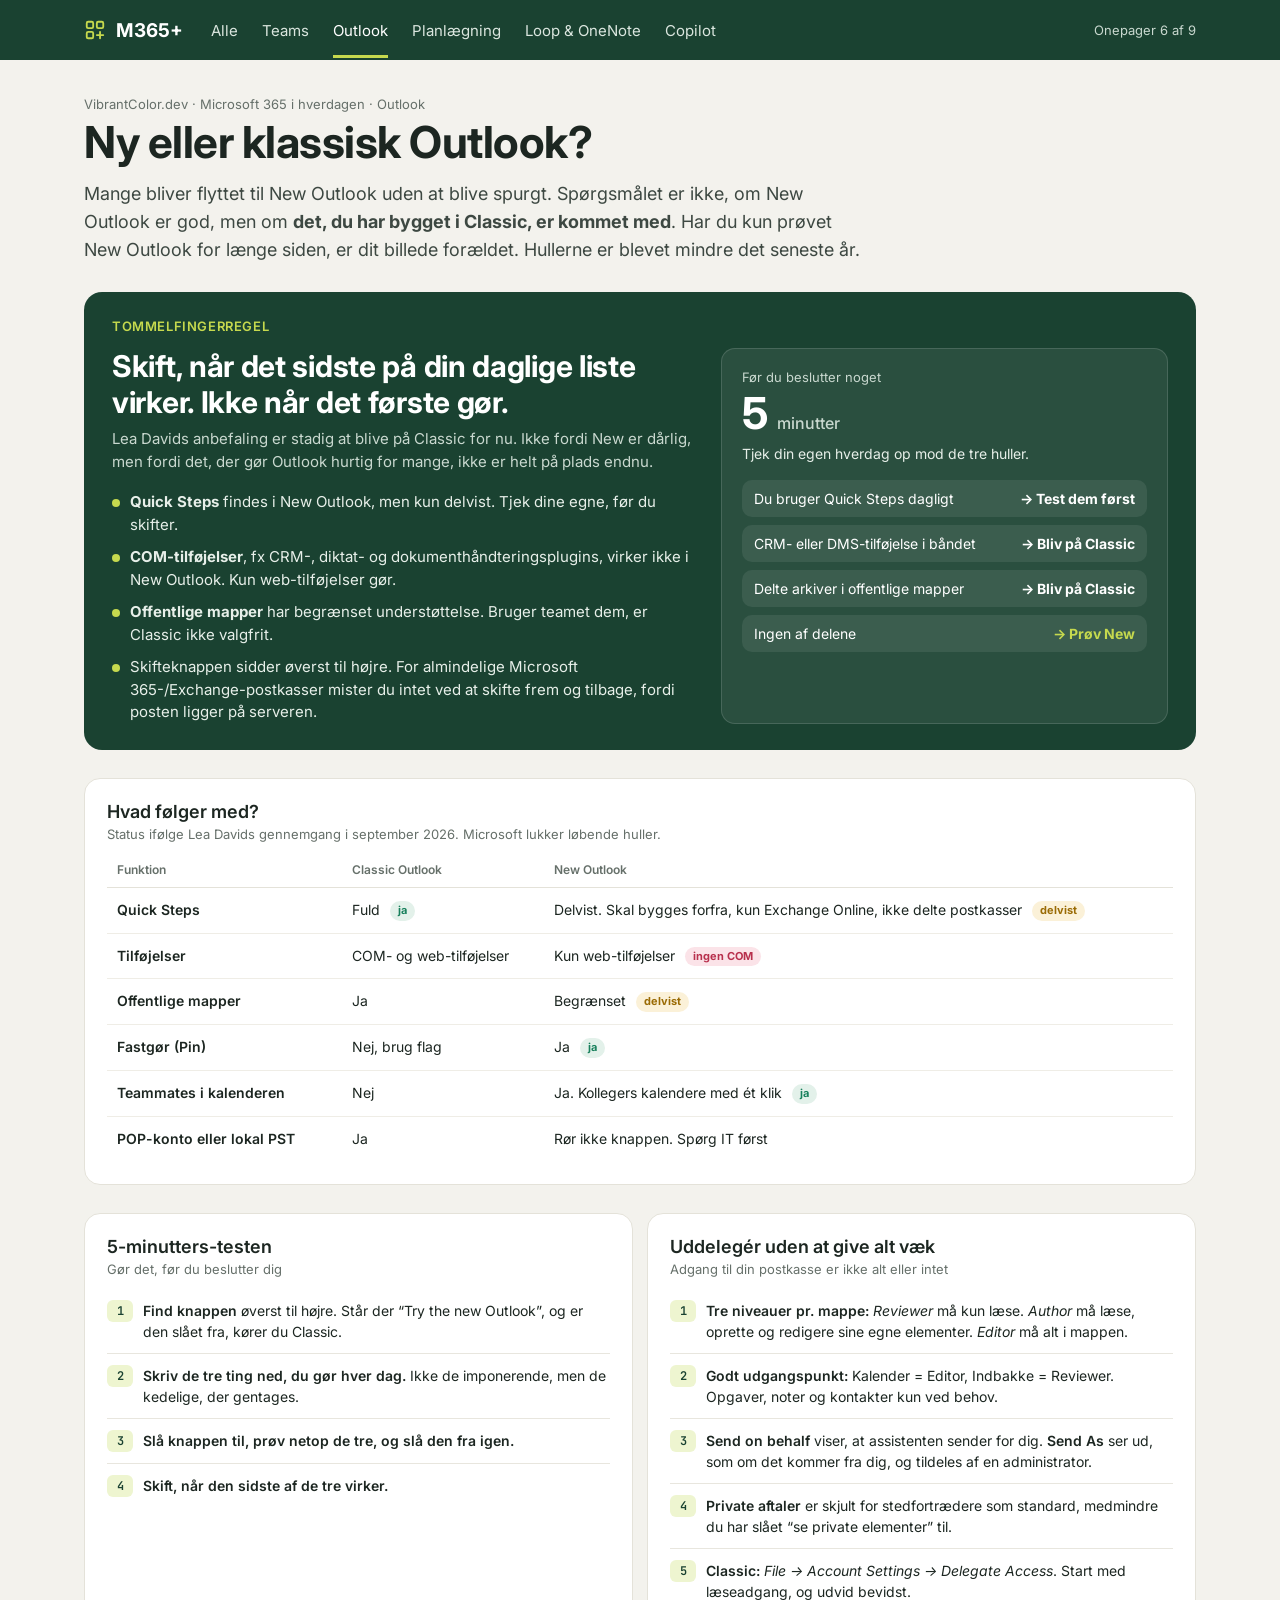
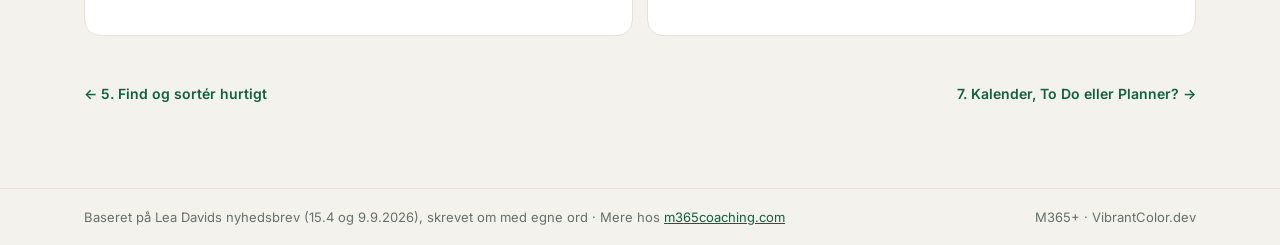
<file: 06-ny-eller-klassisk-outlook.html>
<!doctype html>
<html lang="da">
<head>
<meta charset="utf-8"><meta name="viewport" content="width=device-width, initial-scale=1">
<meta name="design-system" content="Limfjord">
<title>Ny eller klassisk Outlook? · M365+ onepager 6</title>
<link rel="preconnect" href="https://fonts.googleapis.com">
<link href="https://fonts.googleapis.com/css2?family=Inter:wght@400;500;600;700&family=JetBrains+Mono:wght@500;600&display=swap" rel="stylesheet">
<style>
/* Limfjord — værdierne følger limfjord/tokens.json */
:root{--forest:#1a4231;--forest-deep:#12291f;--green:#18805c;--lime:#c6d94e;--bg:#f3f2ed;--card:#fff;
--border:#e4e2d9;--rule:#e8e6de;--ink:#1c2621;--ink-2:#3d4842;--sec:#66706a;--mono:'JetBrains Mono',Consolas,monospace}
*{box-sizing:border-box}
body{margin:0;background:var(--bg);color:var(--ink);font-family:Inter,'Segoe UI',Roboto,system-ui,sans-serif}
a{color:#11603f}a:hover{color:#0b4a30}
.wrap{max-width:1160px;margin:0 auto;padding:0 24px}
.card{background:var(--card);border:1px solid var(--border);border-radius:16px;padding:22px}
.muted{color:var(--sec)} .mono{font-family:var(--mono);font-size:.92em}
header{background:var(--forest);color:#fff}
nav{min-height:60px;display:flex;flex-wrap:wrap;align-items:center;gap:8px 28px}
.brand{color:#fff;text-decoration:none;font-size:19px;font-weight:700;display:flex;align-items:center;gap:10px;padding:14px 0}
.brand:hover{color:#fff}
.tabs{display:flex;flex-wrap:wrap;gap:4px 24px;font-size:15px;flex:1 1 auto}
.tabs a{color:#dbe6df;text-decoration:none;padding:18px 0 15px;border-bottom:3px solid transparent}
.tabs a.on,.tabs a:hover{color:#fff}.tabs a.on{border-bottom-color:var(--lime)}
.stamp{font-size:13px;color:#c9d8cf}
main.wrap{padding-top:36px;padding-bottom:64px;display:flex;flex-direction:column;gap:28px}
.hero h1{margin:0;font-size:clamp(30px,5vw,44px);line-height:1.1;font-weight:700;letter-spacing:-.5px}
.hero p.lead{margin:14px 0 0;font-size:18px;line-height:1.55;color:var(--ink-2);max-width:780px}
.panel{background:var(--forest);color:#fff;border-radius:18px;padding:26px 28px}
.panel h2{margin:0;font-size:13px;font-weight:600;letter-spacing:.6px;text-transform:uppercase;color:var(--lime)}
.sig{display:grid;grid-template-columns:minmax(0,1.3fr) minmax(0,1fr);gap:28px;margin-top:14px}
@media(max-width:820px){.sig{grid-template-columns:1fr}}
.sig h3{margin:0;font-size:30px;font-weight:700;letter-spacing:-.3px;line-height:1.2}
.sig .sub{margin:8px 0 0;color:#c9d8cf;font-size:15px;line-height:1.5}
.sig ul{margin:18px 0 0;padding:0;list-style:none;display:flex;flex-direction:column;gap:10px}
.sig li{position:relative;padding-left:18px;font-size:15px;line-height:1.5;color:#e7efe9}
.sig li:before{content:"";position:absolute;left:0;top:8px;width:8px;height:8px;border-radius:50%;background:var(--lime)}
.sig .mono{color:#fff}
.ask{background:rgba(255,255,255,.07);border:1px solid rgba(255,255,255,.14);border-radius:14px;padding:20px}
.big{font-size:44px;font-weight:700;line-height:1;margin-top:6px}
.big span{font-size:16px;font-weight:500;color:#c9d8cf}
.route{display:flex;flex-direction:column;gap:8px;margin-top:16px;font-size:14px}
.route div{display:flex;justify-content:space-between;gap:10px;padding:10px 12px;border-radius:10px;background:rgba(255,255,255,.08)}
.route b{white-space:nowrap;text-align:right}
.route .yes b{color:var(--lime)}
.duo{display:grid;grid-template-columns:repeat(auto-fit,minmax(min(300px,100%),1fr));gap:14px}
.mini{background:#fff;border:1px solid var(--border);border-radius:14px;padding:18px 20px;display:flex;gap:14px;align-items:flex-start}
.mini .ic{flex:none;width:40px;height:40px;border-radius:10px;display:grid;place-items:center;background:#eef5d0}
.mini h3{margin:0;font-size:17px;font-weight:600}
.mini p{margin:4px 0 0;font-size:14px;line-height:1.5;color:var(--ink-2)}
.card h2{margin:0 0 4px;font-size:18px;font-weight:600}
.scroll{overflow-x:auto}
.tbl{width:100%;border-collapse:collapse;font-size:14px;min-width:640px;margin-top:10px}
.tbl th{text-align:left;font-size:12px;font-weight:600;color:var(--sec);padding:10px 10px;border-bottom:1px solid var(--border)}
.tbl td{padding:12px 10px;border-bottom:1px solid #efede6;vertical-align:top;line-height:1.45}
.tbl td:first-child{font-weight:600;width:22%}
.tbl tr:last-child td{border-bottom:none}
.tag{display:inline-block;font-size:11px;font-weight:700;padding:2px 8px;border-radius:999px;margin-left:6px;vertical-align:1px;white-space:nowrap}
.tag.ok{background:#e3f1ea;color:#18805c}.tag.warn{background:#fbf1d8;color:#9a6b05}.tag.no{background:#fbe3e8;color:#b8304d}
.grid2{display:grid;grid-template-columns:repeat(auto-fit,minmax(min(340px,100%),1fr));gap:14px}
.check{list-style:none;margin:12px 0 0;padding:0;display:flex;flex-direction:column}
.check li{display:grid;grid-template-columns:26px minmax(0,1fr);gap:10px;padding:11px 0;border-bottom:1px solid var(--rule);font-size:14px;line-height:1.5}
.check li:last-child{border-bottom:none}
.check .n,.check .x{font-family:var(--mono);font-size:12px;font-weight:600;border-radius:6px;height:22px;display:grid;place-items:center}
.check .n{color:var(--forest);background:#eef5d0}
.check .x{color:#9a6b05;background:#fbf1d8}
.check b{font-weight:600}
.tip{display:grid;grid-template-columns:minmax(0,1.2fr) minmax(0,1fr);gap:24px;align-items:start}
@media(max-width:820px){.tip{grid-template-columns:1fr}}
.tip p{margin:8px 0 0;font-size:14px;line-height:1.55;color:var(--ink-2)}
.steps{counter-reset:s;list-style:none;margin:0;padding:0;display:flex;flex-direction:column;gap:8px}
.steps li{counter-increment:s;position:relative;font-size:14px;line-height:1.5;background:var(--bg);border-radius:10px;padding:10px 12px 10px 46px}
.steps li:before{content:counter(s);position:absolute;left:12px;top:10px;width:22px;height:22px;border-radius:50%;background:var(--forest);color:#fff;font-size:12px;font-weight:700;display:grid;place-items:center}
.kicker{font-size:12px;font-weight:600;letter-spacing:.5px;text-transform:uppercase;color:var(--green)}
.pager{display:flex;justify-content:space-between;gap:12px;flex-wrap:wrap;font-size:14px}
.pager a{text-decoration:none;font-weight:600}
.series{display:grid;grid-template-columns:repeat(auto-fit,minmax(min(330px,100%),1fr));gap:14px}
.op{background:#fff;border:1px solid var(--border);border-radius:16px;padding:20px 22px;text-decoration:none;color:var(--ink);display:flex;flex-direction:column;gap:8px;transition:border-color .15s,transform .15s}
.op:hover{border-color:var(--green);transform:translateY(-2px);color:var(--ink)}
.op .top{display:flex;justify-content:space-between;align-items:center;gap:10px}
.op .nr{font-family:var(--mono);font-size:12px;font-weight:600;color:var(--forest);background:#eef5d0;border-radius:6px;padding:2px 8px}
.op .grp{font-size:12px;color:var(--sec)}
.op h3{margin:4px 0 0;font-size:20px;font-weight:700;letter-spacing:-.2px}
.op p{margin:0;font-size:14px;line-height:1.5;color:var(--ink-2)}
.op .rule{border-left:3px solid var(--lime);padding-left:10px;font-weight:600;color:var(--ink)}
footer{border-top:1px solid var(--border)}
footer .wrap{padding-top:20px;padding-bottom:20px;display:flex;flex-wrap:wrap;justify-content:space-between;gap:8px;font-size:13px;color:var(--sec)}
@media(max-width:600px){.wrap{padding:0 16px}.panel{padding:20px}.card{padding:18px}.stamp{display:none}}
@media print{
  @page{size:A4;margin:10mm}
  html{zoom:var(--pz,.52)}
  body{background:#fff;-webkit-print-color-adjust:exact;print-color-adjust:exact}
  .wrap{max-width:none;padding:0}
  main.wrap{padding-top:16px;padding-bottom:0;gap:14px}
  .card,.mini,.panel,.op{break-inside:avoid}
  .tbl{min-width:0}.pager{display:none}
  nav{min-height:44px}.brand{padding:8px 0}.tabs a{padding:12px 0 9px}
}
</style>
</head>
<body>
<header><nav class="wrap" aria-label="Serie">
  <a class="brand" href="index.html"><svg width="22" height="22" viewBox="0 0 24 24" fill="none" stroke="#c6d94e" stroke-width="2" stroke-linecap="round" stroke-linejoin="round" aria-hidden="true"><rect x="3" y="3" width="7" height="7" rx="1.5"/><rect x="14" y="3" width="7" height="7" rx="1.5"/><rect x="3" y="14" width="7" height="7" rx="1.5"/><path d="M17.5 14v7M14 17.5h7"/></svg> M365+</a>
  <div class="tabs"><a href="index.html">Alle</a><a href="01-teams-chat-eller-kanal.html">Teams</a><a href="04-outlook-triage.html" class="on">Outlook</a><a href="07-kalender-og-tid.html">Planlægning</a><a href="08-loop-eller-onenote.html">Loop &amp; OneNote</a><a href="09-copilot-i-teams-moder.html">Copilot</a></div>
  <span class="stamp">Onepager 6 af 9</span>
</nav></header>
<main class="wrap">
<section class="hero" aria-labelledby="hero-title">
    <p class="muted" style="margin:0 0 6px;font-size:13px">VibrantColor.dev · Microsoft 365 i hverdagen · Outlook</p>
    <h1 id="hero-title">Ny eller klassisk Outlook?</h1>
    <p class="lead">Mange bliver flyttet til New Outlook uden at blive spurgt. Spørgsmålet er ikke, om New Outlook er god, men om <b>det, du har bygget i Classic, er kommet med</b>. Har du kun prøvet New Outlook for længe siden, er dit billede forældet. Hullerne er blevet mindre det seneste år.</p>
  </section>
<section class="panel" aria-labelledby="rule-title">
    <h2 id="rule-title">Tommelfingerregel</h2>
    <div class="sig">
      <div>
        <h3>Skift, når det sidste på din daglige liste virker. Ikke når det første gør.</h3>
        <p class="sub">Lea Davids anbefaling er stadig at blive på Classic for nu. Ikke fordi New er dårlig, men fordi det, der gør Outlook hurtig for mange, ikke er helt på plads endnu.</p>
        <ul><li><b>Quick Steps</b> findes i New Outlook, men kun delvist. Tjek dine egne, før du skifter.</li><li><b>COM-tilføjelser</b>, fx CRM-, diktat- og dokumenthåndteringsplugins, virker ikke i New Outlook. Kun web-tilføjelser gør.</li><li><b>Offentlige mapper</b> har begrænset understøttelse. Bruger teamet dem, er Classic ikke valgfrit.</li><li>Skifteknappen sidder øverst til højre. For almindelige Microsoft 365-/Exchange-postkasser mister du intet ved at skifte frem og tilbage, fordi posten ligger på serveren.</li></ul>
      </div>
      <div class="ask">
        <div style="font-size:13px;color:#c9d8cf">Før du beslutter noget</div>
        <div class="big">5 <span>minutter</span></div>
        <div style="font-size:14px;color:#e7efe9;margin-top:8px;line-height:1.5">Tjek din egen hverdag op mod de tre huller.</div>
        <div class="route"><div><span>Du bruger Quick Steps dagligt</span><b>→ Test dem først</b></div><div><span>CRM- eller DMS-tilføjelse i båndet</span><b>→ Bliv på Classic</b></div><div><span>Delte arkiver i offentlige mapper</span><b>→ Bliv på Classic</b></div><div class="yes"><span>Ingen af delene</span><b>→ Prøv New</b></div></div>
      </div>
    </div>
  </section>
<section class="card" aria-labelledby="tbl-title">
    <h2 id="tbl-title">Hvad følger med?</h2>
    <p class="muted" style="margin:0;font-size:13px">Status ifølge Lea Davids gennemgang i september 2026. Microsoft lukker løbende huller.</p>
    <div class="scroll"><table class="tbl"><thead><tr><th>Funktion</th><th>Classic Outlook</th><th>New Outlook</th></tr></thead><tbody><tr><td>Quick Steps</td><td>Fuld <span class="tag ok">ja</span></td><td>Delvist. Skal bygges forfra, kun Exchange Online, ikke delte postkasser <span class="tag warn">delvist</span></td></tr><tr><td>Tilføjelser</td><td>COM- og web-tilføjelser</td><td>Kun web-tilføjelser <span class="tag no">ingen COM</span></td></tr><tr><td>Offentlige mapper</td><td>Ja</td><td>Begrænset <span class="tag warn">delvist</span></td></tr><tr><td>Fastgør (Pin)</td><td>Nej, brug flag</td><td>Ja <span class="tag ok">ja</span></td></tr><tr><td>Teammates i kalenderen</td><td>Nej</td><td>Ja. Kollegers kalendere med ét klik <span class="tag ok">ja</span></td></tr><tr><td>POP-konto eller lokal PST</td><td>Ja</td><td>Rør ikke knappen. Spørg IT først</td></tr></tbody></table></div>
  </section>
<section class="grid2"><div class="card" aria-labelledby="l0">
      <h2 id="l0">5-minutters-testen</h2>
      <p class="muted" style="margin:0;font-size:13px">Gør det, før du beslutter dig</p>
      <ul class="check"><li><span class="n">1</span><span><b>Find knappen</b> øverst til højre. Står der “Try the new Outlook”, og er den slået fra, kører du Classic.</span></li><li><span class="n">2</span><span><b>Skriv de tre ting ned, du gør hver dag.</b> Ikke de imponerende, men de kedelige, der gentages.</span></li><li><span class="n">3</span><span><b>Slå knappen til, prøv netop de tre, og slå den fra igen.</b></span></li><li><span class="n">4</span><span><b>Skift, når den sidste af de tre virker.</b></span></li></ul>
    </div><div class="card" aria-labelledby="l1">
      <h2 id="l1">Uddelegér uden at give alt væk</h2>
      <p class="muted" style="margin:0;font-size:13px">Adgang til din postkasse er ikke alt eller intet</p>
      <ul class="check"><li><span class="n">1</span><span><b>Tre niveauer pr. mappe:</b> <i>Reviewer</i> må kun læse. <i>Author</i> må læse, oprette og redigere sine egne elementer. <i>Editor</i> må alt i mappen.</span></li><li><span class="n">2</span><span><b>Godt udgangspunkt:</b> Kalender = Editor, Indbakke = Reviewer. Opgaver, noter og kontakter kun ved behov.</span></li><li><span class="n">3</span><span><b>Send on behalf</b> viser, at assistenten sender for dig. <b>Send As</b> ser ud, som om det kommer fra dig, og tildeles af en administrator.</span></li><li><span class="n">4</span><span><b>Private aftaler</b> er skjult for stedfortrædere som standard, medmindre du har slået “se private elementer” til.</span></li><li><span class="n">5</span><span><b>Classic:</b> <i>File → Account Settings → Delegate Access</i>. Start med læseadgang, og udvid bevidst.</span></li></ul>
    </div></section>
<nav class="pager" aria-label="Bladr"><a href="05-outlook-find-og-sorter.html">← 5. Find og sortér hurtigt</a><a href="07-kalender-og-tid.html">7. Kalender, To Do eller Planner? →</a></nav>
</main>
<footer><div class="wrap">
  <span>Baseret på Lea Davids nyhedsbrev (15.4 og 9.9.2026), skrevet om med egne ord · Mere hos <a href="https://m365coaching.com">m365coaching.com</a></span>
  <span>M365+ · VibrantColor.dev</span>
</div></footer>
</body>
</html>
</file>
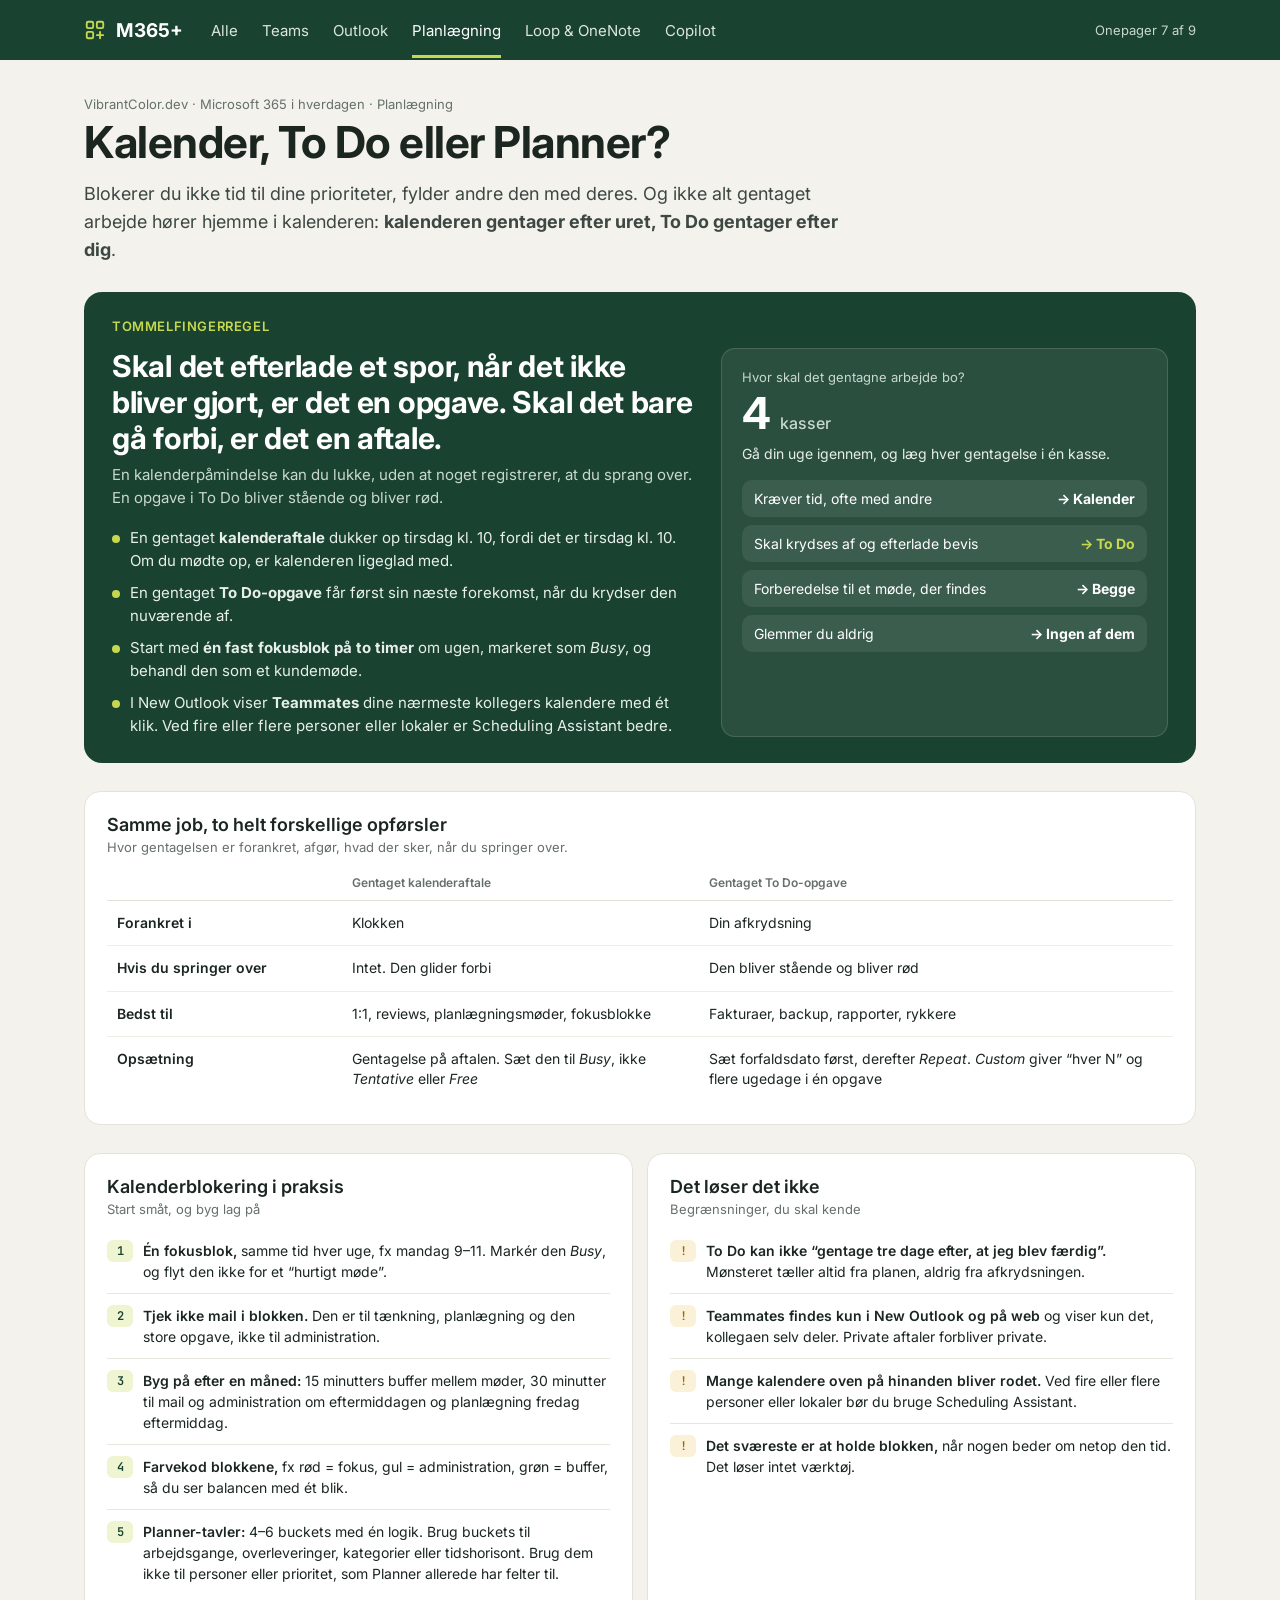
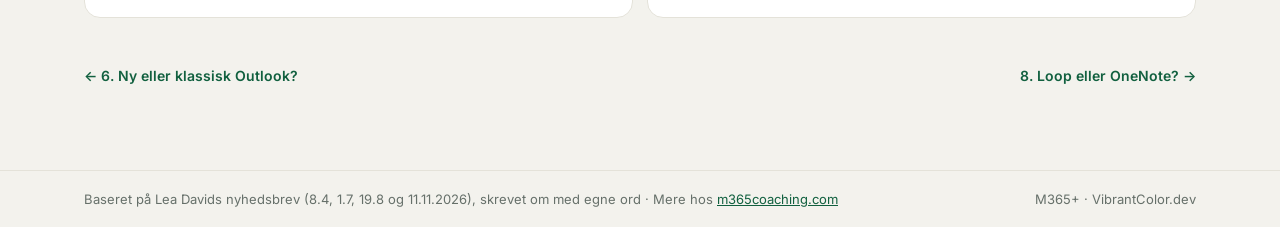
<file: 07-kalender-og-tid.html>
<!doctype html>
<html lang="da">
<head>
<meta charset="utf-8"><meta name="viewport" content="width=device-width, initial-scale=1">
<meta name="design-system" content="Limfjord">
<title>Kalender, To Do eller Planner? · M365+ onepager 7</title>
<link rel="preconnect" href="https://fonts.googleapis.com">
<link href="https://fonts.googleapis.com/css2?family=Inter:wght@400;500;600;700&family=JetBrains+Mono:wght@500;600&display=swap" rel="stylesheet">
<style>
/* Limfjord — værdierne følger limfjord/tokens.json */
:root{--forest:#1a4231;--forest-deep:#12291f;--green:#18805c;--lime:#c6d94e;--bg:#f3f2ed;--card:#fff;
--border:#e4e2d9;--rule:#e8e6de;--ink:#1c2621;--ink-2:#3d4842;--sec:#66706a;--mono:'JetBrains Mono',Consolas,monospace}
*{box-sizing:border-box}
body{margin:0;background:var(--bg);color:var(--ink);font-family:Inter,'Segoe UI',Roboto,system-ui,sans-serif}
a{color:#11603f}a:hover{color:#0b4a30}
.wrap{max-width:1160px;margin:0 auto;padding:0 24px}
.card{background:var(--card);border:1px solid var(--border);border-radius:16px;padding:22px}
.muted{color:var(--sec)} .mono{font-family:var(--mono);font-size:.92em}
header{background:var(--forest);color:#fff}
nav{min-height:60px;display:flex;flex-wrap:wrap;align-items:center;gap:8px 28px}
.brand{color:#fff;text-decoration:none;font-size:19px;font-weight:700;display:flex;align-items:center;gap:10px;padding:14px 0}
.brand:hover{color:#fff}
.tabs{display:flex;flex-wrap:wrap;gap:4px 24px;font-size:15px;flex:1 1 auto}
.tabs a{color:#dbe6df;text-decoration:none;padding:18px 0 15px;border-bottom:3px solid transparent}
.tabs a.on,.tabs a:hover{color:#fff}.tabs a.on{border-bottom-color:var(--lime)}
.stamp{font-size:13px;color:#c9d8cf}
main.wrap{padding-top:36px;padding-bottom:64px;display:flex;flex-direction:column;gap:28px}
.hero h1{margin:0;font-size:clamp(30px,5vw,44px);line-height:1.1;font-weight:700;letter-spacing:-.5px}
.hero p.lead{margin:14px 0 0;font-size:18px;line-height:1.55;color:var(--ink-2);max-width:780px}
.panel{background:var(--forest);color:#fff;border-radius:18px;padding:26px 28px}
.panel h2{margin:0;font-size:13px;font-weight:600;letter-spacing:.6px;text-transform:uppercase;color:var(--lime)}
.sig{display:grid;grid-template-columns:minmax(0,1.3fr) minmax(0,1fr);gap:28px;margin-top:14px}
@media(max-width:820px){.sig{grid-template-columns:1fr}}
.sig h3{margin:0;font-size:30px;font-weight:700;letter-spacing:-.3px;line-height:1.2}
.sig .sub{margin:8px 0 0;color:#c9d8cf;font-size:15px;line-height:1.5}
.sig ul{margin:18px 0 0;padding:0;list-style:none;display:flex;flex-direction:column;gap:10px}
.sig li{position:relative;padding-left:18px;font-size:15px;line-height:1.5;color:#e7efe9}
.sig li:before{content:"";position:absolute;left:0;top:8px;width:8px;height:8px;border-radius:50%;background:var(--lime)}
.sig .mono{color:#fff}
.ask{background:rgba(255,255,255,.07);border:1px solid rgba(255,255,255,.14);border-radius:14px;padding:20px}
.big{font-size:44px;font-weight:700;line-height:1;margin-top:6px}
.big span{font-size:16px;font-weight:500;color:#c9d8cf}
.route{display:flex;flex-direction:column;gap:8px;margin-top:16px;font-size:14px}
.route div{display:flex;justify-content:space-between;gap:10px;padding:10px 12px;border-radius:10px;background:rgba(255,255,255,.08)}
.route b{white-space:nowrap;text-align:right}
.route .yes b{color:var(--lime)}
.duo{display:grid;grid-template-columns:repeat(auto-fit,minmax(min(300px,100%),1fr));gap:14px}
.mini{background:#fff;border:1px solid var(--border);border-radius:14px;padding:18px 20px;display:flex;gap:14px;align-items:flex-start}
.mini .ic{flex:none;width:40px;height:40px;border-radius:10px;display:grid;place-items:center;background:#eef5d0}
.mini h3{margin:0;font-size:17px;font-weight:600}
.mini p{margin:4px 0 0;font-size:14px;line-height:1.5;color:var(--ink-2)}
.card h2{margin:0 0 4px;font-size:18px;font-weight:600}
.scroll{overflow-x:auto}
.tbl{width:100%;border-collapse:collapse;font-size:14px;min-width:640px;margin-top:10px}
.tbl th{text-align:left;font-size:12px;font-weight:600;color:var(--sec);padding:10px 10px;border-bottom:1px solid var(--border)}
.tbl td{padding:12px 10px;border-bottom:1px solid #efede6;vertical-align:top;line-height:1.45}
.tbl td:first-child{font-weight:600;width:22%}
.tbl tr:last-child td{border-bottom:none}
.tag{display:inline-block;font-size:11px;font-weight:700;padding:2px 8px;border-radius:999px;margin-left:6px;vertical-align:1px;white-space:nowrap}
.tag.ok{background:#e3f1ea;color:#18805c}.tag.warn{background:#fbf1d8;color:#9a6b05}.tag.no{background:#fbe3e8;color:#b8304d}
.grid2{display:grid;grid-template-columns:repeat(auto-fit,minmax(min(340px,100%),1fr));gap:14px}
.check{list-style:none;margin:12px 0 0;padding:0;display:flex;flex-direction:column}
.check li{display:grid;grid-template-columns:26px minmax(0,1fr);gap:10px;padding:11px 0;border-bottom:1px solid var(--rule);font-size:14px;line-height:1.5}
.check li:last-child{border-bottom:none}
.check .n,.check .x{font-family:var(--mono);font-size:12px;font-weight:600;border-radius:6px;height:22px;display:grid;place-items:center}
.check .n{color:var(--forest);background:#eef5d0}
.check .x{color:#9a6b05;background:#fbf1d8}
.check b{font-weight:600}
.tip{display:grid;grid-template-columns:minmax(0,1.2fr) minmax(0,1fr);gap:24px;align-items:start}
@media(max-width:820px){.tip{grid-template-columns:1fr}}
.tip p{margin:8px 0 0;font-size:14px;line-height:1.55;color:var(--ink-2)}
.steps{counter-reset:s;list-style:none;margin:0;padding:0;display:flex;flex-direction:column;gap:8px}
.steps li{counter-increment:s;position:relative;font-size:14px;line-height:1.5;background:var(--bg);border-radius:10px;padding:10px 12px 10px 46px}
.steps li:before{content:counter(s);position:absolute;left:12px;top:10px;width:22px;height:22px;border-radius:50%;background:var(--forest);color:#fff;font-size:12px;font-weight:700;display:grid;place-items:center}
.kicker{font-size:12px;font-weight:600;letter-spacing:.5px;text-transform:uppercase;color:var(--green)}
.pager{display:flex;justify-content:space-between;gap:12px;flex-wrap:wrap;font-size:14px}
.pager a{text-decoration:none;font-weight:600}
.series{display:grid;grid-template-columns:repeat(auto-fit,minmax(min(330px,100%),1fr));gap:14px}
.op{background:#fff;border:1px solid var(--border);border-radius:16px;padding:20px 22px;text-decoration:none;color:var(--ink);display:flex;flex-direction:column;gap:8px;transition:border-color .15s,transform .15s}
.op:hover{border-color:var(--green);transform:translateY(-2px);color:var(--ink)}
.op .top{display:flex;justify-content:space-between;align-items:center;gap:10px}
.op .nr{font-family:var(--mono);font-size:12px;font-weight:600;color:var(--forest);background:#eef5d0;border-radius:6px;padding:2px 8px}
.op .grp{font-size:12px;color:var(--sec)}
.op h3{margin:4px 0 0;font-size:20px;font-weight:700;letter-spacing:-.2px}
.op p{margin:0;font-size:14px;line-height:1.5;color:var(--ink-2)}
.op .rule{border-left:3px solid var(--lime);padding-left:10px;font-weight:600;color:var(--ink)}
footer{border-top:1px solid var(--border)}
footer .wrap{padding-top:20px;padding-bottom:20px;display:flex;flex-wrap:wrap;justify-content:space-between;gap:8px;font-size:13px;color:var(--sec)}
@media(max-width:600px){.wrap{padding:0 16px}.panel{padding:20px}.card{padding:18px}.stamp{display:none}}
@media print{
  @page{size:A4;margin:10mm}
  html{zoom:var(--pz,.52)}
  body{background:#fff;-webkit-print-color-adjust:exact;print-color-adjust:exact}
  .wrap{max-width:none;padding:0}
  main.wrap{padding-top:16px;padding-bottom:0;gap:14px}
  .card,.mini,.panel,.op{break-inside:avoid}
  .tbl{min-width:0}.pager{display:none}
  nav{min-height:44px}.brand{padding:8px 0}.tabs a{padding:12px 0 9px}
}
</style>
</head>
<body>
<header><nav class="wrap" aria-label="Serie">
  <a class="brand" href="index.html"><svg width="22" height="22" viewBox="0 0 24 24" fill="none" stroke="#c6d94e" stroke-width="2" stroke-linecap="round" stroke-linejoin="round" aria-hidden="true"><rect x="3" y="3" width="7" height="7" rx="1.5"/><rect x="14" y="3" width="7" height="7" rx="1.5"/><rect x="3" y="14" width="7" height="7" rx="1.5"/><path d="M17.5 14v7M14 17.5h7"/></svg> M365+</a>
  <div class="tabs"><a href="index.html">Alle</a><a href="01-teams-chat-eller-kanal.html">Teams</a><a href="04-outlook-triage.html">Outlook</a><a href="07-kalender-og-tid.html" class="on">Planlægning</a><a href="08-loop-eller-onenote.html">Loop &amp; OneNote</a><a href="09-copilot-i-teams-moder.html">Copilot</a></div>
  <span class="stamp">Onepager 7 af 9</span>
</nav></header>
<main class="wrap">
<section class="hero" aria-labelledby="hero-title">
    <p class="muted" style="margin:0 0 6px;font-size:13px">VibrantColor.dev · Microsoft 365 i hverdagen · Planlægning</p>
    <h1 id="hero-title">Kalender, To Do eller Planner?</h1>
    <p class="lead">Blokerer du ikke tid til dine prioriteter, fylder andre den med deres. Og ikke alt gentaget arbejde hører hjemme i kalenderen: <b>kalenderen gentager efter uret, To Do gentager efter dig</b>.</p>
  </section>
<section class="panel" aria-labelledby="rule-title">
    <h2 id="rule-title">Tommelfingerregel</h2>
    <div class="sig">
      <div>
        <h3>Skal det efterlade et spor, når det ikke bliver gjort, er det en opgave. Skal det bare gå forbi, er det en aftale.</h3>
        <p class="sub">En kalenderpåmindelse kan du lukke, uden at noget registrerer, at du sprang over. En opgave i To Do bliver stående og bliver rød.</p>
        <ul><li>En gentaget <b>kalenderaftale</b> dukker op tirsdag kl. 10, fordi det er tirsdag kl. 10. Om du mødte op, er kalenderen ligeglad med.</li><li>En gentaget <b>To Do-opgave</b> får først sin næste forekomst, når du krydser den nuværende af.</li><li>Start med <b>én fast fokusblok på to timer</b> om ugen, markeret som <i>Busy</i>, og behandl den som et kundemøde.</li><li>I New Outlook viser <b>Teammates</b> dine nærmeste kollegers kalendere med ét klik. Ved fire eller flere personer eller lokaler er Scheduling Assistant bedre.</li></ul>
      </div>
      <div class="ask">
        <div style="font-size:13px;color:#c9d8cf">Hvor skal det gentagne arbejde bo?</div>
        <div class="big">4 <span>kasser</span></div>
        <div style="font-size:14px;color:#e7efe9;margin-top:8px;line-height:1.5">Gå din uge igennem, og læg hver gentagelse i én kasse.</div>
        <div class="route"><div><span>Kræver tid, ofte med andre</span><b>→ Kalender</b></div><div class="yes"><span>Skal krydses af og efterlade bevis</span><b>→ To Do</b></div><div><span>Forberedelse til et møde, der findes</span><b>→ Begge</b></div><div><span>Glemmer du aldrig</span><b>→ Ingen af dem</b></div></div>
      </div>
    </div>
  </section>
<section class="card" aria-labelledby="tbl-title">
    <h2 id="tbl-title">Samme job, to helt forskellige opførsler</h2>
    <p class="muted" style="margin:0;font-size:13px">Hvor gentagelsen er forankret, afgør, hvad der sker, når du springer over.</p>
    <div class="scroll"><table class="tbl"><thead><tr><th></th><th>Gentaget kalenderaftale</th><th>Gentaget To Do-opgave</th></tr></thead><tbody><tr><td>Forankret i</td><td>Klokken</td><td>Din afkrydsning</td></tr><tr><td>Hvis du springer over</td><td>Intet. Den glider forbi</td><td>Den bliver stående og bliver rød</td></tr><tr><td>Bedst til</td><td>1:1, reviews, planlægningsmøder, fokusblokke</td><td>Fakturaer, backup, rapporter, rykkere</td></tr><tr><td>Opsætning</td><td>Gentagelse på aftalen. Sæt den til <i>Busy</i>, ikke <i>Tentative</i> eller <i>Free</i></td><td>Sæt forfaldsdato først, derefter <i>Repeat</i>. <i>Custom</i> giver “hver N” og flere ugedage i én opgave</td></tr></tbody></table></div>
  </section>
<section class="grid2"><div class="card" aria-labelledby="l0">
      <h2 id="l0">Kalenderblokering i praksis</h2>
      <p class="muted" style="margin:0;font-size:13px">Start småt, og byg lag på</p>
      <ul class="check"><li><span class="n">1</span><span><b>Én fokusblok,</b> samme tid hver uge, fx mandag 9–11. Markér den <i>Busy</i>, og flyt den ikke for et “hurtigt møde”.</span></li><li><span class="n">2</span><span><b>Tjek ikke mail i blokken.</b> Den er til tænkning, planlægning og den store opgave, ikke til administration.</span></li><li><span class="n">3</span><span><b>Byg på efter en måned:</b> 15 minutters buffer mellem møder, 30 minutter til mail og administration om eftermiddagen og planlægning fredag eftermiddag.</span></li><li><span class="n">4</span><span><b>Farvekod blokkene,</b> fx rød = fokus, gul = administration, grøn = buffer, så du ser balancen med ét blik.</span></li><li><span class="n">5</span><span><b>Planner-tavler:</b> 4–6 buckets med én logik. Brug buckets til arbejdsgange, overleveringer, kategorier eller tidshorisont. Brug dem ikke til personer eller prioritet, som Planner allerede har felter til.</span></li></ul>
    </div><div class="card" aria-labelledby="l1">
      <h2 id="l1">Det løser det ikke</h2>
      <p class="muted" style="margin:0;font-size:13px">Begrænsninger, du skal kende</p>
      <ul class="check"><li><span class="x">!</span><span><b>To Do kan ikke “gentage tre dage efter, at jeg blev færdig”.</b> Mønsteret tæller altid fra planen, aldrig fra afkrydsningen.</span></li><li><span class="x">!</span><span><b>Teammates findes kun i New Outlook og på web</b> og viser kun det, kollegaen selv deler. Private aftaler forbliver private.</span></li><li><span class="x">!</span><span><b>Mange kalendere oven på hinanden bliver rodet.</b> Ved fire eller flere personer eller lokaler bør du bruge Scheduling Assistant.</span></li><li><span class="x">!</span><span><b>Det sværeste er at holde blokken,</b> når nogen beder om netop den tid. Det løser intet værktøj.</span></li></ul>
    </div></section>
<nav class="pager" aria-label="Bladr"><a href="06-ny-eller-klassisk-outlook.html">← 6. Ny eller klassisk Outlook?</a><a href="08-loop-eller-onenote.html">8. Loop eller OneNote? →</a></nav>
</main>
<footer><div class="wrap">
  <span>Baseret på Lea Davids nyhedsbrev (8.4, 1.7, 19.8 og 11.11.2026), skrevet om med egne ord · Mere hos <a href="https://m365coaching.com">m365coaching.com</a></span>
  <span>M365+ · VibrantColor.dev</span>
</div></footer>
</body>
</html>
</file>
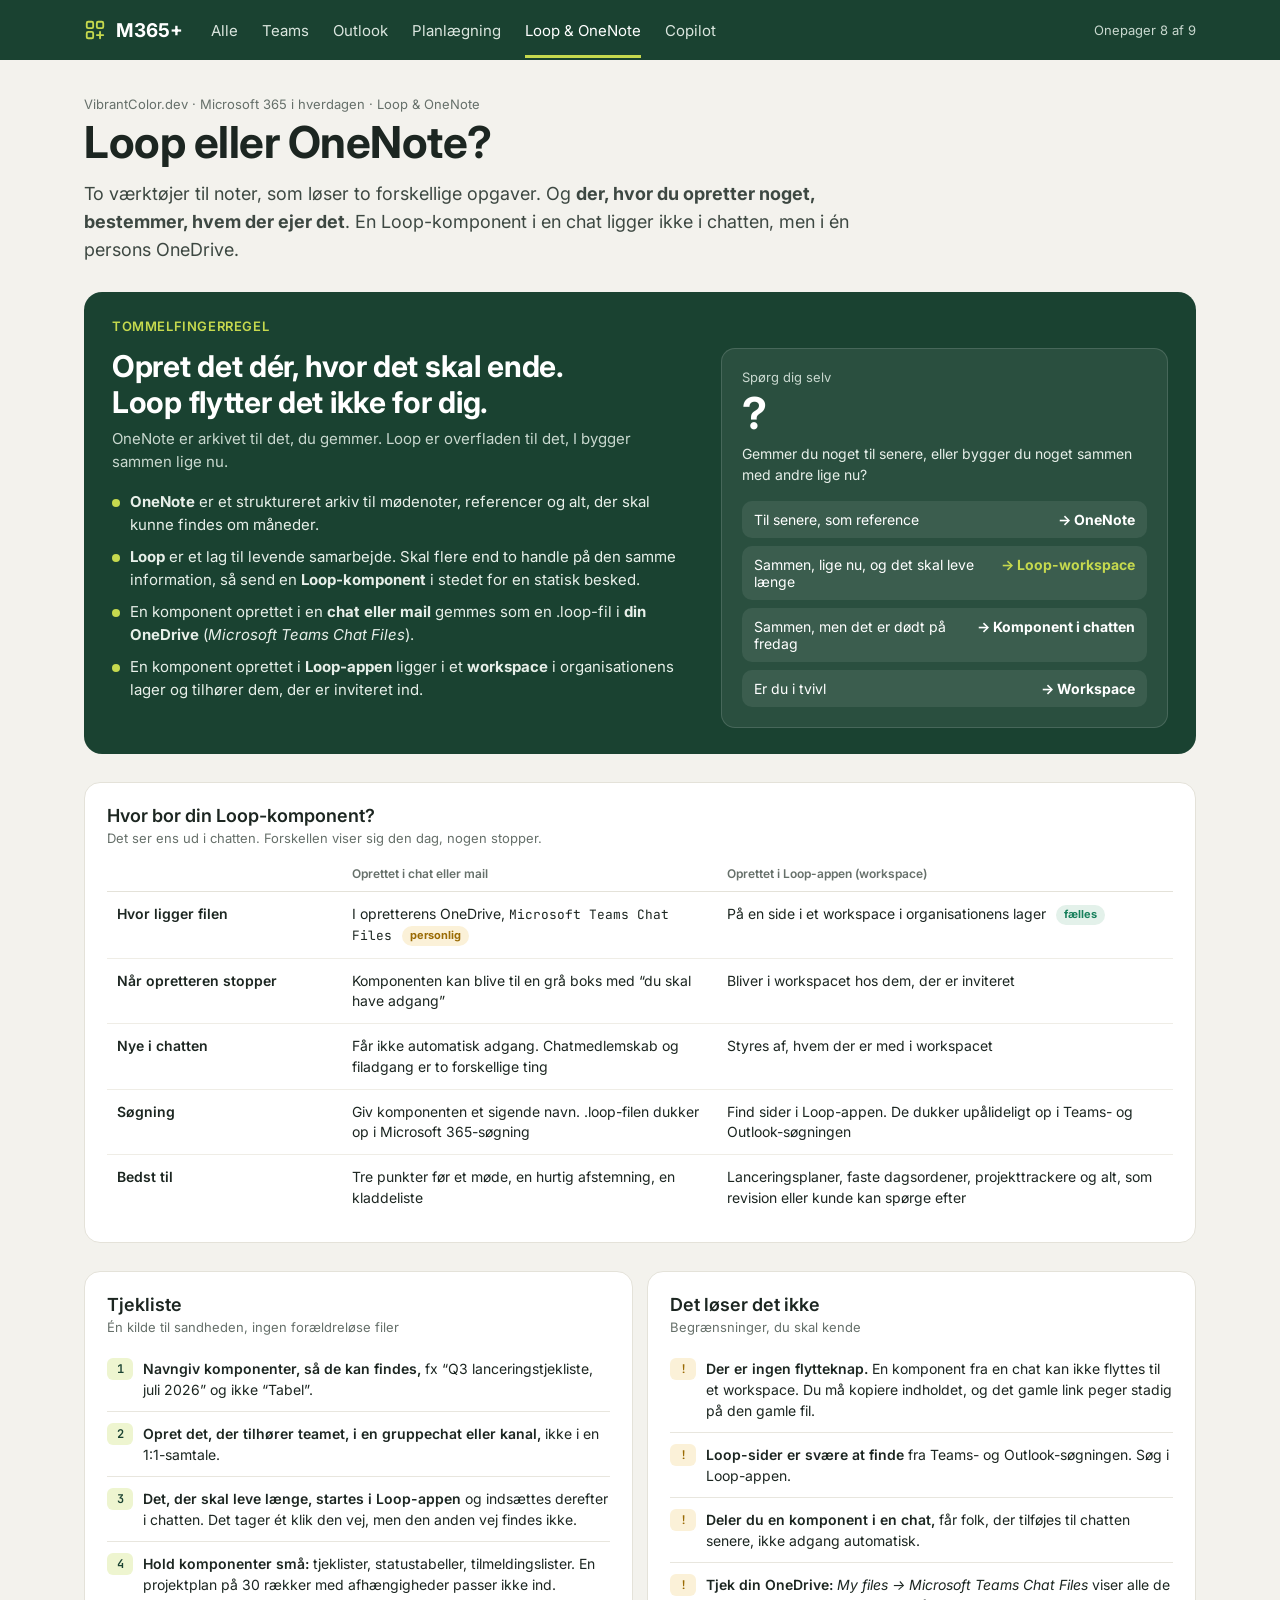
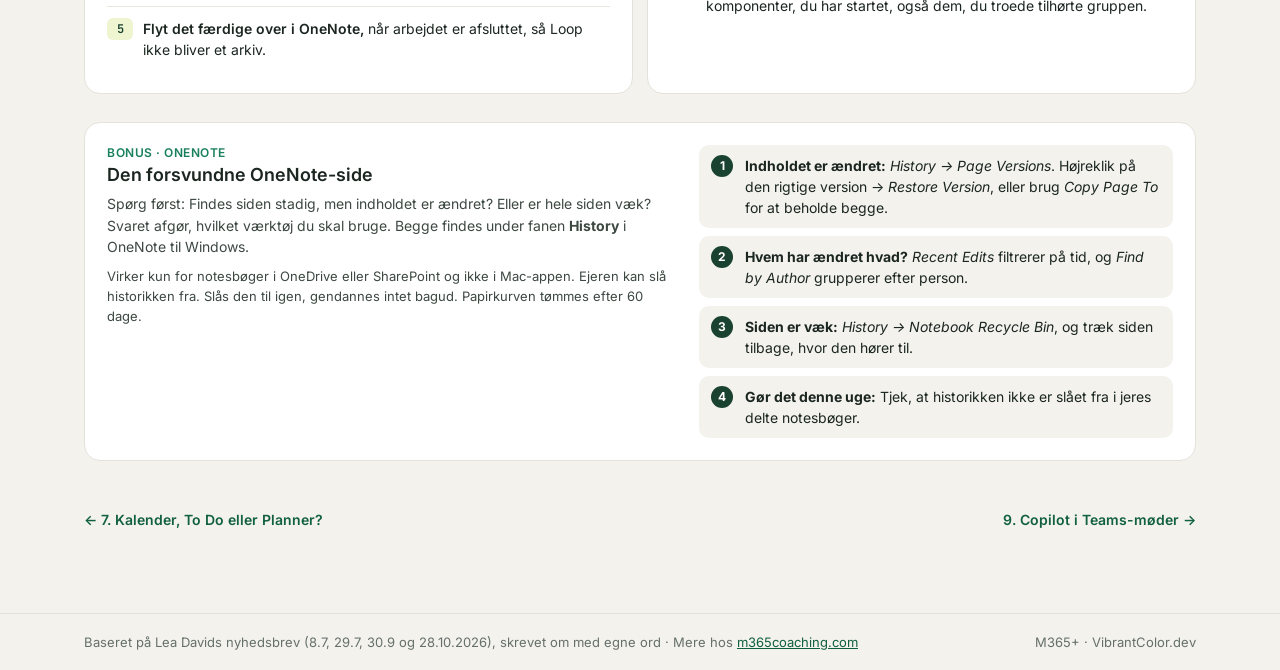
<file: 08-loop-eller-onenote.html>
<!doctype html>
<html lang="da">
<head>
<meta charset="utf-8"><meta name="viewport" content="width=device-width, initial-scale=1">
<meta name="design-system" content="Limfjord">
<title>Loop eller OneNote? · M365+ onepager 8</title>
<link rel="preconnect" href="https://fonts.googleapis.com">
<link href="https://fonts.googleapis.com/css2?family=Inter:wght@400;500;600;700&family=JetBrains+Mono:wght@500;600&display=swap" rel="stylesheet">
<style>
/* Limfjord — værdierne følger limfjord/tokens.json */
:root{--forest:#1a4231;--forest-deep:#12291f;--green:#18805c;--lime:#c6d94e;--bg:#f3f2ed;--card:#fff;
--border:#e4e2d9;--rule:#e8e6de;--ink:#1c2621;--ink-2:#3d4842;--sec:#66706a;--mono:'JetBrains Mono',Consolas,monospace}
*{box-sizing:border-box}
body{margin:0;background:var(--bg);color:var(--ink);font-family:Inter,'Segoe UI',Roboto,system-ui,sans-serif}
a{color:#11603f}a:hover{color:#0b4a30}
.wrap{max-width:1160px;margin:0 auto;padding:0 24px}
.card{background:var(--card);border:1px solid var(--border);border-radius:16px;padding:22px}
.muted{color:var(--sec)} .mono{font-family:var(--mono);font-size:.92em}
header{background:var(--forest);color:#fff}
nav{min-height:60px;display:flex;flex-wrap:wrap;align-items:center;gap:8px 28px}
.brand{color:#fff;text-decoration:none;font-size:19px;font-weight:700;display:flex;align-items:center;gap:10px;padding:14px 0}
.brand:hover{color:#fff}
.tabs{display:flex;flex-wrap:wrap;gap:4px 24px;font-size:15px;flex:1 1 auto}
.tabs a{color:#dbe6df;text-decoration:none;padding:18px 0 15px;border-bottom:3px solid transparent}
.tabs a.on,.tabs a:hover{color:#fff}.tabs a.on{border-bottom-color:var(--lime)}
.stamp{font-size:13px;color:#c9d8cf}
main.wrap{padding-top:36px;padding-bottom:64px;display:flex;flex-direction:column;gap:28px}
.hero h1{margin:0;font-size:clamp(30px,5vw,44px);line-height:1.1;font-weight:700;letter-spacing:-.5px}
.hero p.lead{margin:14px 0 0;font-size:18px;line-height:1.55;color:var(--ink-2);max-width:780px}
.panel{background:var(--forest);color:#fff;border-radius:18px;padding:26px 28px}
.panel h2{margin:0;font-size:13px;font-weight:600;letter-spacing:.6px;text-transform:uppercase;color:var(--lime)}
.sig{display:grid;grid-template-columns:minmax(0,1.3fr) minmax(0,1fr);gap:28px;margin-top:14px}
@media(max-width:820px){.sig{grid-template-columns:1fr}}
.sig h3{margin:0;font-size:30px;font-weight:700;letter-spacing:-.3px;line-height:1.2}
.sig .sub{margin:8px 0 0;color:#c9d8cf;font-size:15px;line-height:1.5}
.sig ul{margin:18px 0 0;padding:0;list-style:none;display:flex;flex-direction:column;gap:10px}
.sig li{position:relative;padding-left:18px;font-size:15px;line-height:1.5;color:#e7efe9}
.sig li:before{content:"";position:absolute;left:0;top:8px;width:8px;height:8px;border-radius:50%;background:var(--lime)}
.sig .mono{color:#fff}
.ask{background:rgba(255,255,255,.07);border:1px solid rgba(255,255,255,.14);border-radius:14px;padding:20px}
.big{font-size:44px;font-weight:700;line-height:1;margin-top:6px}
.big span{font-size:16px;font-weight:500;color:#c9d8cf}
.route{display:flex;flex-direction:column;gap:8px;margin-top:16px;font-size:14px}
.route div{display:flex;justify-content:space-between;gap:10px;padding:10px 12px;border-radius:10px;background:rgba(255,255,255,.08)}
.route b{white-space:nowrap;text-align:right}
.route .yes b{color:var(--lime)}
.duo{display:grid;grid-template-columns:repeat(auto-fit,minmax(min(300px,100%),1fr));gap:14px}
.mini{background:#fff;border:1px solid var(--border);border-radius:14px;padding:18px 20px;display:flex;gap:14px;align-items:flex-start}
.mini .ic{flex:none;width:40px;height:40px;border-radius:10px;display:grid;place-items:center;background:#eef5d0}
.mini h3{margin:0;font-size:17px;font-weight:600}
.mini p{margin:4px 0 0;font-size:14px;line-height:1.5;color:var(--ink-2)}
.card h2{margin:0 0 4px;font-size:18px;font-weight:600}
.scroll{overflow-x:auto}
.tbl{width:100%;border-collapse:collapse;font-size:14px;min-width:640px;margin-top:10px}
.tbl th{text-align:left;font-size:12px;font-weight:600;color:var(--sec);padding:10px 10px;border-bottom:1px solid var(--border)}
.tbl td{padding:12px 10px;border-bottom:1px solid #efede6;vertical-align:top;line-height:1.45}
.tbl td:first-child{font-weight:600;width:22%}
.tbl tr:last-child td{border-bottom:none}
.tag{display:inline-block;font-size:11px;font-weight:700;padding:2px 8px;border-radius:999px;margin-left:6px;vertical-align:1px;white-space:nowrap}
.tag.ok{background:#e3f1ea;color:#18805c}.tag.warn{background:#fbf1d8;color:#9a6b05}.tag.no{background:#fbe3e8;color:#b8304d}
.grid2{display:grid;grid-template-columns:repeat(auto-fit,minmax(min(340px,100%),1fr));gap:14px}
.check{list-style:none;margin:12px 0 0;padding:0;display:flex;flex-direction:column}
.check li{display:grid;grid-template-columns:26px minmax(0,1fr);gap:10px;padding:11px 0;border-bottom:1px solid var(--rule);font-size:14px;line-height:1.5}
.check li:last-child{border-bottom:none}
.check .n,.check .x{font-family:var(--mono);font-size:12px;font-weight:600;border-radius:6px;height:22px;display:grid;place-items:center}
.check .n{color:var(--forest);background:#eef5d0}
.check .x{color:#9a6b05;background:#fbf1d8}
.check b{font-weight:600}
.tip{display:grid;grid-template-columns:minmax(0,1.2fr) minmax(0,1fr);gap:24px;align-items:start}
@media(max-width:820px){.tip{grid-template-columns:1fr}}
.tip p{margin:8px 0 0;font-size:14px;line-height:1.55;color:var(--ink-2)}
.steps{counter-reset:s;list-style:none;margin:0;padding:0;display:flex;flex-direction:column;gap:8px}
.steps li{counter-increment:s;position:relative;font-size:14px;line-height:1.5;background:var(--bg);border-radius:10px;padding:10px 12px 10px 46px}
.steps li:before{content:counter(s);position:absolute;left:12px;top:10px;width:22px;height:22px;border-radius:50%;background:var(--forest);color:#fff;font-size:12px;font-weight:700;display:grid;place-items:center}
.kicker{font-size:12px;font-weight:600;letter-spacing:.5px;text-transform:uppercase;color:var(--green)}
.pager{display:flex;justify-content:space-between;gap:12px;flex-wrap:wrap;font-size:14px}
.pager a{text-decoration:none;font-weight:600}
.series{display:grid;grid-template-columns:repeat(auto-fit,minmax(min(330px,100%),1fr));gap:14px}
.op{background:#fff;border:1px solid var(--border);border-radius:16px;padding:20px 22px;text-decoration:none;color:var(--ink);display:flex;flex-direction:column;gap:8px;transition:border-color .15s,transform .15s}
.op:hover{border-color:var(--green);transform:translateY(-2px);color:var(--ink)}
.op .top{display:flex;justify-content:space-between;align-items:center;gap:10px}
.op .nr{font-family:var(--mono);font-size:12px;font-weight:600;color:var(--forest);background:#eef5d0;border-radius:6px;padding:2px 8px}
.op .grp{font-size:12px;color:var(--sec)}
.op h3{margin:4px 0 0;font-size:20px;font-weight:700;letter-spacing:-.2px}
.op p{margin:0;font-size:14px;line-height:1.5;color:var(--ink-2)}
.op .rule{border-left:3px solid var(--lime);padding-left:10px;font-weight:600;color:var(--ink)}
footer{border-top:1px solid var(--border)}
footer .wrap{padding-top:20px;padding-bottom:20px;display:flex;flex-wrap:wrap;justify-content:space-between;gap:8px;font-size:13px;color:var(--sec)}
@media(max-width:600px){.wrap{padding:0 16px}.panel{padding:20px}.card{padding:18px}.stamp{display:none}}
@media print{
  @page{size:A4;margin:10mm}
  html{zoom:var(--pz,.52)}
  body{background:#fff;-webkit-print-color-adjust:exact;print-color-adjust:exact}
  .wrap{max-width:none;padding:0}
  main.wrap{padding-top:16px;padding-bottom:0;gap:14px}
  .card,.mini,.panel,.op{break-inside:avoid}
  .tbl{min-width:0}.pager{display:none}
  nav{min-height:44px}.brand{padding:8px 0}.tabs a{padding:12px 0 9px}
}
</style><style>:root{--pz:0.47}</style>
</head>
<body>
<header><nav class="wrap" aria-label="Serie">
  <a class="brand" href="index.html"><svg width="22" height="22" viewBox="0 0 24 24" fill="none" stroke="#c6d94e" stroke-width="2" stroke-linecap="round" stroke-linejoin="round" aria-hidden="true"><rect x="3" y="3" width="7" height="7" rx="1.5"/><rect x="14" y="3" width="7" height="7" rx="1.5"/><rect x="3" y="14" width="7" height="7" rx="1.5"/><path d="M17.5 14v7M14 17.5h7"/></svg> M365+</a>
  <div class="tabs"><a href="index.html">Alle</a><a href="01-teams-chat-eller-kanal.html">Teams</a><a href="04-outlook-triage.html">Outlook</a><a href="07-kalender-og-tid.html">Planlægning</a><a href="08-loop-eller-onenote.html" class="on">Loop &amp; OneNote</a><a href="09-copilot-i-teams-moder.html">Copilot</a></div>
  <span class="stamp">Onepager 8 af 9</span>
</nav></header>
<main class="wrap">
<section class="hero" aria-labelledby="hero-title">
    <p class="muted" style="margin:0 0 6px;font-size:13px">VibrantColor.dev · Microsoft 365 i hverdagen · Loop &amp; OneNote</p>
    <h1 id="hero-title">Loop eller OneNote?</h1>
    <p class="lead">To værktøjer til noter, som løser to forskellige opgaver. Og <b>der, hvor du opretter noget, bestemmer, hvem der ejer det</b>. En Loop-komponent i en chat ligger ikke i chatten, men i én persons OneDrive.</p>
  </section>
<section class="panel" aria-labelledby="rule-title">
    <h2 id="rule-title">Tommelfingerregel</h2>
    <div class="sig">
      <div>
        <h3>Opret det dér, hvor det skal ende.<br>Loop flytter det ikke for dig.</h3>
        <p class="sub">OneNote er arkivet til det, du gemmer. Loop er overfladen til det, I bygger sammen lige nu.</p>
        <ul><li><b>OneNote</b> er et struktureret arkiv til mødenoter, referencer og alt, der skal kunne findes om måneder.</li><li><b>Loop</b> er et lag til levende samarbejde. Skal flere end to handle på den samme information, så send en <b>Loop-komponent</b> i stedet for en statisk besked.</li><li>En komponent oprettet i en <b>chat eller mail</b> gemmes som en .loop-fil i <b>din OneDrive</b> (<i>Microsoft Teams Chat Files</i>).</li><li>En komponent oprettet i <b>Loop-appen</b> ligger i et <b>workspace</b> i organisationens lager og tilhører dem, der er inviteret ind.</li></ul>
      </div>
      <div class="ask">
        <div style="font-size:13px;color:#c9d8cf">Spørg dig selv</div>
        <div class="big">? <span></span></div>
        <div style="font-size:14px;color:#e7efe9;margin-top:8px;line-height:1.5">Gemmer du noget til senere, eller bygger du noget sammen med andre lige nu?</div>
        <div class="route"><div><span>Til senere, som reference</span><b>→ OneNote</b></div><div class="yes"><span>Sammen, lige nu, og det skal leve længe</span><b>→ Loop-workspace</b></div><div><span>Sammen, men det er dødt på fredag</span><b>→ Komponent i chatten</b></div><div><span>Er du i tvivl</span><b>→ Workspace</b></div></div>
      </div>
    </div>
  </section>
<section class="card" aria-labelledby="tbl-title">
    <h2 id="tbl-title">Hvor bor din Loop-komponent?</h2>
    <p class="muted" style="margin:0;font-size:13px">Det ser ens ud i chatten. Forskellen viser sig den dag, nogen stopper.</p>
    <div class="scroll"><table class="tbl"><thead><tr><th></th><th>Oprettet i chat eller mail</th><th>Oprettet i Loop-appen (workspace)</th></tr></thead><tbody><tr><td>Hvor ligger filen</td><td>I opretterens OneDrive, <span class="mono">Microsoft Teams Chat Files</span> <span class="tag warn">personlig</span></td><td>På en side i et workspace i organisationens lager <span class="tag ok">fælles</span></td></tr><tr><td>Når opretteren stopper</td><td>Komponenten kan blive til en grå boks med “du skal have adgang”</td><td>Bliver i workspacet hos dem, der er inviteret</td></tr><tr><td>Nye i chatten</td><td>Får ikke automatisk adgang. Chatmedlemskab og filadgang er to forskellige ting</td><td>Styres af, hvem der er med i workspacet</td></tr><tr><td>Søgning</td><td>Giv komponenten et sigende navn. .loop-filen dukker op i Microsoft 365-søgning</td><td>Find sider i Loop-appen. De dukker upålideligt op i Teams- og Outlook-søgningen</td></tr><tr><td>Bedst til</td><td>Tre punkter før et møde, en hurtig afstemning, en kladdeliste</td><td>Lanceringsplaner, faste dagsordener, projekttrackere og alt, som revision eller kunde kan spørge efter</td></tr></tbody></table></div>
  </section>
<section class="grid2"><div class="card" aria-labelledby="l0">
      <h2 id="l0">Tjekliste</h2>
      <p class="muted" style="margin:0;font-size:13px">Én kilde til sandheden, ingen forældreløse filer</p>
      <ul class="check"><li><span class="n">1</span><span><b>Navngiv komponenter, så de kan findes,</b> fx “Q3 lanceringstjekliste, juli 2026” og ikke “Tabel”.</span></li><li><span class="n">2</span><span><b>Opret det, der tilhører teamet, i en gruppechat eller kanal,</b> ikke i en 1:1-samtale.</span></li><li><span class="n">3</span><span><b>Det, der skal leve længe, startes i Loop-appen</b> og indsættes derefter i chatten. Det tager ét klik den vej, men den anden vej findes ikke.</span></li><li><span class="n">4</span><span><b>Hold komponenter små:</b> tjeklister, statustabeller, tilmeldingslister. En projektplan på 30 rækker med afhængigheder passer ikke ind.</span></li><li><span class="n">5</span><span><b>Flyt det færdige over i OneNote,</b> når arbejdet er afsluttet, så Loop ikke bliver et arkiv.</span></li></ul>
    </div><div class="card" aria-labelledby="l1">
      <h2 id="l1">Det løser det ikke</h2>
      <p class="muted" style="margin:0;font-size:13px">Begrænsninger, du skal kende</p>
      <ul class="check"><li><span class="x">!</span><span><b>Der er ingen flytteknap.</b> En komponent fra en chat kan ikke flyttes til et workspace. Du må kopiere indholdet, og det gamle link peger stadig på den gamle fil.</span></li><li><span class="x">!</span><span><b>Loop-sider er svære at finde</b> fra Teams- og Outlook-søgningen. Søg i Loop-appen.</span></li><li><span class="x">!</span><span><b>Deler du en komponent i en chat,</b> får folk, der tilføjes til chatten senere, ikke adgang automatisk.</span></li><li><span class="x">!</span><span><b>Tjek din OneDrive:</b> <i>My files → Microsoft Teams Chat Files</i> viser alle de komponenter, du har startet, også dem, du troede tilhørte gruppen.</span></li></ul>
    </div></section>
<section class="card" aria-labelledby="bonus-title">
    <div class="tip">
      <div>
        <div class="kicker">Bonus · OneNote</div>
        <h2 id="bonus-title" style="margin-top:4px">Den forsvundne OneNote-side</h2>
        <p>Spørg først: Findes siden stadig, men indholdet er ændret? Eller er hele siden væk? Svaret afgør, hvilket værktøj du skal bruge. Begge findes under fanen <b>History</b> i OneNote til Windows.</p><p class="muted" style="font-size:13px">Virker kun for notesbøger i OneDrive eller SharePoint og ikke i Mac-appen. Ejeren kan slå historikken fra. Slås den til igen, gendannes intet bagud. Papirkurven tømmes efter 60 dage.</p>
      </div>
      <ol class="steps"><li><b>Indholdet er ændret:</b> <i>History → Page Versions</i>. Højreklik på den rigtige version → <i>Restore Version</i>, eller brug <i>Copy Page To</i> for at beholde begge.</li><li><b>Hvem har ændret hvad?</b> <i>Recent Edits</i> filtrerer på tid, og <i>Find by Author</i> grupperer efter person.</li><li><b>Siden er væk:</b> <i>History → Notebook Recycle Bin</i>, og træk siden tilbage, hvor den hører til.</li><li><b>Gør det denne uge:</b> Tjek, at historikken ikke er slået fra i jeres delte notesbøger.</li></ol>
    </div>
  </section>
<nav class="pager" aria-label="Bladr"><a href="07-kalender-og-tid.html">← 7. Kalender, To Do eller Planner?</a><a href="09-copilot-i-teams-moder.html">9. Copilot i Teams-møder →</a></nav>
</main>
<footer><div class="wrap">
  <span>Baseret på Lea Davids nyhedsbrev (8.7, 29.7, 30.9 og 28.10.2026), skrevet om med egne ord · Mere hos <a href="https://m365coaching.com">m365coaching.com</a></span>
  <span>M365+ · VibrantColor.dev</span>
</div></footer>
</body>
</html>
</file>
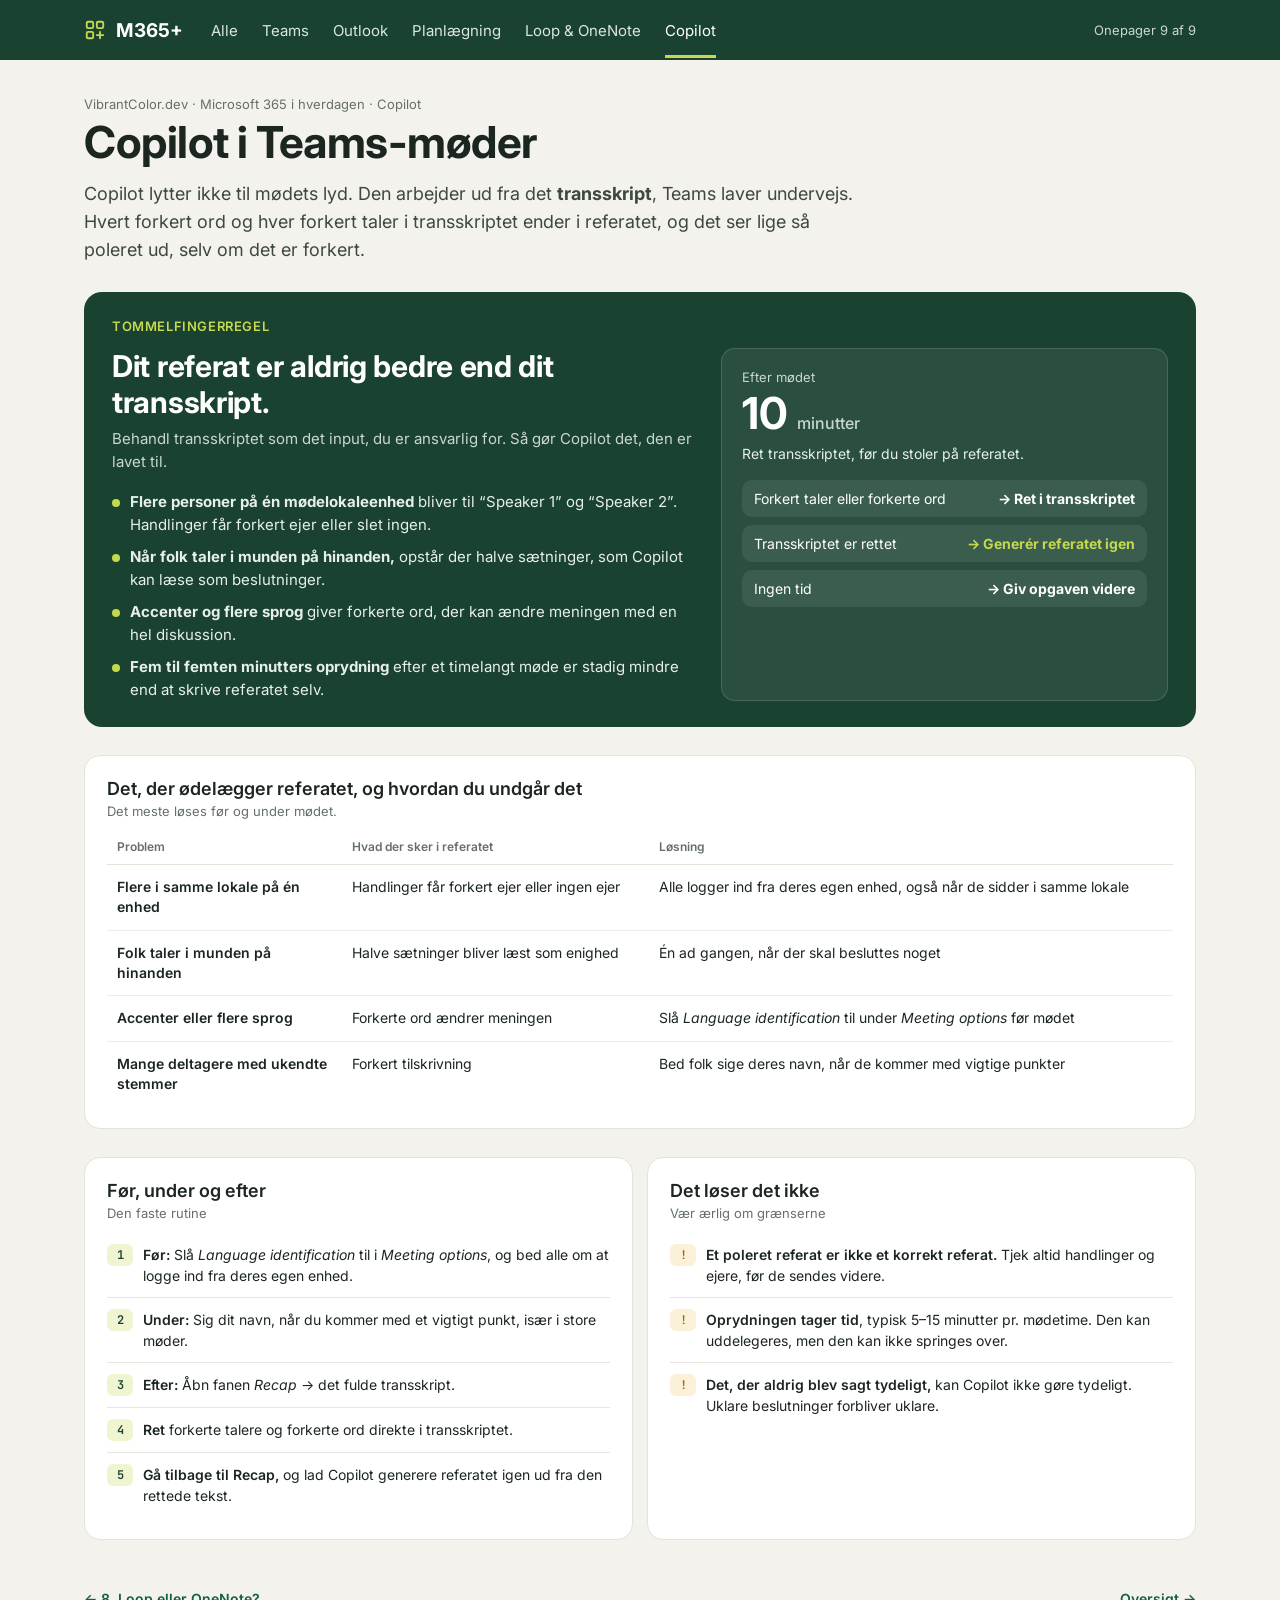
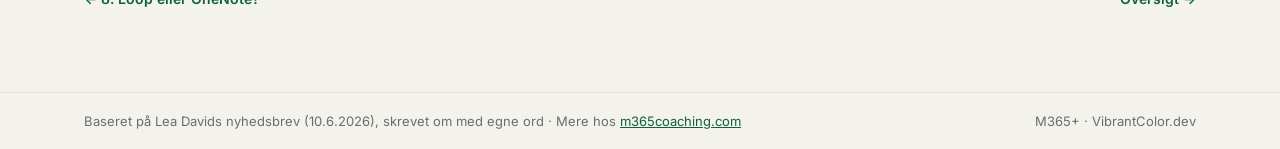
<file: 09-copilot-i-teams-moder.html>
<!doctype html>
<html lang="da">
<head>
<meta charset="utf-8"><meta name="viewport" content="width=device-width, initial-scale=1">
<meta name="design-system" content="Limfjord">
<title>Copilot i Teams-møder · M365+ onepager 9</title>
<link rel="preconnect" href="https://fonts.googleapis.com">
<link href="https://fonts.googleapis.com/css2?family=Inter:wght@400;500;600;700&family=JetBrains+Mono:wght@500;600&display=swap" rel="stylesheet">
<style>
/* Limfjord — værdierne følger limfjord/tokens.json */
:root{--forest:#1a4231;--forest-deep:#12291f;--green:#18805c;--lime:#c6d94e;--bg:#f3f2ed;--card:#fff;
--border:#e4e2d9;--rule:#e8e6de;--ink:#1c2621;--ink-2:#3d4842;--sec:#66706a;--mono:'JetBrains Mono',Consolas,monospace}
*{box-sizing:border-box}
body{margin:0;background:var(--bg);color:var(--ink);font-family:Inter,'Segoe UI',Roboto,system-ui,sans-serif}
a{color:#11603f}a:hover{color:#0b4a30}
.wrap{max-width:1160px;margin:0 auto;padding:0 24px}
.card{background:var(--card);border:1px solid var(--border);border-radius:16px;padding:22px}
.muted{color:var(--sec)} .mono{font-family:var(--mono);font-size:.92em}
header{background:var(--forest);color:#fff}
nav{min-height:60px;display:flex;flex-wrap:wrap;align-items:center;gap:8px 28px}
.brand{color:#fff;text-decoration:none;font-size:19px;font-weight:700;display:flex;align-items:center;gap:10px;padding:14px 0}
.brand:hover{color:#fff}
.tabs{display:flex;flex-wrap:wrap;gap:4px 24px;font-size:15px;flex:1 1 auto}
.tabs a{color:#dbe6df;text-decoration:none;padding:18px 0 15px;border-bottom:3px solid transparent}
.tabs a.on,.tabs a:hover{color:#fff}.tabs a.on{border-bottom-color:var(--lime)}
.stamp{font-size:13px;color:#c9d8cf}
main.wrap{padding-top:36px;padding-bottom:64px;display:flex;flex-direction:column;gap:28px}
.hero h1{margin:0;font-size:clamp(30px,5vw,44px);line-height:1.1;font-weight:700;letter-spacing:-.5px}
.hero p.lead{margin:14px 0 0;font-size:18px;line-height:1.55;color:var(--ink-2);max-width:780px}
.panel{background:var(--forest);color:#fff;border-radius:18px;padding:26px 28px}
.panel h2{margin:0;font-size:13px;font-weight:600;letter-spacing:.6px;text-transform:uppercase;color:var(--lime)}
.sig{display:grid;grid-template-columns:minmax(0,1.3fr) minmax(0,1fr);gap:28px;margin-top:14px}
@media(max-width:820px){.sig{grid-template-columns:1fr}}
.sig h3{margin:0;font-size:30px;font-weight:700;letter-spacing:-.3px;line-height:1.2}
.sig .sub{margin:8px 0 0;color:#c9d8cf;font-size:15px;line-height:1.5}
.sig ul{margin:18px 0 0;padding:0;list-style:none;display:flex;flex-direction:column;gap:10px}
.sig li{position:relative;padding-left:18px;font-size:15px;line-height:1.5;color:#e7efe9}
.sig li:before{content:"";position:absolute;left:0;top:8px;width:8px;height:8px;border-radius:50%;background:var(--lime)}
.sig .mono{color:#fff}
.ask{background:rgba(255,255,255,.07);border:1px solid rgba(255,255,255,.14);border-radius:14px;padding:20px}
.big{font-size:44px;font-weight:700;line-height:1;margin-top:6px}
.big span{font-size:16px;font-weight:500;color:#c9d8cf}
.route{display:flex;flex-direction:column;gap:8px;margin-top:16px;font-size:14px}
.route div{display:flex;justify-content:space-between;gap:10px;padding:10px 12px;border-radius:10px;background:rgba(255,255,255,.08)}
.route b{white-space:nowrap;text-align:right}
.route .yes b{color:var(--lime)}
.duo{display:grid;grid-template-columns:repeat(auto-fit,minmax(min(300px,100%),1fr));gap:14px}
.mini{background:#fff;border:1px solid var(--border);border-radius:14px;padding:18px 20px;display:flex;gap:14px;align-items:flex-start}
.mini .ic{flex:none;width:40px;height:40px;border-radius:10px;display:grid;place-items:center;background:#eef5d0}
.mini h3{margin:0;font-size:17px;font-weight:600}
.mini p{margin:4px 0 0;font-size:14px;line-height:1.5;color:var(--ink-2)}
.card h2{margin:0 0 4px;font-size:18px;font-weight:600}
.scroll{overflow-x:auto}
.tbl{width:100%;border-collapse:collapse;font-size:14px;min-width:640px;margin-top:10px}
.tbl th{text-align:left;font-size:12px;font-weight:600;color:var(--sec);padding:10px 10px;border-bottom:1px solid var(--border)}
.tbl td{padding:12px 10px;border-bottom:1px solid #efede6;vertical-align:top;line-height:1.45}
.tbl td:first-child{font-weight:600;width:22%}
.tbl tr:last-child td{border-bottom:none}
.tag{display:inline-block;font-size:11px;font-weight:700;padding:2px 8px;border-radius:999px;margin-left:6px;vertical-align:1px;white-space:nowrap}
.tag.ok{background:#e3f1ea;color:#18805c}.tag.warn{background:#fbf1d8;color:#9a6b05}.tag.no{background:#fbe3e8;color:#b8304d}
.grid2{display:grid;grid-template-columns:repeat(auto-fit,minmax(min(340px,100%),1fr));gap:14px}
.check{list-style:none;margin:12px 0 0;padding:0;display:flex;flex-direction:column}
.check li{display:grid;grid-template-columns:26px minmax(0,1fr);gap:10px;padding:11px 0;border-bottom:1px solid var(--rule);font-size:14px;line-height:1.5}
.check li:last-child{border-bottom:none}
.check .n,.check .x{font-family:var(--mono);font-size:12px;font-weight:600;border-radius:6px;height:22px;display:grid;place-items:center}
.check .n{color:var(--forest);background:#eef5d0}
.check .x{color:#9a6b05;background:#fbf1d8}
.check b{font-weight:600}
.tip{display:grid;grid-template-columns:minmax(0,1.2fr) minmax(0,1fr);gap:24px;align-items:start}
@media(max-width:820px){.tip{grid-template-columns:1fr}}
.tip p{margin:8px 0 0;font-size:14px;line-height:1.55;color:var(--ink-2)}
.steps{counter-reset:s;list-style:none;margin:0;padding:0;display:flex;flex-direction:column;gap:8px}
.steps li{counter-increment:s;position:relative;font-size:14px;line-height:1.5;background:var(--bg);border-radius:10px;padding:10px 12px 10px 46px}
.steps li:before{content:counter(s);position:absolute;left:12px;top:10px;width:22px;height:22px;border-radius:50%;background:var(--forest);color:#fff;font-size:12px;font-weight:700;display:grid;place-items:center}
.kicker{font-size:12px;font-weight:600;letter-spacing:.5px;text-transform:uppercase;color:var(--green)}
.pager{display:flex;justify-content:space-between;gap:12px;flex-wrap:wrap;font-size:14px}
.pager a{text-decoration:none;font-weight:600}
.series{display:grid;grid-template-columns:repeat(auto-fit,minmax(min(330px,100%),1fr));gap:14px}
.op{background:#fff;border:1px solid var(--border);border-radius:16px;padding:20px 22px;text-decoration:none;color:var(--ink);display:flex;flex-direction:column;gap:8px;transition:border-color .15s,transform .15s}
.op:hover{border-color:var(--green);transform:translateY(-2px);color:var(--ink)}
.op .top{display:flex;justify-content:space-between;align-items:center;gap:10px}
.op .nr{font-family:var(--mono);font-size:12px;font-weight:600;color:var(--forest);background:#eef5d0;border-radius:6px;padding:2px 8px}
.op .grp{font-size:12px;color:var(--sec)}
.op h3{margin:4px 0 0;font-size:20px;font-weight:700;letter-spacing:-.2px}
.op p{margin:0;font-size:14px;line-height:1.5;color:var(--ink-2)}
.op .rule{border-left:3px solid var(--lime);padding-left:10px;font-weight:600;color:var(--ink)}
footer{border-top:1px solid var(--border)}
footer .wrap{padding-top:20px;padding-bottom:20px;display:flex;flex-wrap:wrap;justify-content:space-between;gap:8px;font-size:13px;color:var(--sec)}
@media(max-width:600px){.wrap{padding:0 16px}.panel{padding:20px}.card{padding:18px}.stamp{display:none}}
@media print{
  @page{size:A4;margin:10mm}
  html{zoom:var(--pz,.52)}
  body{background:#fff;-webkit-print-color-adjust:exact;print-color-adjust:exact}
  .wrap{max-width:none;padding:0}
  main.wrap{padding-top:16px;padding-bottom:0;gap:14px}
  .card,.mini,.panel,.op{break-inside:avoid}
  .tbl{min-width:0}.pager{display:none}
  nav{min-height:44px}.brand{padding:8px 0}.tabs a{padding:12px 0 9px}
}
</style>
</head>
<body>
<header><nav class="wrap" aria-label="Serie">
  <a class="brand" href="index.html"><svg width="22" height="22" viewBox="0 0 24 24" fill="none" stroke="#c6d94e" stroke-width="2" stroke-linecap="round" stroke-linejoin="round" aria-hidden="true"><rect x="3" y="3" width="7" height="7" rx="1.5"/><rect x="14" y="3" width="7" height="7" rx="1.5"/><rect x="3" y="14" width="7" height="7" rx="1.5"/><path d="M17.5 14v7M14 17.5h7"/></svg> M365+</a>
  <div class="tabs"><a href="index.html">Alle</a><a href="01-teams-chat-eller-kanal.html">Teams</a><a href="04-outlook-triage.html">Outlook</a><a href="07-kalender-og-tid.html">Planlægning</a><a href="08-loop-eller-onenote.html">Loop &amp; OneNote</a><a href="09-copilot-i-teams-moder.html" class="on">Copilot</a></div>
  <span class="stamp">Onepager 9 af 9</span>
</nav></header>
<main class="wrap">
<section class="hero" aria-labelledby="hero-title">
    <p class="muted" style="margin:0 0 6px;font-size:13px">VibrantColor.dev · Microsoft 365 i hverdagen · Copilot</p>
    <h1 id="hero-title">Copilot i Teams-møder</h1>
    <p class="lead">Copilot lytter ikke til mødets lyd. Den arbejder ud fra det <b>transskript</b>, Teams laver undervejs. Hvert forkert ord og hver forkert taler i transskriptet ender i referatet, og det ser lige så poleret ud, selv om det er forkert.</p>
  </section>
<section class="panel" aria-labelledby="rule-title">
    <h2 id="rule-title">Tommelfingerregel</h2>
    <div class="sig">
      <div>
        <h3>Dit referat er aldrig bedre end dit transskript.</h3>
        <p class="sub">Behandl transskriptet som det input, du er ansvarlig for. Så gør Copilot det, den er lavet til.</p>
        <ul><li><b>Flere personer på én mødelokaleenhed</b> bliver til “Speaker 1” og “Speaker 2”. Handlinger får forkert ejer eller slet ingen.</li><li><b>Når folk taler i munden på hinanden,</b> opstår der halve sætninger, som Copilot kan læse som beslutninger.</li><li><b>Accenter og flere sprog</b> giver forkerte ord, der kan ændre meningen med en hel diskussion.</li><li><b>Fem til femten minutters oprydning</b> efter et timelangt møde er stadig mindre end at skrive referatet selv.</li></ul>
      </div>
      <div class="ask">
        <div style="font-size:13px;color:#c9d8cf">Efter mødet</div>
        <div class="big">10 <span>minutter</span></div>
        <div style="font-size:14px;color:#e7efe9;margin-top:8px;line-height:1.5">Ret transskriptet, før du stoler på referatet.</div>
        <div class="route"><div><span>Forkert taler eller forkerte ord</span><b>→ Ret i transskriptet</b></div><div class="yes"><span>Transskriptet er rettet</span><b>→ Generér referatet igen</b></div><div><span>Ingen tid</span><b>→ Giv opgaven videre</b></div></div>
      </div>
    </div>
  </section>
<section class="card" aria-labelledby="tbl-title">
    <h2 id="tbl-title">Det, der ødelægger referatet, og hvordan du undgår det</h2>
    <p class="muted" style="margin:0;font-size:13px">Det meste løses før og under mødet.</p>
    <div class="scroll"><table class="tbl"><thead><tr><th>Problem</th><th>Hvad der sker i referatet</th><th>Løsning</th></tr></thead><tbody><tr><td>Flere i samme lokale på én enhed</td><td>Handlinger får forkert ejer eller ingen ejer</td><td>Alle logger ind fra deres egen enhed, også når de sidder i samme lokale</td></tr><tr><td>Folk taler i munden på hinanden</td><td>Halve sætninger bliver læst som enighed</td><td>Én ad gangen, når der skal besluttes noget</td></tr><tr><td>Accenter eller flere sprog</td><td>Forkerte ord ændrer meningen</td><td>Slå <i>Language identification</i> til under <i>Meeting options</i> før mødet</td></tr><tr><td>Mange deltagere med ukendte stemmer</td><td>Forkert tilskrivning</td><td>Bed folk sige deres navn, når de kommer med vigtige punkter</td></tr></tbody></table></div>
  </section>
<section class="grid2"><div class="card" aria-labelledby="l0">
      <h2 id="l0">Før, under og efter</h2>
      <p class="muted" style="margin:0;font-size:13px">Den faste rutine</p>
      <ul class="check"><li><span class="n">1</span><span><b>Før:</b> Slå <i>Language identification</i> til i <i>Meeting options</i>, og bed alle om at logge ind fra deres egen enhed.</span></li><li><span class="n">2</span><span><b>Under:</b> Sig dit navn, når du kommer med et vigtigt punkt, især i store møder.</span></li><li><span class="n">3</span><span><b>Efter:</b> Åbn fanen <i>Recap</i> → det fulde transskript.</span></li><li><span class="n">4</span><span><b>Ret</b> forkerte talere og forkerte ord direkte i transskriptet.</span></li><li><span class="n">5</span><span><b>Gå tilbage til Recap,</b> og lad Copilot generere referatet igen ud fra den rettede tekst.</span></li></ul>
    </div><div class="card" aria-labelledby="l1">
      <h2 id="l1">Det løser det ikke</h2>
      <p class="muted" style="margin:0;font-size:13px">Vær ærlig om grænserne</p>
      <ul class="check"><li><span class="x">!</span><span><b>Et poleret referat er ikke et korrekt referat.</b> Tjek altid handlinger og ejere, før de sendes videre.</span></li><li><span class="x">!</span><span><b>Oprydningen tager tid</b>, typisk 5–15 minutter pr. mødetime. Den kan uddelegeres, men den kan ikke springes over.</span></li><li><span class="x">!</span><span><b>Det, der aldrig blev sagt tydeligt,</b> kan Copilot ikke gøre tydeligt. Uklare beslutninger forbliver uklare.</span></li></ul>
    </div></section>
<nav class="pager" aria-label="Bladr"><a href="08-loop-eller-onenote.html">← 8. Loop eller OneNote?</a><a href="index.html">Oversigt →</a></nav>
</main>
<footer><div class="wrap">
  <span>Baseret på Lea Davids nyhedsbrev (10.6.2026), skrevet om med egne ord · Mere hos <a href="https://m365coaching.com">m365coaching.com</a></span>
  <span>M365+ · VibrantColor.dev</span>
</div></footer>
</body>
</html>
</file>
